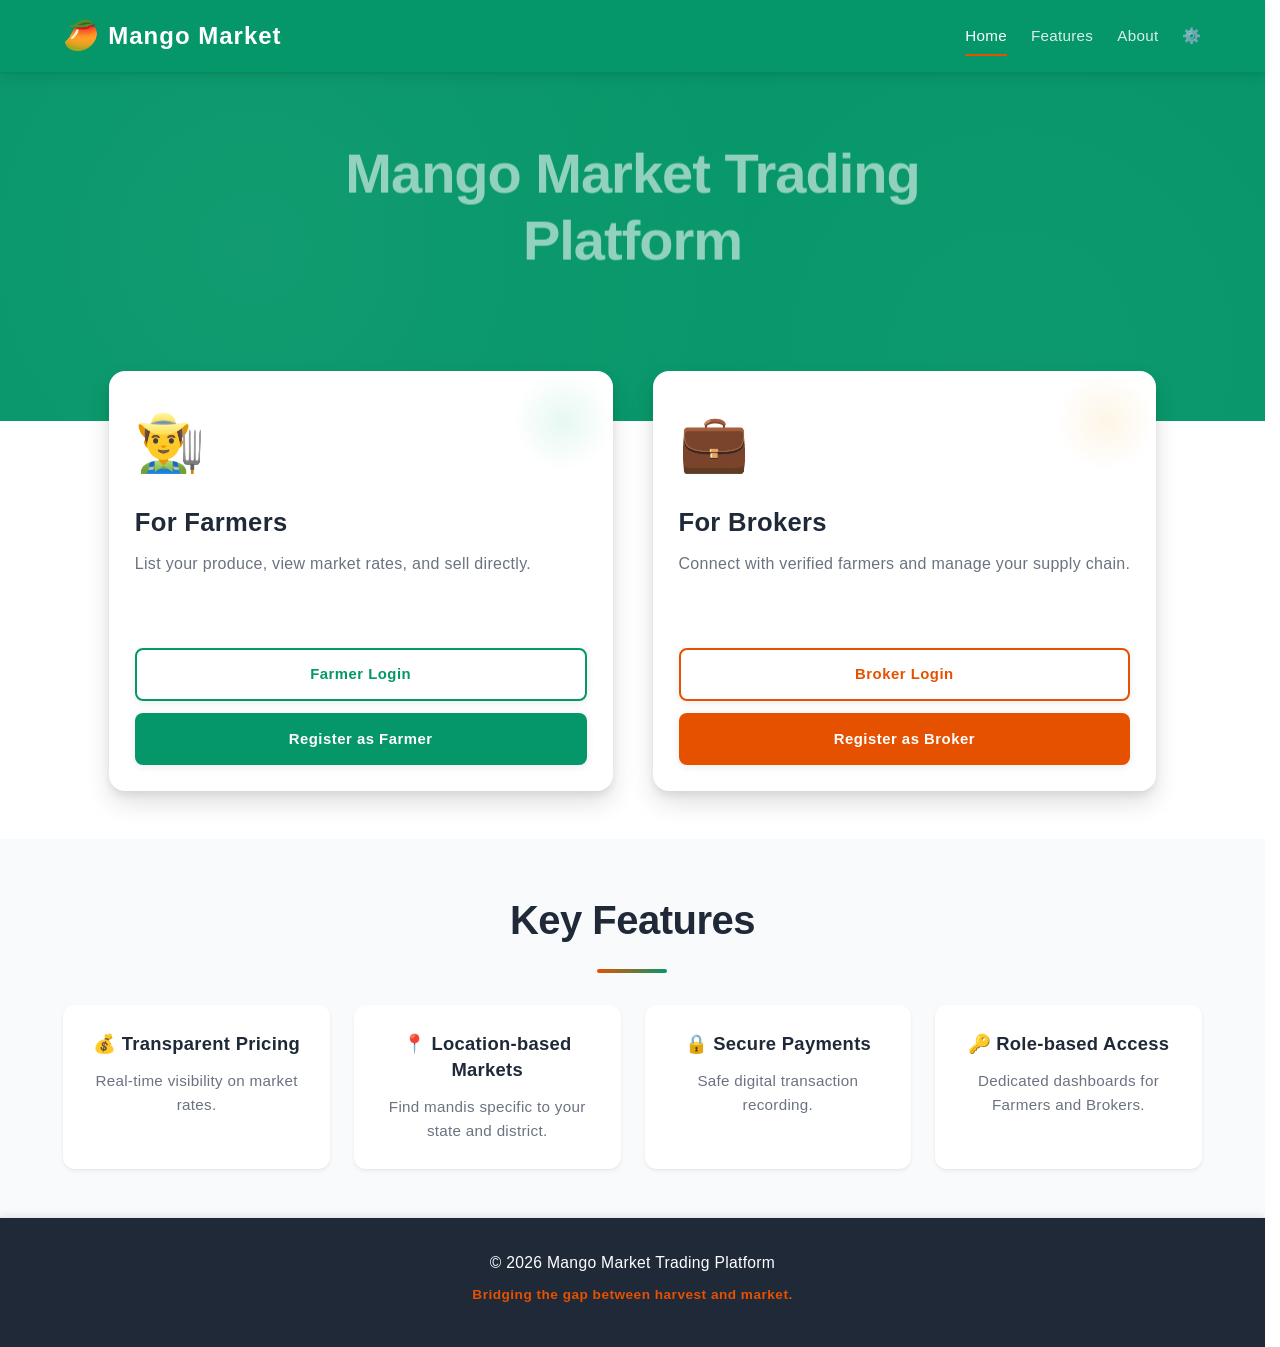
<file: frontend/index.html>
<!DOCTYPE html>
<html lang="en">
<head>
    <meta charset="UTF-8">
    <meta name="viewport" content="width=device-width, initial-scale=1.0">
    <meta http-equiv="refresh" content="0; url=html/home.html">
    <title>Redirecting...</title>
    <style>
        body {
            margin: 0;
            padding: 0;
            font-family: Arial, sans-serif;
            background-color: #f5f5f5;
        }
        .container {
            display: flex;
            justify-content: center;
            align-items: center;
            min-height: 100vh;
        }
        .message {
            text-align: center;
            background-color: #fff;
            padding: 40px;
            border-radius: 8px;
            box-shadow: 0 2px 8px rgba(0, 0, 0, 0.1);
        }
        .message h1 {
            color: #333;
            margin-top: 0;
        }
        .message p {
            color: #666;
            margin-bottom: 0;
        }
        .message a {
            color: #2e7d32;
            text-decoration: none;
            font-weight: bold;
        }
        .message a:hover {
            text-decoration: underline;
        }
    </style>
</head>
<body>
    <div class="container">
        <div class="message">
            <h1>Redirecting...</h1>
            <p>Please wait while we redirect you to the Mango Market platform.</p>
            <p>If you are not redirected automatically, <a href="html/home.html">click here</a>.</p>
        </div>
    </div>
</body>
</html>
</file>
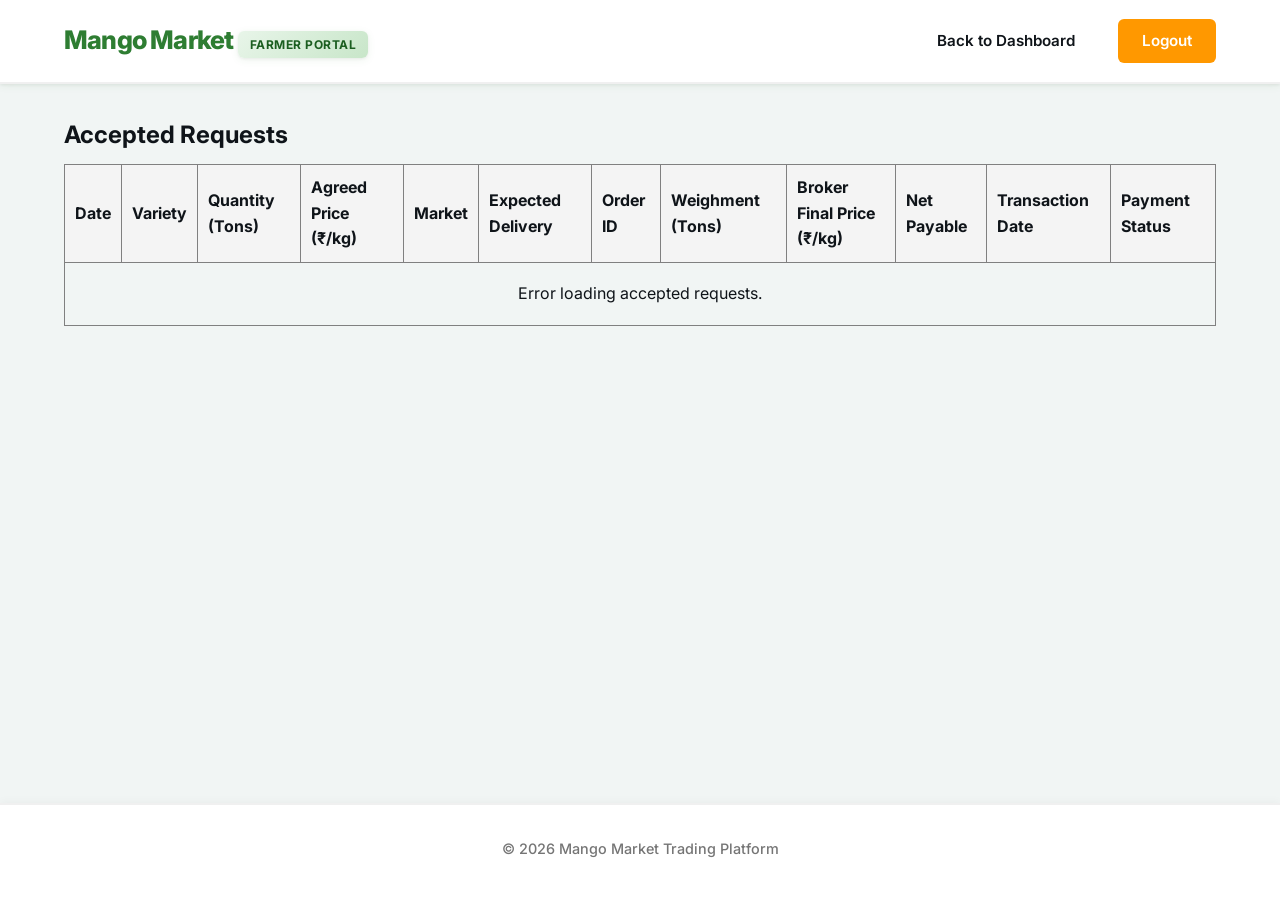
<file: frontend/html/accepted.html>
<!DOCTYPE html>
<html lang="en">
<head>
    <meta charset="UTF-8">
    <meta name="viewport" content="width=device-width, initial-scale=1.0">
    <title>Accepted Requests | Mango Market</title>
    <link rel="stylesheet" href="../css/farmer.css">
    <style>
        .back-link { margin: 12px 0; display: inline-block; }
        .accepted-table th, .accepted-table td { padding: 10px; text-align: left; }
    </style>
</head>
<body>
    <header>
        <div class="container nav-wrapper">
            <div class="brand">
                <h1>Mango Market <span>Farmer Portal</span></h1>
            </div>
            <nav class="nav-links">
                <a href="farmer_dashboard.html">Back to Dashboard</a>
                <a href="#" id="logoutBtn">Logout</a>
            </nav>
        </div>
    </header>

    <main class="container content-layout">
        <h2>Accepted Requests</h2>

        <table class="accepted-table" border="1" style="width:100%; border-collapse: collapse; margin-top: 10px;">
            <thead style="background:#f4f4f4;">
                <tr>
                    <th>Date</th>
                    <th>Variety</th>
                    <th>Quantity (Tons)</th>
                    <th>Agreed Price (₹/kg)</th>
                    <th>Market</th>
                    <th>Expected Delivery</th>
                    <th>Order ID</th>
                    <th>Weighment (Tons)</th>
                    <th>Broker Final Price (₹/kg)</th>
                    <th>Net Payable</th>
                    <th>Transaction Date</th>
                    <th>Payment Status</th>
                </tr>
            </thead>
            <tbody id="acceptedTableBody">
                <tr><td colspan="12" style="text-align:center; padding:20px;">Loading accepted requests...</td></tr>
            </tbody>
        </table>

    </main>

    <footer>
        <div class="container">
            <p>&copy; 2026 Mango Market Trading Platform</p>
        </div>
    </footer>

    <script src="../js/api.js"></script>
    <script>
        document.addEventListener('DOMContentLoaded', async () => {
            const table = document.getElementById('acceptedTableBody');
            try {
                const res = await fetch(`${API_BASE_URL}/farmer/dashboard`, { method: 'GET', credentials: 'include' });
                if (!res.ok) {
                    table.innerHTML = `<tr><td colspan="12" style="text-align:center;">Failed to load: ${res.status}</td></tr>`;
                    return;
                }
                const data = await res.json();
                const rows = (data.requests || []).filter(r => r.status === 'ACCEPTED');
                if (rows.length === 0) {
                    table.innerHTML = `<tr><td colspan="12" style="text-align:center; padding:18px;">No accepted requests found.</td></tr>`;
                    return;
                }

                table.innerHTML = rows.map(r => `
                    <tr>
                        <td>${new Date(r.created_at || r.date).toLocaleDateString()}</td>
                        <td>${r.variety || '-'}</td>
                        <td>${r.quantity_tons || '-'}</td>
                        <td>${r.agreed_price ? '₹'+Number(r.agreed_price).toFixed(2) : '-'}</td>
                        <td>${r.market_name || '-'}</td>
                        <td>${r.expected_delivery_date || '-'}</td>
                        <td>${r.order_id || '-'}</td>
                        <td>${(r.weighment_weight_tons !== null && r.weighment_weight_tons !== undefined) ? r.weighment_weight_tons : (r.latest_weighment ? r.latest_weighment.actual_weight_tons : '-') }</td>
                        <td>${(r.broker_final_price !== null && r.broker_final_price !== undefined) ? ('₹'+Number(r.broker_final_price).toFixed(2)) : (r.latest_weighment ? ('₹'+Number(r.latest_weighment.final_price_per_kg).toFixed(2)) : '-')}</td>
                        <td>${r.transaction ? ('₹'+Number(r.transaction.net_payable).toFixed(2)) : '-'}</td>
                        <td>${r.transaction ? new Date(r.transaction.transaction_date).toLocaleDateString() : '-'}</td>
                        <td>${r.transaction ? r.transaction.payment_status : 'Pending'}</td>
                    </tr>
                `).join('');

            } catch (e) {
                console.error('Accepted page load error', e);
                table.innerHTML = `<tr><td colspan="12" style="text-align:center; padding:18px;">Error loading accepted requests.</td></tr>`;
            }

            // Logout wiring (same as farmer.js)
            document.getElementById('logoutBtn').addEventListener('click', async (ev) => {
                ev.preventDefault();
                try { await fetch(`${API_BASE_URL}/auth/logout`, { method: 'POST', credentials: 'include' }); } catch (err) { }
                window.location.href = 'home.html';
            });
        });
    </script>
</body>
</html>
</file>
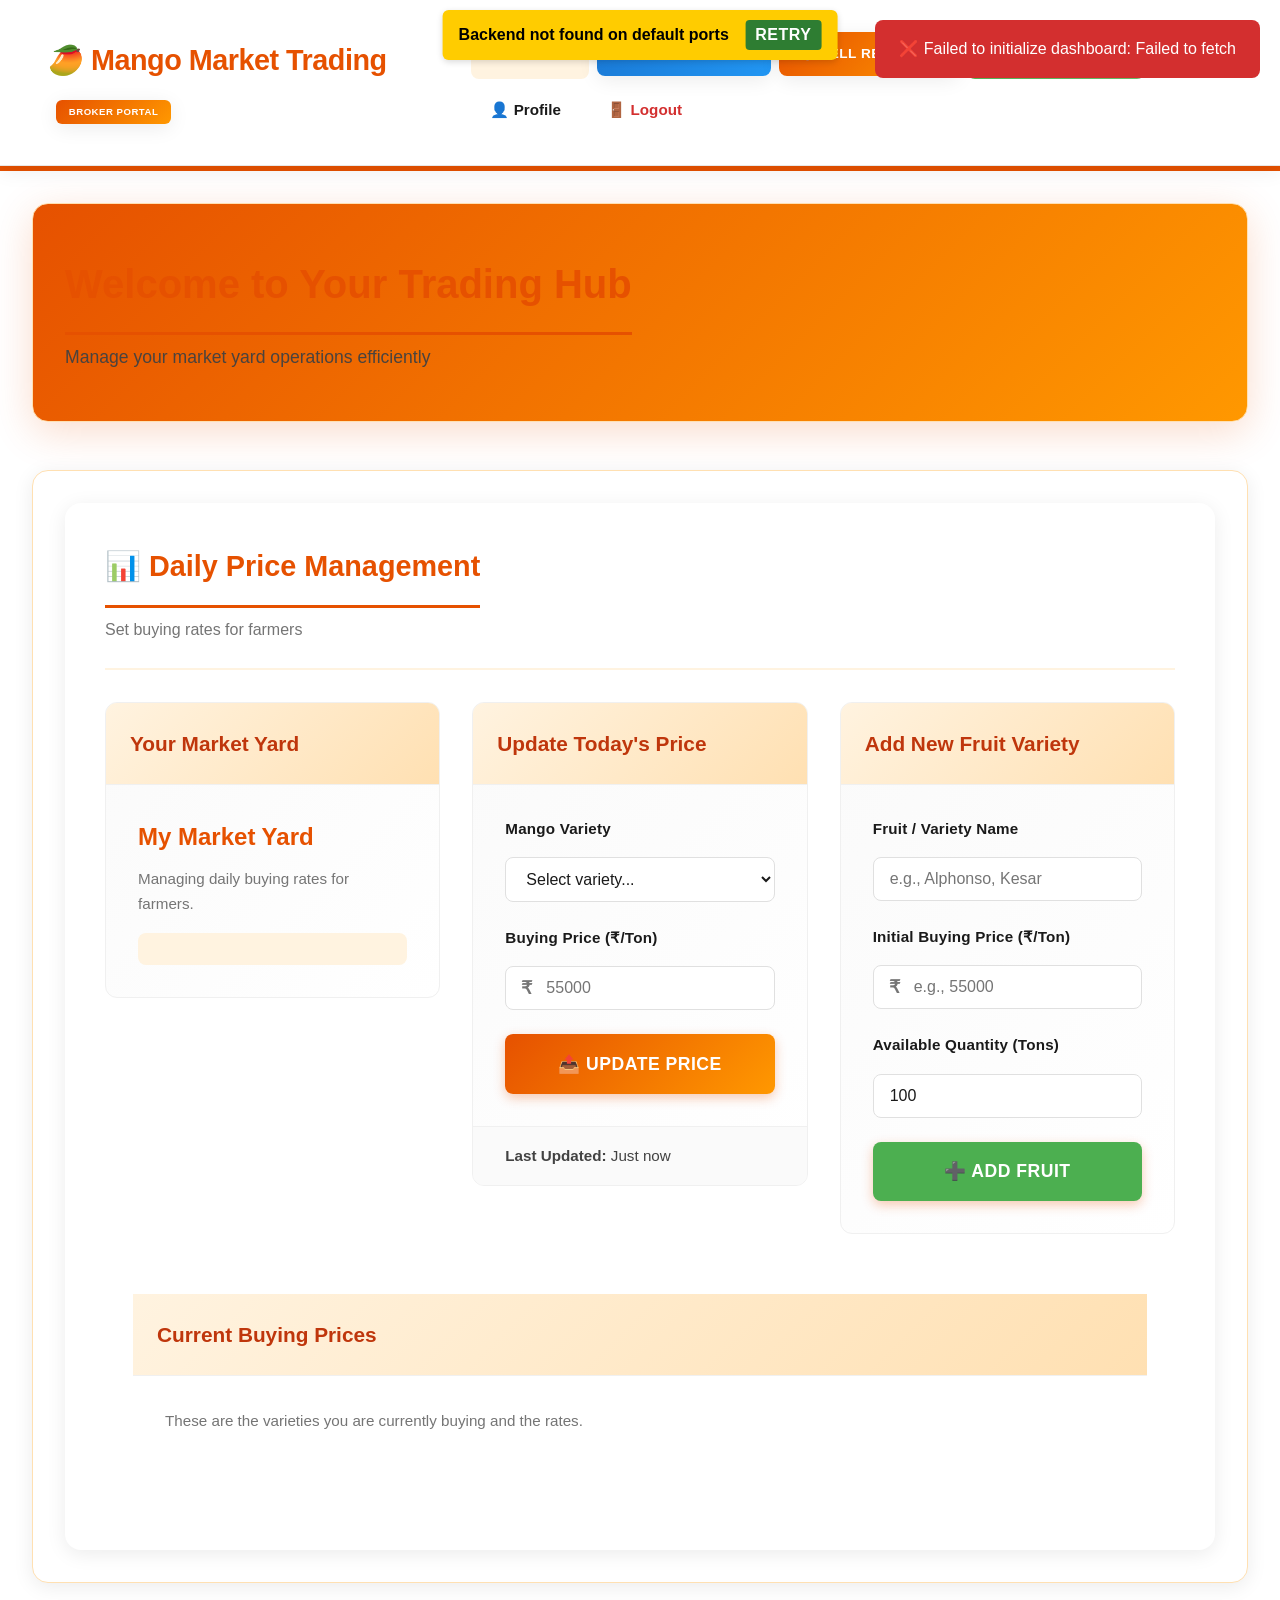
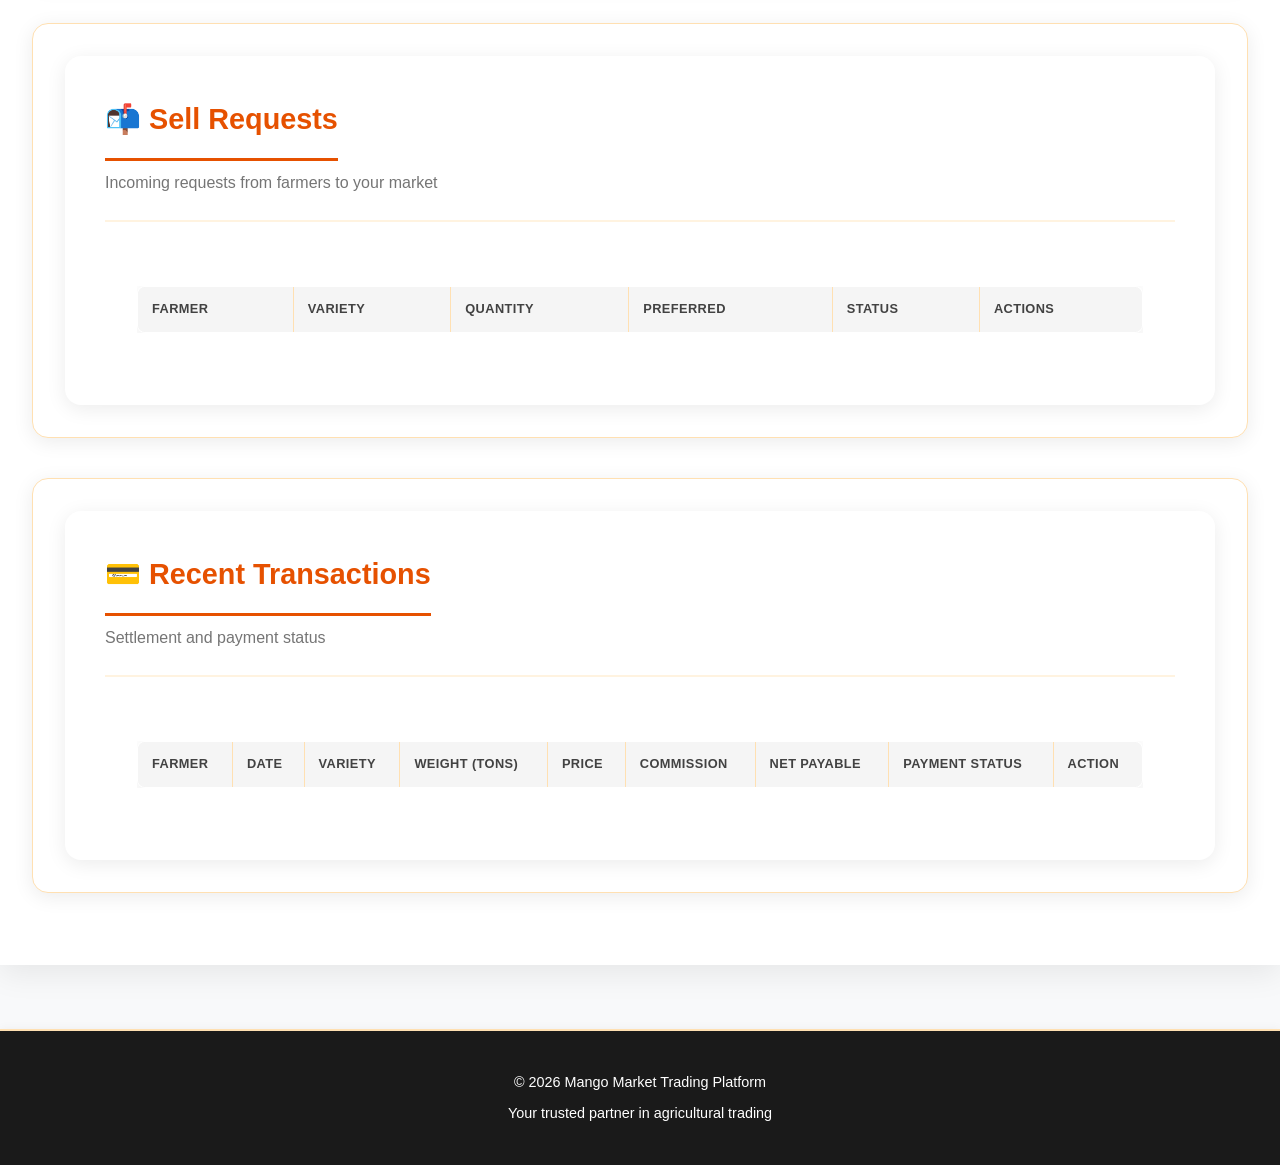
<file: frontend/html/broker_dashboard.html>
<!DOCTYPE html>
<html lang="en">
<head>
    <meta charset="UTF-8">
    <meta name="viewport" content="width=device-width, initial-scale=1.0">
    <title>Broker Dashboard | Mango Market Trading Platform</title>

    <link rel="stylesheet" href="../css/broker.css">

    <script src="../js/api.js"></script>
    <script src="../js/auth.js"></script>
    <script src="../js/broker.js"></script>
</head>
<body>

<header>
    <div class="header-container">
        <div class="header-brand">
            <h1>🥭 Mango Market Trading <span>Broker Portal</span></h1>
        </div>
        <nav class="header-nav">
            <ul>
                <li><a href="#" class="nav-link active">Dashboard</a></li>
                <li><a href="transactions.html" class="nav-link btn-transactions">💳 Transactions</a></li>
                <li><a href="sell_request.html" class="nav-link btn-sell-requests">📬 Sell Requests</a></li>
                <li><a href="weighment.html" class="nav-link btn-weighment">⚖️ New Weighment</a></li>
                <li><a href="broker_profile.html" class="nav-link">👤 Profile</a></li>
                <li><a href="#" onclick="AuthManager.logout()" class="nav-link logout-btn">🚪 Logout</a></li>
            </ul>
        </nav>
    </div>
</header>

<main>

    <section class="dashboard-hero">
        <div class="hero-content">
            <h2>Welcome to Your Trading Hub</h2>
            <p id="market-info">Manage your market yard operations efficiently</p>
        </div>
    </section>

    <section class="price-management-section">
        <div class="section-wrapper">
            <div class="section-header">
                <h2>📊 Daily Price Management</h2>
                <p>Set buying rates for farmers</p>
            </div>

            <div class="price-management-grid">
                <div class="market-card">
                    <div class="card-header">
                        <h3>Your Market Yard</h3>
                    </div>
                    <div class="card-body">
                        <p id="market-name-display" class="market-name">My Market Yard</p>
                        <p class="market-description">Managing daily buying rates for farmers.</p>
                        <div id="market-location" class="market-meta"></div>
                    </div>
                </div>

                <div class="price-card">
                    <div class="card-header">
                        <h3>Update Today's Price</h3>
                    </div>
                    <div class="card-body">
                        <form id="price-form">
                            <div class="form-group">
                                <label for="mango-variety">Mango Variety</label>
                                <select id="mango-variety" required>
                                    <option value="">Select variety...</option>
                                    <option>Banganapalli</option>
                                    <option>Totapuri</option>
                                    <option>Alphonso</option>
                                    <option>Kesar</option>
                                    <option>Dasheri</option>
                                </select>
                            </div>

                            <div class="form-group">
                                <label for="current-price">Buying Price (₹/ton)</label>
                                <div class="input-with-icon">
                                    <span class="currency">₹</span>
                                    <input type="number" id="current-price" placeholder="55000" required>
                                </div>
                            </div>

                            <button type="submit" class="btn-primary btn-large">
                                <span>📤 Update Price</span>
                            </button>
                        </form>
                    </div>
                    <div class="card-footer">
                        <p><strong>Last Updated:</strong> <span id="last-update">Just now</span></p>
                    </div>
                </div>

                <div class="price-card">
                    <div class="card-header">
                        <h3>Add New Fruit Variety</h3>
                    </div>
                    <div class="card-body">
                        <form id="add-fruit-form">
                            <div class="form-group">
                                <label for="fruit-name">Fruit / Variety Name</label>
                                <input type="text" id="fruit-name" name="fruit_name" placeholder="e.g., Alphonso, Kesar" required>
                            </div>

                            <div class="form-group">
                                <label for="fruit-initial-price">Initial Buying Price (₹/Ton)</label>
                                <div class="input-with-icon">
                                    <span class="currency">₹</span>
                                    <input type="number" id="fruit-initial-price" name="fruit_price" placeholder="e.g., 55000" required min="0" step="100">
                                </div>
                            </div>

                            <div class="form-group">
                                <label for="fruit-quantity">Available Quantity (Tons)</label>
                                <input type="number" id="fruit-quantity" name="fruit_quantity" placeholder="e.g., 100" value="100" min="1" step="1">
                            </div>

                            <button type="submit" class="btn-primary btn-large" style="background: #4caf50;">
                                <span>➕ Add Fruit</span>
                            </button>
                        </form>
                    </div>
                </div>
                
                <div class="current-prices-card">
                    <div class="card-header">
                        <h3>Current Buying Prices</h3>
                    </div>
                    <div class="card-body">
                        <p class="market-description">These are the varieties you are currently buying and the rates.</p>
                        <!-- // LAYOUT FIX: Force row-based grid for Current Buying Prices -->
                        <div id="marketPricesContainer"></div>
                    </div>
                </div>
            </div>
        </div>
    </section>

    <!-- ===== SELL REQUESTS SECTION ===== -->
    <section class="sell-requests-section spaced-section">
        <div class="section-wrapper">
            <div class="section-header">
                <h2>📬 Sell Requests</h2>
                <p>Incoming requests from farmers to your market</p>
            </div>
            <div class="card-body">
                <!-- Table view for desktop (only) -->
                <div class="table-responsive">
                    <table id="requests" class="requests-table">
                        <thead>
                            <tr>
                                <th>Farmer</th>
                                <th>Variety</th>
                                <th>Quantity</th>
                                <th>Preferred</th>
                                <th>Status</th>
                                <th>Actions</th>
                            </tr>
                        </thead>
                        <tbody></tbody>
                    </table>
                </div>
            </div>
        </div>
    </section>

    <!-- ===== TRANSACTIONS SECTION ===== -->
    <section class="transactions-section spaced-section">
        <div class="section-wrapper">
            <div class="section-header">
                <h2>💳 Recent Transactions</h2>
                <p>Settlement and payment status</p>
            </div>
            <div class="card-body">
                <div class="table-responsive">
                    <table id="transactions" class="transactions-table">
                        <thead>
                            <tr>
                                <th>Farmer</th>
                                <th>Date</th>
                                <th>Variety</th>
                                <th>Weight (Tons)</th>
                                <th>Price</th>
                                <th>Commission</th>
                                <th>Net Payable</th>
                                <th>Payment Status</th>
                                <th>Action</th>
                            </tr>
                        </thead>
                        <tbody></tbody>
                    </table>
                </div>
            </div>
        </div>
    </section>

    <!-- ===== CONFIRM ACCEPT MODAL (FRONTEND ONLY) ===== -->
    <div id="confirmAcceptModal" class="modal modal-small">
        <div class="modal-content">
            <span class="modal-close close-confirm-modal">&times;</span>
            <h3>Confirm Accept</h3>
            <div id="confirmAcceptBody">
                <p id="confirmAcceptMessage">Are you sure you want to accept this sell request? Accepting will lock the agreed price and generate an order.</p>
                <div class="modal-actions">
                    <button id="confirmAcceptBtn" class="btn-success">Yes, Accept</button>
                    <button id="confirmAcceptCancelBtn" class="btn-secondary">Cancel</button>
                </div>
            </div>
        </div>
    </div>

    <!-- ===== ACCEPT SELL REQUEST MODAL ===== -->
    <div id="acceptModal" class="modal modal-medium">
        <div class="modal-content">
            <span class="modal-close close-accept-modal">&times;</span>
            <h3>Accept Sell Request</h3>
            <div id="acceptModalBody">
                <p><strong>Farmer:</strong> <span id="acceptFarmerName">-</span></p>
                <p><strong>Variety:</strong> <span id="acceptVariety">-</span></p>
                <p><strong>Quantity (Tons):</strong> <span id="acceptQuantity">-</span></p>

                <div class="form-group">
                    <label>Agreed Price (₹/kg)</label>
                    <input type="number" id="acceptAgreedPrice" step="0.01" min="0">
                    <small id="acceptPriceHelp" class="help-text">Default uses current market price.</small>
                </div>

                <div class="form-group">
                    <label>Expected Delivery Date</label>
                    <input type="date" id="acceptExpectedDate">
                </div>

                <div class="modal-actions">
                    <button id="acceptConfirmBtn" class="btn-success">Confirm Accept</button>
                    <button id="acceptCancelBtn" class="btn-secondary">Cancel</button>
                </div>
            </div>
        </div>
    </div>

    <!-- ===== REJECT SELL REQUEST MODAL ===== -->
    <div id="rejectModal" class="modal modal-small">
        <div class="modal-content">
            <span class="modal-close close-reject-modal">&times;</span>
            <h3>Reject Sell Request</h3>
            <div id="rejectModalBody">
                <p id="rejectFarmerInfo">Enter rejection reason:</p>
                <div class="form-group">
                    <textarea id="rejectReason" rows="4" placeholder="Provide reason for rejection (required)"></textarea>
                </div>
                <div class="modal-actions">
                    <button id="rejectConfirmBtn" class="btn-danger">Reject</button>
                    <button id="rejectCancelBtn" class="btn-secondary">Cancel</button>
                </div>
            </div>
        </div>
    </div>

    <!-- ===== DELETE CONFIRMATION MODAL (replaces native confirm) ===== -->
    <div id="confirmDeleteModal" class="modal modal-small">
        <div class="modal-content">
            <span class="modal-close close-delete-modal">&times;</span>
            <h3>Confirm Deletion</h3>
            <div id="confirmDeleteBody">
                <p id="confirmDeleteMessage">Are you sure you want to delete this variety from your market? This action cannot be undone.</p>
                <div class="modal-actions">
                    <button id="confirmDeleteBtn" class="btn-danger">Delete</button>
                    <button id="confirmDeleteCancelBtn" class="btn-secondary">Cancel</button>
                </div>
            </div>
        </div>
    </div>

</main>

<footer>
    <div class="footer-content">
        <p>&copy; 2026 Mango Market Trading Platform</p>
        <p>Your trusted partner in agricultural trading</p>
    </div>
</footer>

<style>
    /* ====== MODERN E-COMMERCE STYLE ====== */
    
    :root {
        --primary-orange: #e65100;
        --primary-orange-dark: #bf360c;
        --primary-orange-light: #ff8a50;
        --secondary-orange: #ff9800;
        --light-orange: #fff3e0;
        --accent-green: #4caf50;
        --accent-red: #d32f2f;
        --accent-blue: #1976d2;
        --text-dark: #1a1a1a;
        --text-medium: #424242;
        --text-light: #757575;
        --bg-body: #f8f9fa;
        --white: #ffffff;
        --card-shadow: 0 4px 20px rgba(0, 0, 0, 0.08);
        --card-shadow-hover: 0 8px 40px rgba(0, 0, 0, 0.15);
    }

    /* ===== Modal overlay & content ===== */
    .modal {
        position: fixed;
        inset: 0;
        display: none;
        align-items: center;
        justify-content: center;
        background: rgba(0,0,0,0.45);
        z-index: 10000;
        padding: 2rem;
    }

    .modal-content {
        background: var(--white);
        border-radius: 12px;
        padding: 1rem 1.25rem;
        box-shadow: var(--card-shadow);
        width: 100%;
        max-width: 520px;
    }

    * {
        margin: 0;
        padding: 0;
        box-sizing: border-box;
    }

    html {
        scroll-behavior: smooth;
    }

    body {
        font-family: -apple-system, BlinkMacSystemFont, 'Segoe UI', 'Roboto', 'Oxygen', 'Ubuntu', 'Cantarell', sans-serif;
        background-color: var(--bg-body);
        color: var(--text-dark);
        line-height: 1.6;
        -webkit-font-smoothing: antialiased;
    }

    /* ====== HEADER ====== */
    header {
        background: var(--white);
        border-bottom: 1px solid #e8e8e8;
        position: sticky;
        top: 0;
        z-index: 100;
        box-shadow: var(--card-shadow);
    }

    .header-container {
        max-width: 1400px;
        margin: 0 auto;
        padding: 1rem 2rem;
        display: flex;
        justify-content: space-between;
        align-items: center;
        gap: 2rem;
    }

    .header-brand h1 {
        font-size: 1.8rem;
        color: var(--primary-orange);
        font-weight: 800;
        letter-spacing: -0.5px;
    }

    .header-brand h1 span {
        background: linear-gradient(135deg, var(--primary-orange), var(--secondary-orange));
        color: white;
        padding: 0.4rem 0.8rem;
        border-radius: 6px;
        font-size: 0.6rem;
        font-weight: 700;
        text-transform: uppercase;
        letter-spacing: 0.5px;
        margin-left: 0.5rem;
    }

    .header-nav ul {
        list-style: none;
        display: flex;
        gap: 0.5rem;
        flex-wrap: wrap;
    }

    .nav-link {
        color: var(--text-dark);
        text-decoration: none;
        font-weight: 600;
        font-size: 0.95rem;
        padding: 0.7rem 1.2rem;
        border-radius: 8px;
        transition: all 0.3s ease;
        display: inline-block;
    }

    .nav-link:hover {
        background-color: var(--light-orange);
        color: var(--primary-orange);
    }

    .nav-link:focus-visible { outline: 3px solid rgba(230,81,0,0.12); border-radius:8px; }

    .nav-link.active {
        background-color: var(--light-orange);
        color: var(--primary-orange);
    }

    .nav-link.btn-sell-requests {
        background: linear-gradient(135deg, var(--primary-orange), var(--secondary-orange));
        color: white;
        font-weight: 700;
    }

    .nav-link.btn-sell-requests:hover {
        color: white;
        background: linear-gradient(135deg, var(--primary-orange-dark), var(--primary-orange));
        transform: translateY(-2px);
        box-shadow: 0 4px 12px rgba(230, 81, 0, 0.3);
    }

    .nav-link.btn-transactions {
        background: linear-gradient(135deg, var(--accent-blue), #2196f3);
        color: white;
        font-weight: 700;
    }

    .nav-link.btn-transactions:hover {
        color: white;
        background: linear-gradient(135deg, #1565c0, var(--accent-blue));
        transform: translateY(-2px);
        box-shadow: 0 4px 12px rgba(25, 118, 210, 0.3);
    }

    /* New Weighment button style */
    .nav-link.btn-weighment {
        background: linear-gradient(135deg, var(--accent-green), #66bb6a);
        color: white;
        font-weight: 700;
    }

    .nav-link.btn-weighment:hover {
        color: white;
        background: linear-gradient(135deg, #43a047, var(--accent-green));
        transform: translateY(-2px);
        box-shadow: 0 4px 12px rgba(67, 160, 71, 0.25);
    }

    .logout-btn {
        color: var(--accent-red);
    }

    .logout-btn:hover {
        background-color: rgba(211, 47, 47, 0.1);
        color: var(--accent-red);
    }

    /* ====== MAIN ====== */
    main {
        max-width: 1400px;
        margin: 0 auto;
        padding: 2rem;
    }

    /* ====== HERO SECTION ====== */
    .dashboard-hero {
        background: linear-gradient(135deg, var(--primary-orange), var(--secondary-orange));
        color: white;
        padding: 3rem 2rem;
        border-radius: 16px;
        margin-bottom: 3rem;
        box-shadow: 0 10px 40px rgba(230, 81, 0, 0.2);
    }

    .hero-content h2 {
        font-size: 2.5rem;
        margin-bottom: 0.5rem;
        font-weight: 800;
    }

    .hero-content p {
        font-size: 1.1rem;
        opacity: 0.95;
    }

    /* ====== SECTIONS ====== */
    .section-wrapper {
        background: var(--white);
        border-radius: 16px;
        padding: 2.5rem;
        box-shadow: var(--card-shadow);
        transition: all 0.3s ease;
    }

    .section-wrapper:hover {
        box-shadow: var(--card-shadow-hover);
    }

    .section-header {
        margin-bottom: 2rem;
        padding-bottom: 1.5rem;
        border-bottom: 2px solid var(--light-orange);
    }

    .section-header h2 {
        font-size: 1.8rem;
        color: var(--primary-orange);
        font-weight: 800;
        margin-bottom: 0.5rem;
    }

    .section-header p {
        color: var(--text-light);
        font-size: 1rem;
    }

    /* ====== PRICE MANAGEMENT ====== */
    .price-management-grid {
        display: grid;
        grid-template-columns: repeat(3, 1fr); /* Desktop: 3 equal columns */
        gap: 2rem;
        align-items: start;
    }

    .market-card,
    .price-card {
        background: linear-gradient(135deg, #fafafa, #ffffff);
        border: 1px solid #f0f0f0;
        border-radius: 12px;
        overflow: hidden;
        transition: all 0.3s ease;
    }

    .market-card:hover,
    .price-card:hover {
        border-color: var(--primary-orange);
        box-shadow: 0 8px 24px rgba(230, 81, 0, 0.12);
    }

    .card-header {
        background: linear-gradient(135deg, var(--light-orange), #ffe0b2);
        padding: 1.5rem;
        border-bottom: 1px solid #f0f0f0;
    }

    .card-header h3 {
        font-size: 1.3rem;
        color: var(--primary-orange-dark);
        font-weight: 700;
        margin: 0;
    }

    .card-body {
        padding: 2rem;
    }

    .card-footer {
        background: #fafafa;
        padding: 1rem 2rem;
        border-top: 1px solid #f0f0f0;
        font-size: 0.9rem;
        color: var(--text-medium);
    }

    .market-name {
        font-size: 1.5rem;
        font-weight: 700;
        color: var(--primary-orange);
        margin-bottom: 0.5rem;
    }

    .market-description {
        color: var(--text-light);
        margin-bottom: 1rem;
    }

    .market-meta {
        background: var(--light-orange);
        padding: 1rem;
        border-radius: 8px;
        font-size: 0.95rem;
        color: var(--text-medium);
    }

    /* ====== MARKET PRICES LIST ====== */
    /* LAYOUT FIX: Force row-based grid for Current Buying Prices */
    #marketPricesContainer, .market-prices {
        display: grid;
        grid-template-columns: repeat(3, 1fr); /* Desktop: 3 columns */
        gap: 24px;
        align-items: start;
        justify-content: stretch;
    }

    /* Tablet: 2 columns */
    @media (max-width: 1023px) {
        #marketPricesContainer, .market-prices {
            grid-template-columns: repeat(2, 1fr);
        }
    }

    /* Mobile: 1 column */
    @media (max-width: 767px) {
        #marketPricesContainer, .market-prices {
            grid-template-columns: repeat(1, 1fr);
        }
    }

    .price-entry {
        background: #fff;
        padding: 16px 18px;
        border-radius: 10px;
        border: 1px solid #eee;
        box-shadow: 0 6px 18px rgba(0,0,0,0.04);
        width: 100%;
        max-width: none; /* allow grid to control sizing */
        box-sizing: border-box;
        margin: 0;
    }

    .price-entry .variety {
        font-weight: 700;
        color: #333;
        margin-bottom: 6px;
    }

    .price-entry .price {
        color: #2e7d32;
        font-weight: 800;
        font-size: 1.05rem;
    }

    .price-entry .qty {
        font-size: 0.95rem;
        color: #666;
        margin-top: 6px;
    }

    /* ===== Additional Elements ===== */
    .status-badge {
        display: inline-block;
        padding: 6px 10px;
        border-radius: 999px;
        font-weight: 700;
        font-size: 0.85rem;
        color: #fff;
    }
    .status-badge.pending { background: #ffb300; color: #222; }
    .status-badge.accepted { background: #4caf50; }
    .status-badge.rejected { background: #d32f2f; }
    .request-card {
        background: #fff;
        border: 1px solid #eee;
        border-radius: 10px;
        padding: 12px;
        width: 320px;
        box-shadow: 0 6px 18px rgba(0,0,0,0.04);
    }
    .card-header-request h3 { margin:0; font-size:1rem; color:var(--primary-orange); }
    .request-meta { display:flex; gap:8px; flex-wrap:wrap; margin-top:8px; }
    .meta-item { min-width:120px; }
    .meta-label { font-size:0.8rem; color:var(--text-light); }
    .meta-value { font-weight:700; color:var(--text-dark); }

    /* ===== Confirm Modal (single unified style) ===== */
    /* The main .modal/.modal-content rules are defined above. Keep them unified. */

    /* ====== SPACING & TABLE RESPONSIVE HELPERS ====== */
    .spaced-section { margin-top: 2rem; }
    .table-responsive { overflow:auto; -webkit-overflow-scrolling: touch; }

    /* Table styling for requests and transactions */
    .requests-table th, #transactions th {
        padding: 12px 14px;
        text-align: left;
        font-weight: 700;
        color: var(--text-medium);
        border-bottom: 1px solid #f0f0f0;
    }

    .requests-table td, #transactions td {
        padding: 12px 14px;
        border-bottom: 1px solid #f9f9f9;
        color: var(--text-dark);
        vertical-align: middle;
    }

    .requests-table tbody tr:hover, #transactions tbody tr:hover {
        background: rgba(230,81,0,0.03);
    }

    /* Action buttons inside table rows */
    .requests-table .action-btn, .transactions-table .action-btn { padding:6px 10px; border-radius:6px; font-weight:700; border:none; cursor:pointer; }
    .requests-table .action-btn.accept { background: linear-gradient(135deg, #43a047, #2e7d32); color:#fff; }
    .requests-table .action-btn.reject { background: linear-gradient(135deg, #e53935, #c62828); color:#fff; }
    .transactions-table .action-btn.view { background:#f6f6f6; color:#333; border:1px solid #e9e9e9; }

    /* ====== BUTTON VARIANTS ====== */
    .btn-success { background: linear-gradient(135deg, #2e7d32, #43a047); color:#fff; border:none; padding:8px 12px; border-radius:8px; font-weight:700; cursor:pointer; }
    .btn-success:hover { transform: translateY(-2px); box-shadow: 0 8px 20px rgba(67,160,71,0.18); }

    .btn-secondary { background: #f6f6f6; color: #333; border: 1px solid #e0e0e0; padding:8px 12px; border-radius:8px; cursor:pointer; }
    .btn-secondary:hover { background: #eef2f2; transform: translateY(-1px); }

    .btn-danger { background: linear-gradient(135deg, var(--accent-red), #c62828); color:#fff; border:none; padding:8px 12px; border-radius:8px; font-weight:700; cursor:pointer; }
    .btn-danger:hover { transform: translateY(-2px); box-shadow: 0 8px 20px rgba(214,47,47,0.18); }

    /* Ensure footer content doesn't stretch too much */
    footer .footer-content { max-width: 1200px; margin: 0 auto; }

    /* ====== FORM STYLES ====== */

    /* Modal size helpers */
    .modal.modal-small .modal-content { max-width: 420px; }
    .modal.modal-medium .modal-content { max-width: 480px; }

    /* Modal helper elements */
    .modal-close { float: right; font-size: 22px; cursor: pointer; line-height:1; }
    .modal-actions { margin-top:12px; display:flex; gap:8px; justify-content:flex-end; }
    .help-text { color: #666; font-size:0.95rem; }

    /* Textareas & inputs fallback styles */
    .form-group textarea { width:100%; padding:8px; border-radius:8px; border:1.5px solid #e0e0e0; font-family:inherit; }
    .form-group textarea:focus { outline:none; box-shadow:0 0 0 3px rgba(230,81,0,0.08); border-color:var(--primary-orange); }
    .form-group {
        margin-bottom: 1.5rem;
    }

    .form-group label {
        display: block;
        font-weight: 600;
        color: var(--text-dark);
        margin-bottom: 0.5rem;
        font-size: 0.95rem;
    }

    .form-group select,
    .form-group input,
    .requests-table,
    .transactions-table {
        width: 100%;
        padding: 0.75rem 1rem;
        border: 1.5px solid #e0e0e0;
        border-radius: 8px;
        font-size: 1rem;
        font-family: inherit;
        transition: all 0.3s ease;
    }

    .requests-table, .transactions-table { border-collapse: collapse; }

    .form-group select:focus,
    .form-group input:focus {
        outline: none;
        border-color: var(--primary-orange);
        box-shadow: 0 0 0 3px rgba(230, 81, 0, 0.1);
    }

    .input-with-icon {
        position: relative;
        display: flex;
        align-items: center;
    }

    .currency {
        position: absolute;
        left: 1rem;
        color: var(--text-light);
        font-weight: 600;
        font-size: 1.1rem;
    }

    .input-with-icon input {
        padding-left: 2.5rem;
    }

    /* ====== BUTTONS ====== */
    .btn-primary {
        background: linear-gradient(135deg, var(--primary-orange), var(--secondary-orange));
        color: white;
        border: none;
        padding: 1rem 2rem;
        font-size: 1rem;
        font-weight: 700;
        border-radius: 8px;
        cursor: pointer;
        transition: all 0.3s ease;
        display: flex;
        align-items: center;
        justify-content: center;
        gap: 0.5rem;
    }

    .btn-primary:hover {
        background: linear-gradient(135deg, var(--primary-orange-dark), var(--primary-orange));
        transform: translateY(-2px);
        box-shadow: 0 8px 20px rgba(230, 81, 0, 0.3);
    }

    .btn-primary:active {
        transform: translateY(0);
    }

    .btn-large {
        width: 100%;
        padding: 1.2rem;
        font-size: 1.1rem;
    }

    /* ====== FOOTER ====== */
    footer {
        background: var(--text-dark);
        color: var(--white);
        text-align: center;
        padding: 2rem;
        margin-top: 4rem;
    }

    .footer-content p {
        margin: 0.5rem 0;
    }

    /* ====== RESPONSIVE ====== */
    @media (max-width: 1024px) {
        .price-management-grid {
            grid-template-columns: 1fr;
        }

        .header-container {
            flex-direction: column;
            gap: 1rem;
        }

        .header-brand h1 {
            font-size: 1.5rem;
        }

        main {
            padding: 1.5rem;
        }
    }

    @media (max-width: 768px) {
        .header-nav ul {
            flex-direction: column;
            gap: 0.5rem;
        }

        .nav-link {
            width: 100%;
            text-align: center;
        }

        .dashboard-hero {
            padding: 2rem 1rem;
        }

        .hero-content h2 {
            font-size: 1.8rem;
        }

        .section-wrapper {
            padding: 1.5rem;
        }

        .card-body {
            padding: 1.5rem;
        }
    }
</style>

</body>
</html>
</file>
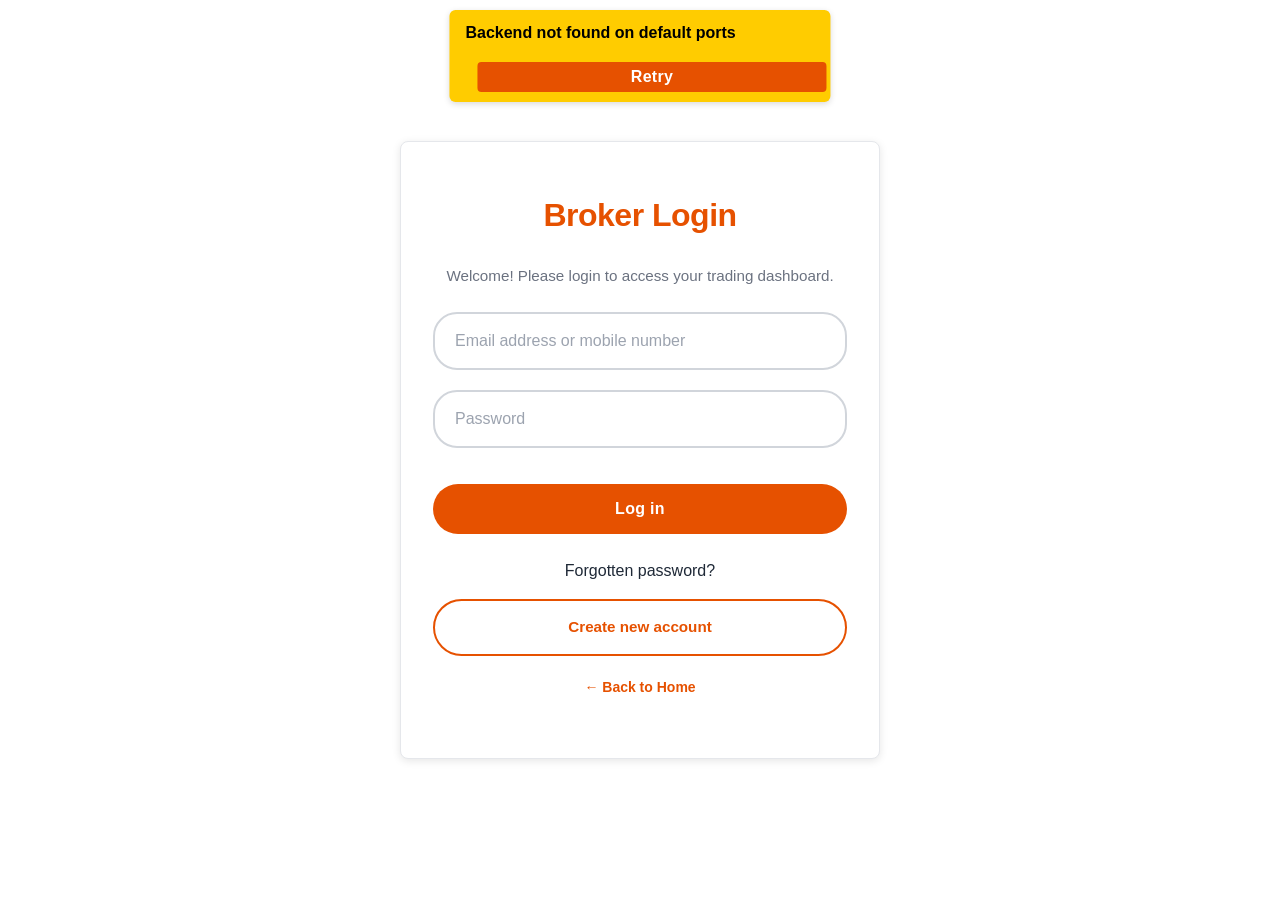
<file: frontend/html/broker_login.html>
<!DOCTYPE html>
<html lang="en">
<head>
    <meta charset="UTF-8">
    <meta name="viewport" content="width=device-width, initial-scale=1.0">
    <title>Broker Login - Mango Market</title>
    <link rel="stylesheet" href="../css/auth.css">
    <style>
        /* Broker Theme - Orange */
        h2 { color: #e65100 !important; }
        button, .btn-primary, .broker-btn { background: #e65100 !important; }
        button:hover, .btn-primary:hover, .broker-btn:hover { background: #bf360c !important; }
        
        /* Broker-specific button styles */
        .btn-outline { border-color: #e65100 !important; color: #e65100 !important; }
        .btn-outline:hover { border-color: #bf360c !important; color: #bf360c !important; background: rgba(230, 81, 0, 0.1) !important; }

        /* Modal Styles */
        .modal {
            display: none;
            position: fixed;
            z-index: 1000;
            left: 0;
            top: 0;
            width: 100%;
            height: 100%;
            background-color: rgba(0, 0, 0, 0.5);
            animation: fadeIn 0.3s ease-in;
        }

        @keyframes fadeIn {
            from { opacity: 0; }
            to { opacity: 1; }
        }

        .modal-content {
            background: #ffffff;
            margin: 5% auto;
            padding: 40px;
            border-radius: 8px;
            width: 90%;
            max-width: 480px;
            box-shadow: 0 2px 12px rgba(0, 0, 0, 0.15);
            animation: slideDown 0.3s ease-out;
            border: 1px solid #e5e7eb;
        }

        @keyframes slideDown {
            from { transform: translateY(-30px); opacity: 0; }
            to { transform: translateY(0); opacity: 1; }
        }

        .modal-close {
            color: #9ca3af;
            float: right;
            font-size: 28px;
            font-weight: bold;
            cursor: pointer;
            line-height: 20px;
            transition: color 0.25s ease;
        }

        .modal-close:hover {
            color: #e65100;
        }

        .modal h2 {
            color: #e65100;
            margin-top: 0;
            margin-bottom: 20px;
            font-size: 24px;
            clear: both;
        }

        .modal-step {
            display: none;
        }

        .modal-step.active {
            display: block;
        }

        .step-indicator {
            text-align: center;
            color: #6b7280;
            margin-bottom: 16px;
            font-size: 14px;
        }

        .modal-form-group {
            margin-bottom: 16px;
        }

        .modal-form-group label {
            display: none;
        }

        .modal-form-group input {
            width: 100%;
            padding: 12px;
            border: 2px solid #e65100;
            border-radius: 6px;
            font-size: 14px;
            box-sizing: border-box;
            transition: all 0.25s ease;
            background-color: #ffffff;
        }

        .modal-form-group input:focus {
            outline: none;
            border-color: #e65100;
            box-shadow: 0 0 0 3px rgba(230, 81, 0, 0.15);
        }

        .modal-form-group input.error {
            border-color: #dc2626 !important;
            background-color: #fef2f2 !important;
        }

        .modal-form-group .field-error {
            display: block;
            margin-top: 6px;
            color: #dc2626;
            font-size: 13px;
        }

        .modal-buttons {
            display: flex;
            gap: 10px;
            margin-top: 20px;
        }

        .modal-buttons button {
            flex: 1;
            padding: 10px;
            border: none;
            border-radius: 6px;
            font-size: 14px;
            font-weight: 600;
            cursor: pointer;
            transition: all 0.25s ease;
        }

        .btn-primary {
            background: #e65100;
            color: white;
        }

        .btn-primary:hover {
            background: #bf360c;
        }

        .btn-secondary {
            background-color: #e5e7eb;
            color: #1f2937;
            border: none;
        }

        .btn-secondary:hover {
            background-color: #d1d5db;
        }

        .success-message {
            background: #fff3e0;
            color: #b45309;
            padding: 12px;
            border-radius: 6px;
            margin-bottom: 16px;
            border-left: 4px solid #e65100;
        }

        .loading {
            display: inline-block;
            width: 12px;
            height: 12px;
            border: 2px solid #f3f3f3;
            border-top: 2px solid #e65100;
            border-radius: 50%;
            animation: spin 1s linear infinite;
            margin-left: 8px;
        }

        @keyframes spin {
            0% { transform: rotate(0deg); }
            100% { transform: rotate(360deg); }
        }
    </style>
</head>
<body>

    <div class="container">
        <h2>Broker Login</h2>
        <p>Welcome! Please login to access your trading dashboard.</p>

        <form id="brokerLoginForm">
            <div class="form-group">
                <label for="identifier">Phone Number or Email</label>
                <input type="text" id="identifier" name="identifier" placeholder="Email address or mobile number" required>
            </div>

            <div class="form-group">
                <label for="password">Password</label>
                <input type="password" id="password" name="password" placeholder="Password" required>
            </div>

            <button type="submit" class="broker-btn">Log in</button>
        </form>

        <div class="links">
            <a href="#" id="forgotPasswordLink" class="forgot-password-btn">Forgotten password?</a>
            <a href="new_broker_register.html" class="btn-outline" style="display: block; text-decoration: none; text-align: center;\">Create new account</a>
            <p style="text-align: center; margin-top: 20px;\"><a href="home.html" style="text-decoration: none; color: #e65100; font-size: 14px;\">← Back to Home</a></p>
        </div>
    </div>

    <!-- Forgot Password Modal -->
    <div id="forgotPasswordModal" class="modal">
        <div class="modal-content">
            <span class="modal-close" id="modalClose">&times;</span>

            <!-- Step 1: Email Entry -->
            <div id="step1" class="modal-step active">
                <h2>Forgot Password?</h2>
                <p style="color: #6b7280; margin-bottom: 16px; font-size: 14px;">
                    Enter your registered email to receive an OTP.
                </p>

                <div class="modal-form-group">
                    <label for="forgotEmail">Registered Email</label>
                    <input type="email" id="forgotEmail" name="email" placeholder="Enter your registered email" required>
                    <div class="field-error"></div>
                </div>

                <div class="modal-buttons">
                    <button type="button" class="btn-secondary" id="cancelBtn1">Cancel</button>
                    <button type="button" class="btn-primary" id="sendOtpBtn">Send OTP</button>
                </div>
            </div>

            <!-- Step 2: OTP Verification -->
            <div id="step2" class="modal-step">
                <h2>Verify OTP</h2>
                <p style="color: #6b7280; margin-bottom: 16px; font-size: 14px;">
                    Enter the 6-digit OTP sent to your email.
                </p>

                <div class="step-indicator">
                    OTP valid for 5 minutes
                </div>

                <div class="modal-form-group">
                    <label for="otpInput">Enter OTP</label>
                    <input type="text" id="otpInput" name="otp" placeholder="000000" maxlength="6" pattern="\d{6}" required>
                    <div class="field-error"></div>
                </div>

                <div class="modal-buttons">
                    <button type="button" class="btn-secondary" id="cancelBtn2">Back</button>
                    <button type="button" class="btn-primary" id="verifyOtpBtn">Verify OTP</button>
                </div>
            </div>

            <!-- Step 3: Password Reset -->
            <div id="step3" class="modal-step">
                <h2>Create New Password</h2>
                <p style="color: #6b7280; margin-bottom: 16px; font-size: 14px;">
                    Enter your new password (min 6 characters with letters, numbers, symbols).
                </p>

                <div class="modal-form-group">
                    <label for="newPassword">New Password</label>
                    <input type="password" id="newPassword" name="new_password" placeholder="Min 6 chars: mix letters, numbers, symbols" required>
                    <div class="field-error"></div>
                </div>

                <div class="modal-form-group">
                    <label for="confirmPassword">Confirm Password</label>
                    <input type="password" id="confirmPassword" name="confirm_password" placeholder="Re-enter password" required>
                    <div class="field-error"></div>
                </div>

                <div class="modal-buttons">
                    <button type="button" class="btn-secondary" id="cancelBtn3">Cancel</button>
                    <button type="button" class="btn-primary" id="resetPasswordBtn">Reset Password</button>
                </div>
            </div>

            <!-- Step 4: Success -->
            <div id="step4" class="modal-step">
                <h2 style="color: #b45309;">✓ Success!</h2>
                <div class="success-message">
                    Your password has been reset successfully.
                </div>
                <p style="color: #6b7280; margin-bottom: 16px; font-size: 14px;">
                    You can now login with your new password.
                </p>

                <div class="modal-buttons">
                    <button type="button" class="btn-primary" id="loginBtn" style="width: 100%;">Back to Login</button>
                </div>
            </div>
        </div>
    </div>

    <script src="../js/api.js"></script>
    <script src="../js/auth.js"></script>
</body>
</html>
</file>
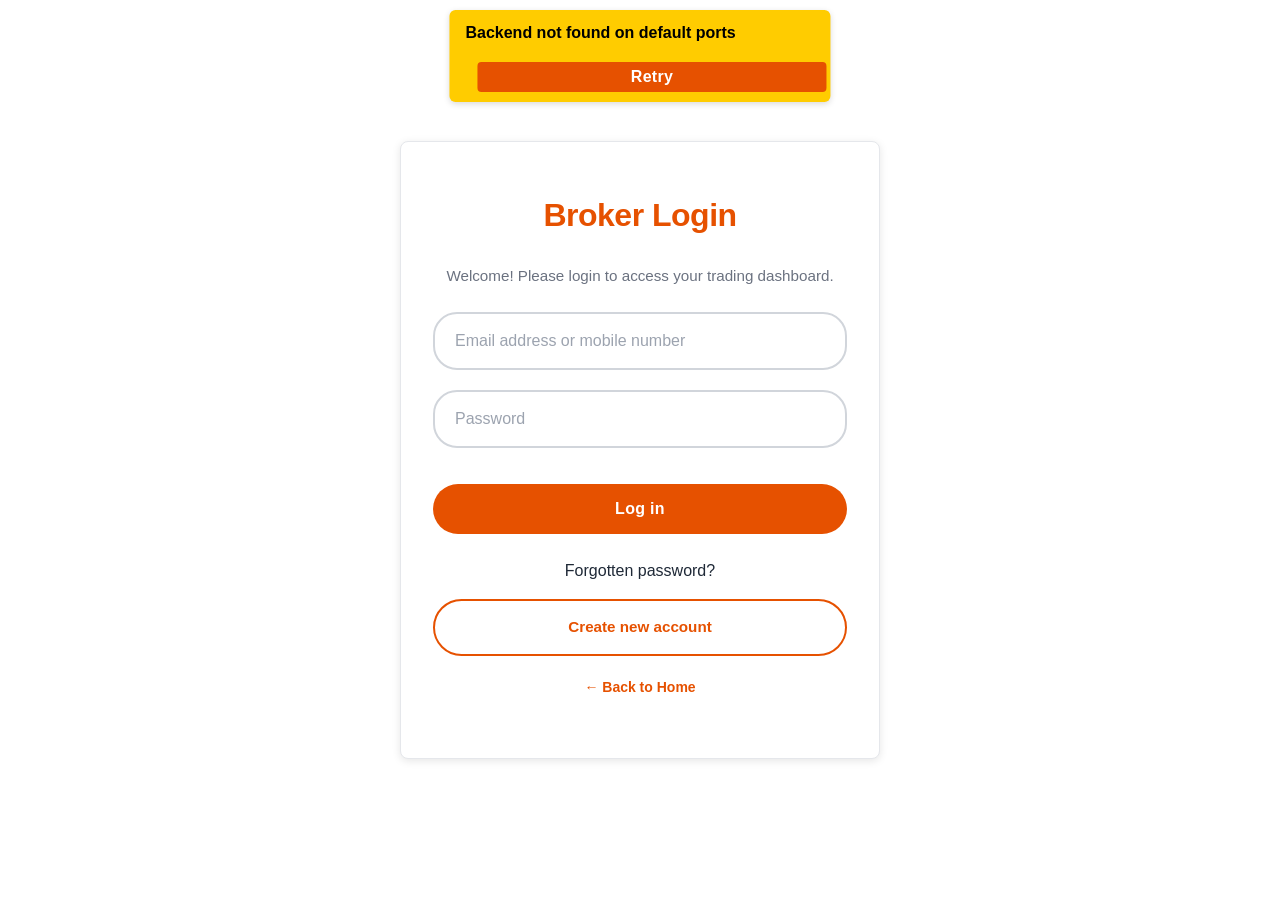
<file: frontend/html/broker_profile.html>
<!DOCTYPE html>
<html lang="en">
<head>
    <meta charset="UTF-8">
    <meta name="viewport" content="width=device-width, initial-scale=1.0">
    <title>My Profile | Mango Market Broker</title>
    <link href="https://fonts.googleapis.com/css2?family=Inter:wght@400;500;600;700&display=swap" rel="stylesheet">
    <link rel="stylesheet" href="https://cdnjs.cloudflare.com/ajax/libs/font-awesome/6.4.0/css/all.min.css">
    
    <style>
        :root {
            --primary: #d97706;
            --primary-dark: #b45309;
            --secondary: #f8f9fa;
            --text-dark: #1f2937;
            --text-light: #6b7280;
            --border: #e5e7eb;
            --white: #ffffff;
            --shadow: 0 4px 6px -1px rgba(0, 0, 0, 0.1);
            --radius: 12px;
        }

        * { margin: 0; padding: 0; box-sizing: border-box; font-family: 'Inter', sans-serif; }
        
        body { background-color: #f3f4f6; color: var(--text-dark); padding-bottom: 40px; }

        /* Navigation */
        header { background: var(--white); box-shadow: var(--shadow); position: sticky; top: 0; z-index: 50; }
        .nav-container { max-width: 1200px; margin: 0 auto; padding: 1rem; display: flex; justify-content: space-between; align-items: center; }
        .brand { font-size: 1.25rem; font-weight: 700; color: var(--primary); display: flex; align-items: center; gap: 8px; }
        .nav-links span { font-weight: 600; color: var(--primary); margin-right: 15px; }
        .nav-links a { text-decoration: none; color: var(--text-dark); margin-left: 15px; font-weight: 500; transition: color 0.2s; }
        .nav-links a:hover { color: var(--primary); }

        /* Main Container */
        .container { max-width: 900px; margin: 40px auto; padding: 0 20px; }

        /* Profile Card */
        .card { background: var(--white); border-radius: var(--radius); box-shadow: var(--shadow); overflow: hidden; }
        
        /* Header Visuals */
        .profile-header {
            background: linear-gradient(135deg, var(--primary), var(--primary-dark));
            padding: 40px 30px;
            color: white;
            display: flex;
            align-items: center;
            gap: 24px;
        }
        .avatar-circle {
            width: 80px; height: 80px; background: rgba(255,255,255,0.2); border-radius: 50%;
            display: flex; align-items: center; justify-content: center; font-size: 2rem; color: white;
            border: 3px solid rgba(255,255,255,0.5);
        }
        .header-info h2 { font-size: 1.75rem; margin-bottom: 4px; }
        .header-info p { opacity: 0.9; font-size: 0.95rem; }

        /* Form Body */
        .card-body { padding: 30px; }
        .section-title { font-size: 1.1rem; font-weight: 600; color: var(--text-dark); margin-bottom: 20px; display: flex; align-items: center; gap: 10px; }
        .section-title i { color: var(--primary); }
        .divider { height: 1px; background: var(--border); margin: 30px 0; }

        /* Grid System */
        .form-grid { display: grid; grid-template-columns: repeat(auto-fit, minmax(250px, 1fr)); gap: 20px; }
        
        .input-group { display: flex; flex-direction: column; gap: 6px; }
        .input-group label { font-size: 0.85rem; font-weight: 600; color: var(--text-light); }
        
        /* Inputs */
        input[type="text"], input[type="email"], input[type="password"] {
            padding: 10px 14px; border: 1px solid var(--border); border-radius: 8px;
            font-size: 0.95rem; transition: all 0.2s; background: var(--white); width: 100%;
        }
        
        /* Readonly / Disabled styling */
        input[readonly], input[disabled] { background-color: #f9fafb; color: #6b7280; border-color: #f3f4f6; cursor: not-allowed; }
        
        /* Info Badge */
        .info-badge {
            display: inline-block; background: #dbeafe; color: #1e40af; padding: 6px 12px;
            border-radius: 6px; font-size: 0.85rem; font-weight: 600; margin-top: 8px;
        }
        
        .info-badge.paid {
            background: #dcfce7; color: #166534;
        }

        .info-badge.pending {
            background: #fef3c7; color: #92400e;
        }

        /* Action Bar */
        .action-bar { margin-top: 30px; display: flex; justify-content: flex-end; gap: 12px; }
        .btn { padding: 10px 24px; border-radius: 8px; font-weight: 500; cursor: pointer; border: none; transition: all 0.2s; display: flex; align-items: center; gap: 8px; font-size: 0.95rem; }
        .btn-secondary { background: white; border: 1px solid var(--border); color: var(--text-dark); }
        .btn-secondary:hover { background: #f9fafb; border-color: #d1d5db; }
        .btn-primary { background: var(--primary); color: white; }
        .btn-primary:hover { background: var(--primary-dark); box-shadow: 0 4px 12px rgba(217, 119, 6, 0.2); }

        @media (max-width: 640px) {
            .profile-header { flex-direction: column; text-align: center; }
            .form-grid { grid-template-columns: 1fr; }
        }
    </style>
</head>
<body>

    <header>
        <div class="nav-container">
            <div class="brand">
                <i class="fa-solid fa-leaf"></i> Mango Market
            </div>
            <nav class="nav-links">
                <span id="welcomeUser">Profile</span>
                <a href="broker_dashboard.html">Dashboard</a>
                <a href="#" id="logoutBtn" style="color: #dc2626;"><i class="fa-solid fa-sign-out-alt"></i> Logout</a>
            </nav>
        </div>
    </header>

    <main class="container">
        <div class="card profile-card">
            <div class="profile-header">
                <div class="avatar-circle">
                    <i class="fa-solid fa-briefcase"></i>
                </div>
                <div class="header-info">
                    <h2>My Profile</h2>
                    <p>View your broker account information</p>
                </div>
            </div>

            <div class="card-body">
                <div class="section-title">
                    <i class="fa-regular fa-id-card"></i> Personal Information
                </div>
                
                <div class="form-grid">
                    <div class="input-group">
                        <label>Full Name</label>
                        <input type="text" id="fullName" readonly>
                    </div>
                    <div class="input-group">
                        <label>Email Address</label>
                        <input type="email" id="email" readonly>
                    </div>
                    <div class="input-group">
                        <label>Phone Number</label>
                        <input type="text" id="phone" readonly>
                    </div>
                </div>

                <div class="divider"></div>

                <div class="section-title">
                    <i class="fa-solid fa-store"></i> Market Yard Details
                </div>

                <div class="form-grid">
                    <div class="input-group" style="grid-column: 1 / -1;">
                        <label>Market Yard Name</label>
                        <input type="text" id="marketName" readonly>
                    </div>
                    <div class="input-group">
                        <label>State</label>
                        <input type="text" id="state" readonly>
                    </div>
                    <div class="input-group">
                        <label>District</label>
                        <input type="text" id="district" readonly>
                    </div>
                    <div class="input-group">
                        <label>Market Area</label>
                        <input type="text" id="marketArea" readonly>
                    </div>
                </div>

                <div class="divider"></div>

                <div class="section-title">
                    <i class="fa-solid fa-file-contract"></i> Account Status
                </div>

                <div class="form-grid">
                    <div class="input-group">
                        <label>Platform Fee Status</label>
                        <div style="margin-top: 8px;">
                            <span id="feeStatus" class="info-badge pending">Checking...</span>
                        </div>
                    </div>
                    <div class="input-group">
                        <label>Registration Date</label>
                        <input type="text" id="registrationDate" readonly>
                    </div>
                </div>

                <div class="action-bar actions">
                    <a href="broker_dashboard.html" class="btn btn-secondary">
                        <i class="fa-solid fa-arrow-left"></i> Back to Dashboard
                    </a>
                </div>
            </div>
        </div>
    </main>

    <script src="../js/api.js"></script>
    <script src="../js/broker_profile.js"></script>

    <script>
        // Update header with loaded data
        window.addEventListener('load', () => {
            const checkData = setInterval(() => {
                const nameVal = document.getElementById('fullName').value;
                if(nameVal) {
                    document.querySelector('.header-info h2').innerText = nameVal;
                    document.querySelector('.header-info p').innerText = document.getElementById('email').value;
                    clearInterval(checkData);
                }
            }, 500);
        });
    </script>
</body>
</html>
</file>
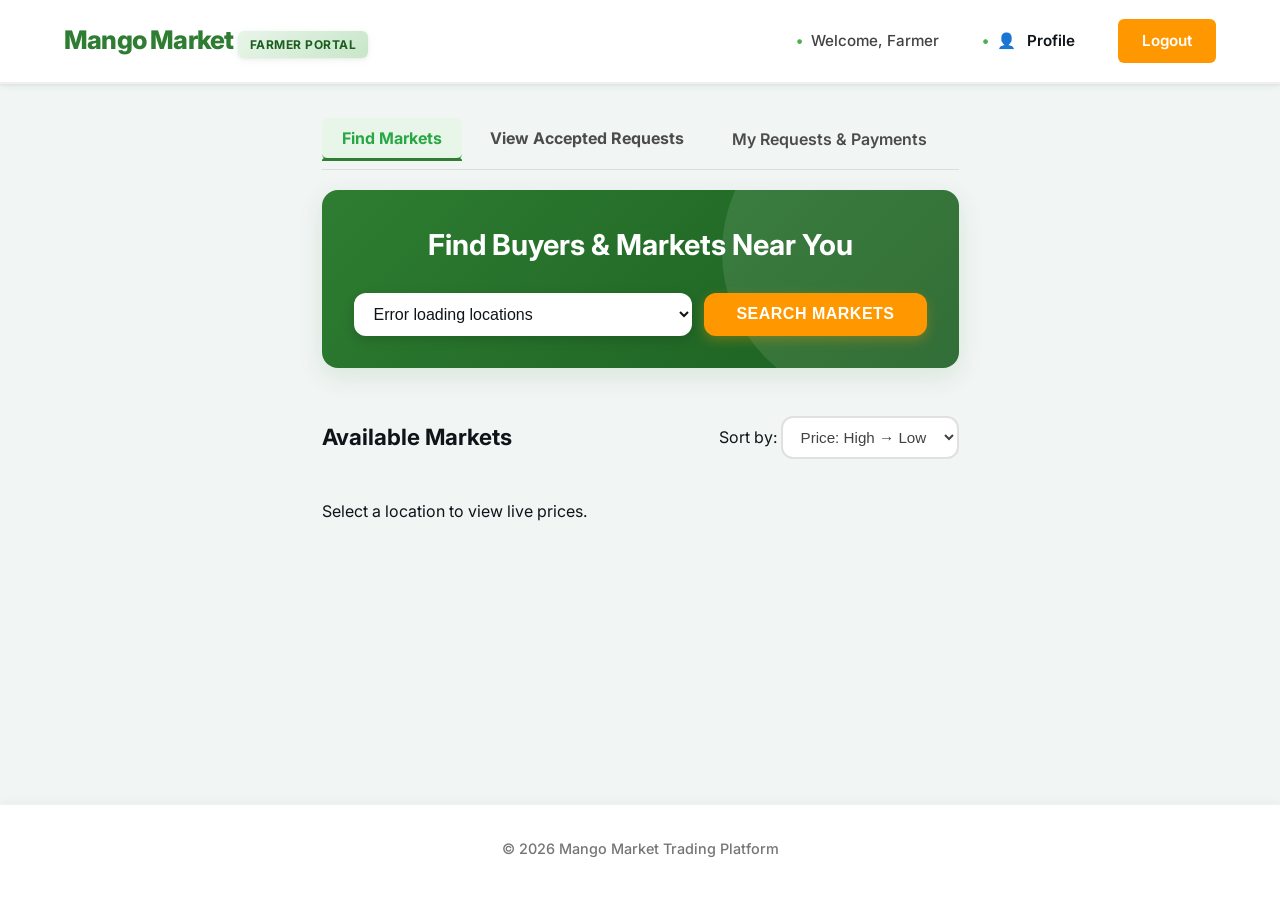
<file: frontend/html/farmer_dashboard.html>
<!DOCTYPE html>
<html lang="en">
<head>
    <meta charset="UTF-8">
    <meta name="viewport" content="width=device-width, initial-scale=1.0">
    <title>Farmer Dashboard | Mango Market Platform</title>
    <link rel="stylesheet" href="../css/farmer.css">
    <style>
        .modal { display: none; position: fixed; z-index: 1000; left: 0; top: 0; width: 100%; height: 100%; background-color: rgba(0,0,0,0.5); align-items: center; justify-content: center; }
        .modal.show { display: flex; }
        .modal-content { background-color: #fff; padding: 30px; border-radius: 12px; width: 400px; max-width: 90%; box-shadow: 0 10px 40px rgba(0,0,0,0.2); animation: slideIn 0.3s ease; }
        @keyframes slideIn { from { opacity: 0; transform: translateY(-30px); } to { opacity: 1; transform: translateY(0); } }
        .close-modal { float: right; font-size: 28px; font-weight: bold; cursor: pointer; color: #999; transition: color 0.2s; }
        .close-modal:hover { color: #333; }
        .tab-nav { margin-bottom: 20px; border-bottom: 1px solid #ddd; display:flex; align-items:center; gap:12px; position:relative; padding-right:12px; }
        .tab-btn { padding: 10px 20px; cursor: pointer; background: none; border: none; font-size: 16px; color: #4b4b4b; border-radius:6px; }
        .tab-btn:hover { background: rgba(0,0,0,0.02); }
        .tab-btn.active { border-bottom: 2px solid #28a745; color: #28a745; font-weight: bold; }
        .tab-actions { display:inline-block; }
        .top-action { padding:8px 14px; display:inline-block; text-decoration:none; background:none; color:#4b4b4b; font-weight:700; border-radius:6px; border:2px solid transparent; transition: background-color .15s, color .15s; }
        .top-action:hover { background: rgba(0,0,0,0.03); color:#1f7a34; }
        .tab-content { display: none; }
        .tab-content.active { display: block; }
        @media (max-width:700px) {
            .tab-nav { flex-wrap:wrap; gap:8px; }
            .tab-actions { width:100%; margin-top:8px; order:2; display:flex; justify-content:flex-start; }
            .top-action { width:180px; text-align:center; }
            .tab-btn { padding:8px 12px; }
            .modal-content { width: 90%; padding: 25px; }
        }
    </style>
</head>
<body>

    <header>
        <div class="container nav-wrapper">
            <div class="brand">
                <h1>Mango Market <span>Farmer Portal</span></h1>
            </div>
            <nav class="nav-links">
                <span id="welcomeUser">Welcome, Farmer</span>
                <a href="farmer_profile.html" id="profileBtn"><span class="profile-icon">👤</span> Profile</a>
                <a href="#" id="logoutBtn">Logout</a>
            </nav>
        </div>
    </header>

    <main class="container content-layout">
        
        <div class="tab-nav">
            <button class="tab-btn active" onclick="switchTab(event,'marketTab')">Find Markets</button>
            <div class="tab-actions">
                <a href="accepted.html" class="tab-btn top-action">View Accepted Requests</a>
            </div>
            <button class="tab-btn" onclick="switchTab(event,'historyTab')">My Requests & Payments</button>
            <!-- Profile moved to top-right. Bank Settings removed. -->
        </div>

        <section id="marketTab" class="tab-content active">
            <div class="search-container">
                <h2>Find Buyers & Markets Near You</h2>
                <form id="searchForm" class="search-form">
                    <select id="locationSelect" class="search-select" required>
                        <option value="" disabled selected>Loading locations...</option>
                    </select>
                    <button type="submit" class="btn-primary">Search Markets</button>
                </form>
            </div>

            <div id="allVarietiesContainer" style="margin-top:16px;"> 
                <!-- Populated with aggregate varieties available in selected district -->
            </div>

            <div class="market-list-header">
                <h3>Available Markets</h3>
                <div class="sort-controls">
                    <label>Sort by:</label>
                    <select id="priceSort" class="sort-select">
                        <option value="price_desc">Price: High → Low</option> <option value="price_asc">Price: Low → High</option>
                    </select>
                </div>
            </div>

            <div id="marketListContainer" class="market-listings">
                <div class="empty-state"><p>Select a location to view live prices.</p></div>
            </div>
        </section>

        <section id="historyTab" class="tab-content">
            <h3>My Sell Requests & Transaction Status</h3>
            <table class="dashboard-table" border="1" style="width:100%; border-collapse: collapse; margin-top: 15px;">
                <thead>
                    <tr style="background:#f4f4f4; text-align:left;">
                        <th style="padding:10px;">Date</th>
                        <th style="padding:10px;">Variety</th>
                        <th style="padding:10px;">Quantity (Tons)</th>
                        <th style="padding:10px;">Req Status</th>
                        <th style="padding:10px;">Market Details</th>
                        <th style="padding:10px;">Order ID</th>
                        <th style="padding:10px;">Rejection Reason</th>
                        <th style="padding:10px;">Expected Delivery</th>
                    </tr>
                </thead>
                <tbody id="requestsTableBody">
                    </tbody>
            </table>
        </section>

        <!-- Banking/Profile tab removed; use Profile link in header -->

    </main>

    <div id="sellModal" class="modal">
        <div class="modal-content">
            <span class="close-modal">&times;</span>
            <h3>Send Sell Request</h3>
            <p>Market: <strong id="modalMarketName"></strong></p>
            <form id="sellRequestForm">
                <input type="hidden" id="modalMarketId">
                
                <div class="form-group">
                    <label>Mango Variety</label>
                    <select id="mangoVariety" required style="width:100%; padding:8px; margin-bottom:6px;">
                        <option value="">Select variety...</option>
                    </select>
                    <div id="selectedPricePreview" style="font-size:0.95rem; color:#2e7d32; margin-top:6px;"></div>
                </div>

                <div class="form-group">
                    <label>Quantity (Tons)</label> <input type="number" id="quantity" step="0.1" required style="width:100%; padding:8px; margin-bottom:10px;">
                </div>

                <div class="form-group">
                    <label>Preferred Delivery Date</label> <input type="date" id="sellDate" required style="width:100%; padding:8px; margin-bottom:10px;" min="">
                </div>

                <button type="submit" class="btn-primary" style="width:100%;">Submit Request</button>
            </form>
        </div>
    </div>

    <!-- Success Modal -->
    <div id="successModal" class="modal">
        <div class="modal-content" style="text-align: center; max-width: 450px;">
            <span class="close-modal" onclick="document.getElementById('successModal').classList.remove('show')">&times;</span>
            <h3 style="color: #4caf50; margin-bottom: 1rem;">✅ Success</h3>
            <p id="successMessage" style="font-size: 1.1rem; color: #333; margin-bottom: 2rem;">Sell request submitted successfully</p>
            <button onclick="document.getElementById('successModal').classList.remove('show'); loadDashboard();" style="background: #4caf50; color: white; border: none; padding: 12px 24px; border-radius: 6px; font-size: 1rem; cursor: pointer; font-weight: 600;">OK</button>
        </div>
    </div>

    <!-- Error Modal -->
    <div id="errorModal" class="modal">
        <div class="modal-content" style="text-align: center; max-width: 450px;">
            <span class="close-modal" onclick="document.getElementById('errorModal').classList.remove('show')">&times;</span>
            <h3 style="color: #d32f2f; margin-bottom: 1rem;">❌ Error</h3>
            <p id="errorMessage" style="font-size: 1rem; color: #333; margin-bottom: 2rem; word-wrap: break-word;"></p>
            <button onclick="document.getElementById('errorModal').classList.remove('show');" style="background: #d32f2f; color: white; border: none; padding: 12px 24px; border-radius: 6px; font-size: 1rem; cursor: pointer; font-weight: 600;">Close</button>
        </div>
    </div>

    <footer>
        <div class="container">
            <p>&copy; 2026 Mango Market Trading Platform</p>
        </div>
    </footer>

    <script src="../js/api.js"></script>
    <script src="../js/farmer.js"></script>
    <script>
        // Simple Tab Switcher Script
        function switchTab(e, tabId) {
            document.querySelectorAll('.tab-content').forEach(t => t.classList.remove('active'));
            document.querySelectorAll('.tab-btn').forEach(b => b.classList.remove('active'));
            document.getElementById(tabId).classList.add('active');
            if (e && e.target) e.target.classList.add('active');
        }

        // Mark 'View Accepted Requests' as active when on accepted.html
        document.addEventListener('DOMContentLoaded', () => {
            try {
                const path = window.location.pathname.split('/').pop();
                const acceptedLink = document.querySelector('.tab-actions a[href="accepted.html"]');
                if (path === 'accepted.html' && acceptedLink) {
                    acceptedLink.classList.add('active');
                }
            } catch (e) { /* silent */ }
        });
    </script>
</body>
</html>
</file>
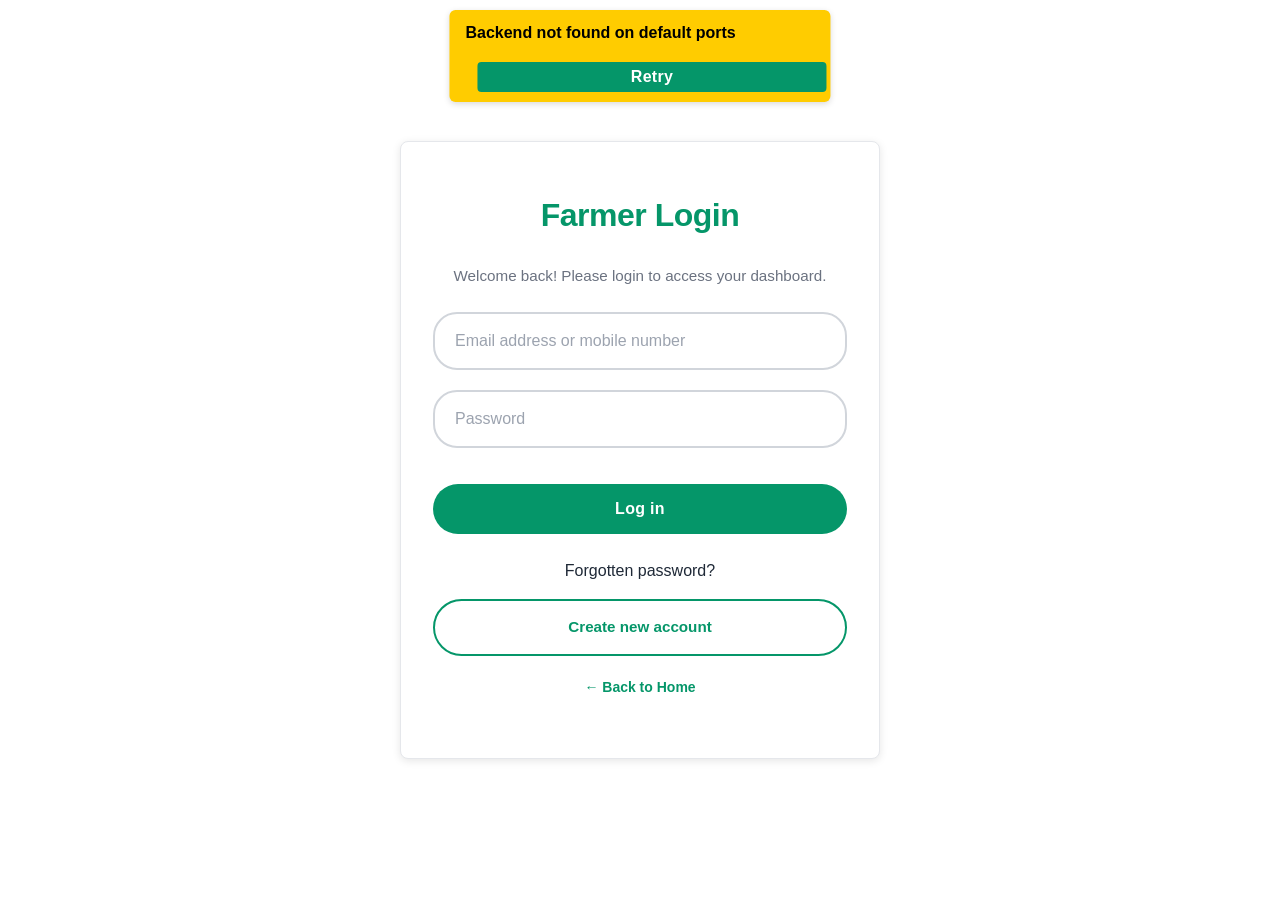
<file: frontend/html/farmer_login.html>
<!DOCTYPE html>
<html lang="en">
<head>
    <meta charset="UTF-8">
    <meta name="viewport" content="width=device-width, initial-scale=1.0">
    <title>Farmer Login - Mango Market</title>
    <link rel="stylesheet" href="../css/auth.css">
    <style>
        /* Farmer Theme - Green */
        h2 { color: #059669 !important; }
        button, .btn-primary, .broker-btn { background: #059669 !important; }
        button:hover, .btn-primary:hover, .broker-btn:hover { background: #047857 !important; }
        
        /* Farmer-specific button styles */
        .btn-outline { border-color: #059669 !important; color: #059669 !important; }
        .btn-outline:hover { border-color: #047857 !important; color: #047857 !important; background: rgba(5, 150, 105, 0.1) !important; }
        
        /* Modal Styles */
        .modal {
            display: none;
            position: fixed;
            z-index: 1000;
            left: 0;
            top: 0;
            width: 100%;
            height: 100%;
            background-color: rgba(0, 0, 0, 0.5);
            animation: fadeIn 0.3s ease-in;
        }

        @keyframes fadeIn {
            from { opacity: 0; }
            to { opacity: 1; }
        }

        .modal-content {
            background: #ffffff;
            margin: 5% auto;
            padding: 40px;
            border-radius: 8px;
            width: 90%;
            max-width: 480px;
            box-shadow: 0 2px 12px rgba(0, 0, 0, 0.15);
            animation: slideDown 0.3s ease-out;
            border: 1px solid #e5e7eb;
        }

        @keyframes slideDown {
            from { transform: translateY(-30px); opacity: 0; }
            to { transform: translateY(0); opacity: 1; }
        }

        .modal-close {
            color: #9ca3af;
            float: right;
            font-size: 28px;
            font-weight: bold;
            cursor: pointer;
            line-height: 20px;
            transition: color 0.25s ease;
        }

        .modal-close:hover {
            color: #059669;
        }

        .modal h2 {
            color: #059669;
            margin-top: 0;
            margin-bottom: 20px;
            font-size: 24px;
            clear: both;
        }

        .modal-step {
            display: none;
        }

        .modal-step.active {
            display: block;
        }

        .step-indicator {
            text-align: center;
            color: #6b7280;
            margin-bottom: 16px;
            font-size: 14px;
        }

        .modal-form-group {
            margin-bottom: 16px;
        }

        .modal-form-group label {
            display: none;
        }

        .modal-form-group input {
            width: 100%;
            padding: 12px;
            border: 2px solid #059669;
            border-radius: 6px;
            font-size: 14px;
            box-sizing: border-box;
            transition: all 0.25s ease;
            background-color: #ffffff;
        }

        .modal-form-group input:focus {
            outline: none;
            border-color: #059669;
            box-shadow: 0 0 0 3px rgba(5, 150, 105, 0.15);
        }

        .modal-form-group input.error {
            border-color: #dc2626 !important;
            background-color: #fef2f2 !important;
        }

        .modal-form-group .field-error {
            display: block;
            margin-top: 6px;
            color: #dc2626;
            font-size: 13px;
        }

        .modal-buttons {
            display: flex;
            gap: 10px;
            margin-top: 20px;
        }

        .modal-buttons button {
            flex: 1;
            padding: 10px;
            border: none;
            border-radius: 6px;
            font-size: 14px;
            font-weight: 600;
            cursor: pointer;
            transition: all 0.25s ease;
        }

        .btn-primary {
            background: #059669;
            color: white;
        }

        .btn-primary:hover {
            background: #047857;
        }

        .btn-secondary {
            background-color: #e5e7eb;
            color: #1f2937;
            border: none;
        }

        .btn-secondary:hover {
            background-color: #d1d5db;
        }

        .success-message {
            background: #e8f5e9;
            color: #0a7c3d;
            padding: 12px;
            border-radius: 6px;
            margin-bottom: 16px;
            border-left: 4px solid #0a7c3d;
        }

        .loading {
            display: inline-block;
            width: 12px;
            height: 12px;
            border: 2px solid #f3f3f3;
            border-top: 2px solid #059669;
            border-radius: 50%;
            animation: spin 1s linear infinite;
            margin-left: 8px;
        }

        @keyframes spin {
            0% { transform: rotate(0deg); }
            100% { transform: rotate(360deg); }
        }
    </style>
</head>
<body>

    <div class="container">
        <h2>Farmer Login</h2>
        <p>Welcome back! Please login to access your dashboard.</p>

        <form id="farmerLoginForm">
            <div class="form-group">
                <label for="identifier">Phone Number or Email</label>
                <input type="text" id="identifier" name="identifier" placeholder="Email address or mobile number" required>
            </div>

            <div class="form-group">
                <label for="password">Password</label>
                <input type="password" id="password" name="password" placeholder="Password" required>
            </div>

            <button type="submit">Log in</button>
        </form>

        <div class="links">
            <a href="#" id="forgotPasswordLink" class="forgot-password-btn">Forgotten password?</a>
            <a href="new_farmer_register.html" class="btn-outline" style="display: block; text-decoration: none; text-align: center;">Create new account</a>
            <p style="text-align: center; margin-top: 20px;"><a href="home.html" style="text-decoration: none; color: #059669; font-size: 14px;">← Back to Home</a></p>
        </div>
    </div>

    <!-- Forgot Password Modal -->
    <div id="forgotPasswordModal" class="modal">
        <div class="modal-content">
            <span class="modal-close" id="modalClose">&times;</span>

            <!-- Step 1: Email Entry -->
            <div id="step1" class="modal-step active">
                <h2>Forgot Password?</h2>
                <p style="color: #6b7280; margin-bottom: 16px; font-size: 14px;">
                    Enter your registered email to receive an OTP.
                </p>

                <div class="modal-form-group">
                    <label for="forgotEmail">Registered Email</label>
                    <input type="email" id="forgotEmail" name="email" placeholder="Enter your registered email" required>
                    <div class="field-error"></div>
                </div>

                <div class="modal-buttons">
                    <button type="button" class="btn-secondary" id="cancelBtn1">Cancel</button>
                    <button type="button" class="btn-primary" id="sendOtpBtn">Send OTP</button>
                </div>
            </div>

            <!-- Step 2: OTP Verification -->
            <div id="step2" class="modal-step">
                <h2>Verify OTP</h2>
                <p style="color: #6b7280; margin-bottom: 16px; font-size: 14px;">
                    Enter the 6-digit OTP sent to your email.
                </p>

                <div class="step-indicator">
                    OTP valid for 5 minutes
                </div>

                <div class="modal-form-group">
                    <label for="otpInput">Enter OTP</label>
                    <input type="text" id="otpInput" name="otp" placeholder="000000" maxlength="6" pattern="\d{6}" required>
                    <div class="field-error"></div>
                </div>

                <div class="modal-buttons">
                    <button type="button" class="btn-secondary" id="cancelBtn2">Back</button>
                    <button type="button" class="btn-primary" id="verifyOtpBtn">Verify OTP</button>
                </div>
            </div>

            <!-- Step 3: Password Reset -->
            <div id="step3" class="modal-step">
                <h2>Create New Password</h2>
                <p style="color: #6b7280; margin-bottom: 16px; font-size: 14px;">
                    Enter your new password (min 6 characters with letters, numbers, symbols).
                </p>

                <div class="modal-form-group">
                    <label for="newPassword">New Password</label>
                    <input type="password" id="newPassword" name="new_password" placeholder="Min 6 chars: mix letters, numbers, symbols" required>
                    <div class="field-error"></div>
                </div>

                <div class="modal-form-group">
                    <label for="confirmPassword">Confirm Password</label>
                    <input type="password" id="confirmPassword" name="confirm_password" placeholder="Re-enter password" required>
                    <div class="field-error"></div>
                </div>

                <div class="modal-buttons">
                    <button type="button" class="btn-secondary" id="cancelBtn3">Cancel</button>
                    <button type="button" class="btn-primary" id="resetPasswordBtn">Reset Password</button>
                </div>
            </div>

            <!-- Step 4: Success -->
            <div id="step4" class="modal-step">
                <h2 style="color: #0a7c3d;">✓ Success!</h2>
                <div class="success-message">
                    Your password has been reset successfully.
                </div>
                <p style="color: #6b7280; margin-bottom: 16px; font-size: 14px;">
                    You can now login with your new password.
                </p>

                <div class="modal-buttons">
                    <button type="button" class="btn-primary" id="loginBtn" style="width: 100%;">Back to Login</button>
                </div>
            </div>
        </div>
    </div>

    <script src="../js/api.js"></script>
    <script src="../js/auth.js"></script>
</body>
</html>
</file>
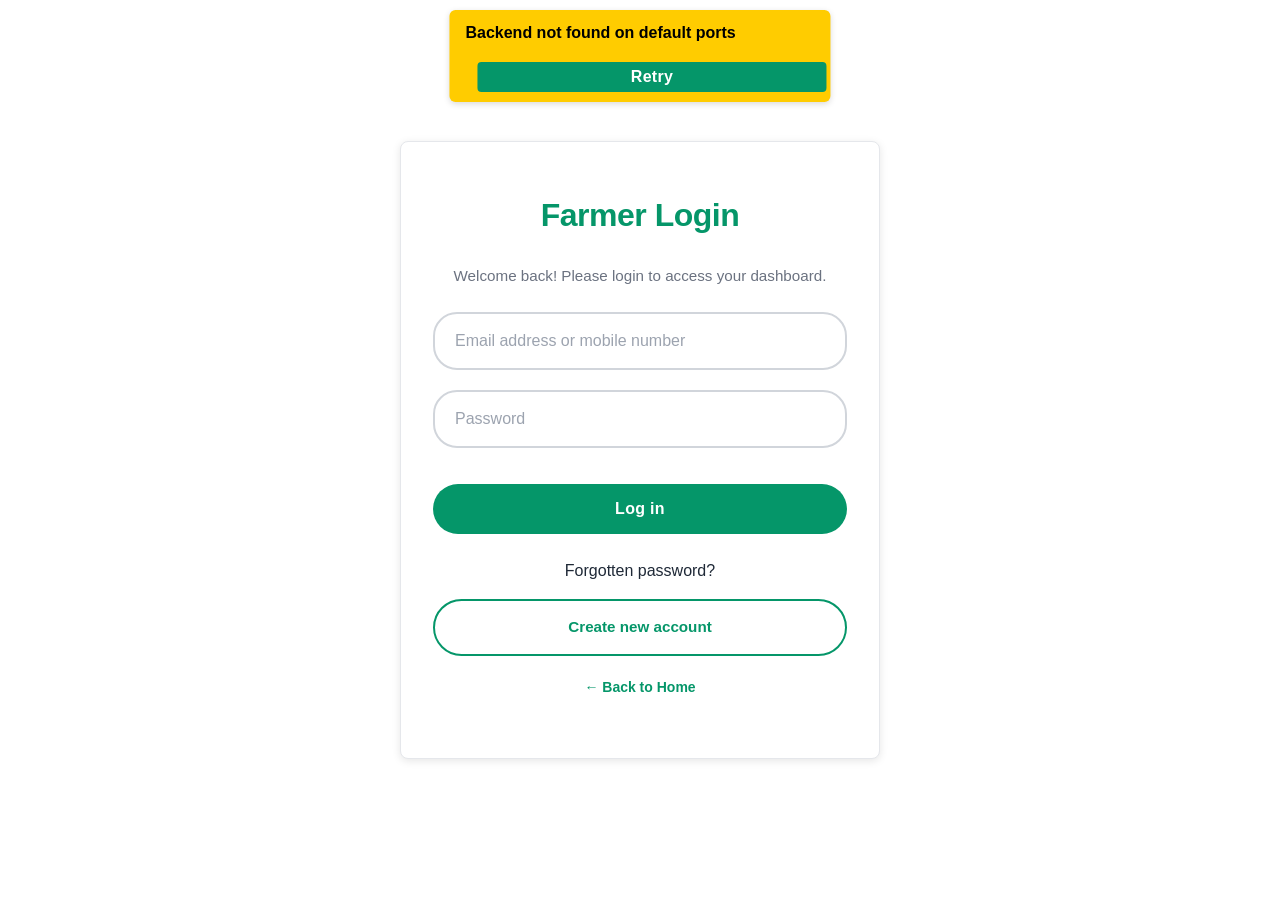
<file: frontend/html/farmer_profile.html>
<!DOCTYPE html>
<html lang="en">
<head>
    <meta charset="UTF-8">
    <meta name="viewport" content="width=device-width, initial-scale=1.0">
    <title>My Profile | Mango Market</title>
    <link href="https://fonts.googleapis.com/css2?family=Inter:wght@400;500;600;700&display=swap" rel="stylesheet">
    <link rel="stylesheet" href="https://cdnjs.cloudflare.com/ajax/libs/font-awesome/6.4.0/css/all.min.css">
    
    <style>
        :root {
            --primary: #2e7d32;
            --primary-dark: #1b5e20;
            --secondary: #f8f9fa;
            --text-dark: #1f2937;
            --text-light: #6b7280;
            --border: #e5e7eb;
            --white: #ffffff;
            --shadow: 0 4px 6px -1px rgba(0, 0, 0, 0.1);
            --radius: 12px;
        }

        * { margin: 0; padding: 0; box-sizing: border-box; font-family: 'Inter', sans-serif; }
        
        body { background-color: #f3f4f6; color: var(--text-dark); padding-bottom: 40px; }

        /* Navigation */
        header { background: var(--white); box-shadow: var(--shadow); position: sticky; top: 0; z-index: 50; }
        .nav-container { max-width: 1200px; margin: 0 auto; padding: 1rem; display: flex; justify-content: space-between; align-items: center; }
        .brand { font-size: 1.25rem; font-weight: 700; color: var(--primary); display: flex; align-items: center; gap: 8px; }
        .nav-links span { font-weight: 600; color: var(--primary); margin-right: 15px; }
        .nav-links a { text-decoration: none; color: var(--text-dark); margin-left: 15px; font-weight: 500; transition: color 0.2s; }
        .nav-links a:hover { color: var(--primary); }

        /* Main Container */
        .container { max-width: 900px; margin: 40px auto; padding: 0 20px; }

        /* Profile Card */
        .card { background: var(--white); border-radius: var(--radius); box-shadow: var(--shadow); overflow: hidden; }
        
        /* Header Visuals */
        .profile-header {
            background: linear-gradient(135deg, var(--primary), var(--primary-dark));
            padding: 40px 30px;
            color: white;
            display: flex;
            align-items: center;
            gap: 24px;
        }
        .avatar-circle {
            width: 80px; height: 80px; background: rgba(255,255,255,0.2); border-radius: 50%;
            display: flex; align-items: center; justify-content: center; font-size: 2rem; color: white;
            border: 3px solid rgba(255,255,255,0.5);
        }
        .header-info h2 { font-size: 1.75rem; margin-bottom: 4px; }
        .header-info p { opacity: 0.9; font-size: 0.95rem; }

        /* Form Body */
        .card-body { padding: 30px; }
        .section-title { font-size: 1.1rem; font-weight: 600; color: var(--text-dark); margin-bottom: 20px; display: flex; align-items: center; gap: 10px; }
        .section-title i { color: var(--primary); }
        .divider { height: 1px; background: var(--border); margin: 30px 0; }

        /* Grid System */
        .form-grid { display: grid; grid-template-columns: repeat(auto-fit, minmax(250px, 1fr)); gap: 20px; }
        
        .input-group { display: flex; flex-direction: column; gap: 6px; }
        .input-group label { font-size: 0.85rem; font-weight: 600; color: var(--text-light); }
        
        /* Inputs */
        input[type="text"], input[type="email"], input[type="password"] {
            padding: 10px 14px; border: 1px solid var(--border); border-radius: 8px;
            font-size: 0.95rem; transition: all 0.2s; background: var(--white); width: 100%;
        }
        
        /* Readonly / Disabled styling */
        input[readonly], input[disabled] { background-color: #f9fafb; color: #6b7280; border-color: #f3f4f6; cursor: not-allowed; }
        
        /* Focus state */
        input:not([readonly]):focus { border-color: var(--primary); outline: none; box-shadow: 0 0 0 3px rgba(46, 125, 50, 0.1); }

        /* Action Buttons */
        .action-bar { margin-top: 30px; display: flex; justify-content: flex-end; gap: 12px; }
        .btn { padding: 10px 24px; border-radius: 8px; font-weight: 500; cursor: pointer; border: none; transition: all 0.2s; display: flex; align-items: center; gap: 8px; font-size: 0.95rem; }
        .btn-secondary { background: white; border: 1px solid var(--border); color: var(--text-dark); }
        .btn-secondary:hover { background: #f9fafb; border-color: #d1d5db; }
        .btn-primary { background: var(--primary); color: white; }
        .btn-primary:hover { background: var(--primary-dark); box-shadow: 0 4px 12px rgba(46, 125, 50, 0.2); }
        .btn:disabled { opacity: 0.6; cursor: not-allowed; background: #ccc; }

        /* Modal (Structure kept compatible with your JS) */
        .modal {
            display: none; /* JS toggles this */
            position: fixed; z-index: 1000; left: 0; top: 0; width: 100%; height: 100%;
            background: rgba(0, 0, 0, 0.5); backdrop-filter: blur(4px);
        }
        .modal-content {
            background: #fff; padding: 30px; margin: 10% auto; width: 420px; max-width: 90vw;
            border-radius: 16px; box-shadow: 0 20px 25px -5px rgba(0, 0, 0, 0.1);
            text-align: center;
        }
        .modal-content h3 {
            font-size: 1.3rem; color: var(--text-dark); margin: 12px 0 8px;
            font-weight: 600;
        }
        .modal-content p {
            color: var(--text-light); font-size: 0.9rem; line-height: 1.5;
        }
        
        #otpInput {
            margin-top: 12px; text-align: center; letter-spacing: 6px; font-size: 1.3rem;
            font-weight: 700; border: 2px solid var(--border); padding: 14px !important;
            border-radius: 8px; width: 100%;
        }
        
        #otpInput:focus {
            border-color: var(--primary) !important;
            box-shadow: 0 0 0 3px rgba(46, 125, 50, 0.1) !important;
        }
        
        #otpInputSection {
            background: #fafbfc; padding: 16px; border-radius: 10px; margin-top: 16px;
            border: 1px solid var(--border);
        }
        
        #sendOtpBtn {
            width: 100%; padding: 12px 24px !important;
        }
        
        #verifyOtpBtn, #resendOtpBtn {
            flex: 1;
            padding: 10px 14px !important;
            font-size: 0.9rem !important;
        }
        
        .timer-text {
            font-size: 0.8rem; color: var(--text-light); margin: 10px 0; font-weight: 500;
        }
        
        #otpCountdown {
            color: var(--primary); font-weight: 600;
        }
        
        #otpErrorMsg {
            background-color: #ffebee; color: #c62828; padding: 10px 12px;
            border-radius: 6px; font-size: 0.9rem; border-left: 4px solid #c62828;
            font-weight: 500;
        }
        
        #otpSuccessMsg {
            background-color: #e8f5e9; color: var(--primary); padding: 10px 12px;
            border-radius: 6px; font-size: 0.9rem; border-left: 4px solid var(--primary);
            font-weight: 500;
        }
        
        .modal-close-btn {
            position: absolute; top: 12px; right: 12px; width: 32px; height: 32px;
            background: transparent; border: none; cursor: pointer; font-size: 1.5rem;
            color: var(--text-light); transition: color 0.2s, transform 0.2s;
            display: flex; align-items: center; justify-content: center; padding: 0;
        }
        
        .modal-close-btn:hover {
            color: var(--text-dark); transform: scale(1.1);
        }
        
        .modal-content {
            position: relative;
        }

        @media (max-width: 640px) {
            .profile-header { flex-direction: column; text-align: center; }
            .form-grid { grid-template-columns: 1fr; }
            .modal-content { width: 90%; margin: 30% auto; }
        }
    </style>
</head>
<body>

    <header>
        <div class="nav-container">
            <div class="brand">
                <i class="fa-solid fa-leaf"></i> Mango Market
            </div>
            <nav class="nav-links">
                <span id="welcomeUser">Profile</span>
                <a href="farmer_dashboard.html">Dashboard</a>
                <a href="#" id="logoutBtn" style="color: #dc2626;"><i class="fa-solid fa-sign-out-alt"></i> Logout</a>
            </nav>
        </div>
    </header>

    <main class="container">
        <div class="card profile-card">
            <div class="profile-header">
                <div class="avatar-circle">
                    <i class="fa-solid fa-user"></i>
                </div>
                <div class="header-info">
                    <h2>My Profile</h2>
                    <p>Manage your account settings and bank details</p>
                </div>
            </div>

            <div class="card-body">
                <div class="section-title">
                    <i class="fa-regular fa-id-card"></i> Personal Information
                </div>
                
                <div class="form-grid">
                    <div class="input-group">
                        <label>Full Name</label>
                        <input type="text" id="fullName" readonly>
                    </div>
                    <div class="input-group">
                        <label>Email Address</label>
                        <input type="email" id="email" readonly>
                    </div>
                    <div class="input-group">
                        <label>Phone Number</label>
                        <input type="text" id="phone" readonly>
                    </div>
                </div>

                <div class="divider"></div>

                <div class="section-title">
                    <i class="fa-solid fa-map-location-dot"></i> Location Details
                </div>

                <div class="form-grid">
                    <div class="input-group" style="grid-column: 1 / -1;">
                        <label>Address / Village</label>
                        <input type="text" id="address" placeholder="House No, Street, Village">
                    </div>
                    <div class="input-group">
                        <label>City / Taluka</label>
                        <input type="text" id="city" placeholder="City">
                    </div>
                    <div class="input-group">
                        <label>District</label>
                        <input type="text" id="district" placeholder="District">
                    </div>
                    <div class="input-group">
                        <label>State</label>
                        <input type="text" id="state" placeholder="State">
                    </div>
                </div>

                <div class="divider"></div>

                <div class="section-title">
                    <i class="fa-solid fa-building-columns"></i> Bank & Payment Details
                </div>

                <div class="form-grid">
                    <div class="input-group">
                        <label>Account Holder</label>
                        <input type="text" id="accountHolder" placeholder="Name as on account" readonly>
                    </div>
                    <div class="input-group">
                        <label>Bank Name</label>
                        <input type="text" id="bankName" placeholder="e.g. State Bank of India" readonly>
                    </div>
                    <div class="input-group">
                        <label>Branch Name</label>
                        <input type="text" id="branchName" placeholder="Branch / locality" readonly>
                    </div>
                    <div class="input-group">
                        <label>Bank Account Number</label>
                        <input type="text" id="bankAccount" placeholder="XXXXXXXXXXXX" readonly>
                    </div>
                    <div class="input-group">
                        <label>IFSC Code</label>
                        <input type="text" id="ifsc" placeholder="SBIN000XXXX" style="text-transform: uppercase;" readonly>
                    </div>
                    <div class="input-group">
                        <label>UPI ID</label>
                        <input type="text" id="upi" placeholder="user@upi" readonly>
                    </div>
                </div>

                <div class="action-bar actions">
                    <button id="editBtn" class="btn btn-secondary">
                        <i class="fa-solid fa-pen"></i> Edit Profile
                    </button>
                    <button id="saveBtn" class="btn btn-primary" disabled>
                        <i class="fa-solid fa-save"></i> Save Changes
                    </button>
                </div>
            </div>
        </div>
    </main>

    <div id="otpModal" class="modal">
        <div class="modal-content">
            <button id="modalCloseBtn" class="modal-close-btn" title="Close">
                <i class="fa-solid fa-times"></i>
            </button>
            <div style="width: 50px; height: 50px; background: #e8f5e9; color: var(--primary); border-radius: 50%; display: flex; align-items: center; justify-content: center; margin: 0 auto 15px;">
                <i class="fa-solid fa-shield-halved" style="font-size: 1.5rem;"></i>
            </div>
            <h3>Email Verification Required</h3>
            <p style="color: var(--text-light); font-size: 0.9rem; margin-top: 8px;">
                To protect your account, we've sent a one-time password (OTP) to your registered email. Please enter it below to verify and proceed with editing your details.
            </p>
            
            <div style="margin-top: 20px; text-align: center;">
                <button id="sendOtpBtn" class="btn btn-primary" style="width: 100%; margin-bottom: 10px;">
                    <i class="fa-solid fa-envelope"></i> Send OTP to Email
                </button>
            </div>

            <div id="otpInputSection" style="display: none; margin-top: 15px;">
                <input type="text" id="otpInput" placeholder="Enter 6-digit OTP" maxlength="6" style="width: 100%; text-align: center; letter-spacing: 4px; font-size: 1.1rem;">
                
                <div style="font-size: 0.85rem; color: var(--text-light); margin-top: 8px; text-align: center;">
                    <span id="otpCountdown" style="display: none;">Resend in <span id="countdownTimer">30</span>s</span>
                    <button type="button" id="resendOtpBtn" class="btn btn-secondary" style="width: 100%; margin-top: 10px; display: none;">Resend OTP</button>
                </div>

                <div style="display: flex; gap: 10px; margin-top: 15px; justify-content: center;">
                    <button id="cancelOtp" class="btn btn-secondary">Cancel</button>
                    <button id="verifyOtpBtn" class="btn btn-primary">Verify OTP</button>
                </div>
            </div>

            <div id="otpErrorMsg" style="color: #d32f2f; font-size: 0.9rem; margin-top: 10px; text-align: center; display: none;"></div>
            <div id="otpSuccessMsg" style="color: var(--primary); font-size: 0.9rem; margin-top: 10px; text-align: center; display: none;">✅ OTP Verified Successfully!</div>
        </div>
    </div>

    <script src="../js/api.js"></script>
    <script src="../js/farmer_profile.js"></script>

    <script>
        // This small script listens for changes in the inputs (populated by your JS)
        // and updates the pretty header text accordingly.
        window.addEventListener('load', () => {
            const checkData = setInterval(() => {
                const nameVal = document.getElementById('fullName').value;
                if(nameVal) {
                    // Update visual header once data is loaded
                    document.querySelector('.header-info h2').innerText = nameVal;
                    document.querySelector('.header-info p').innerText = document.getElementById('email').value;
                    clearInterval(checkData);
                }
            }, 500);
        });
    </script>
</body>
</html>
</file>
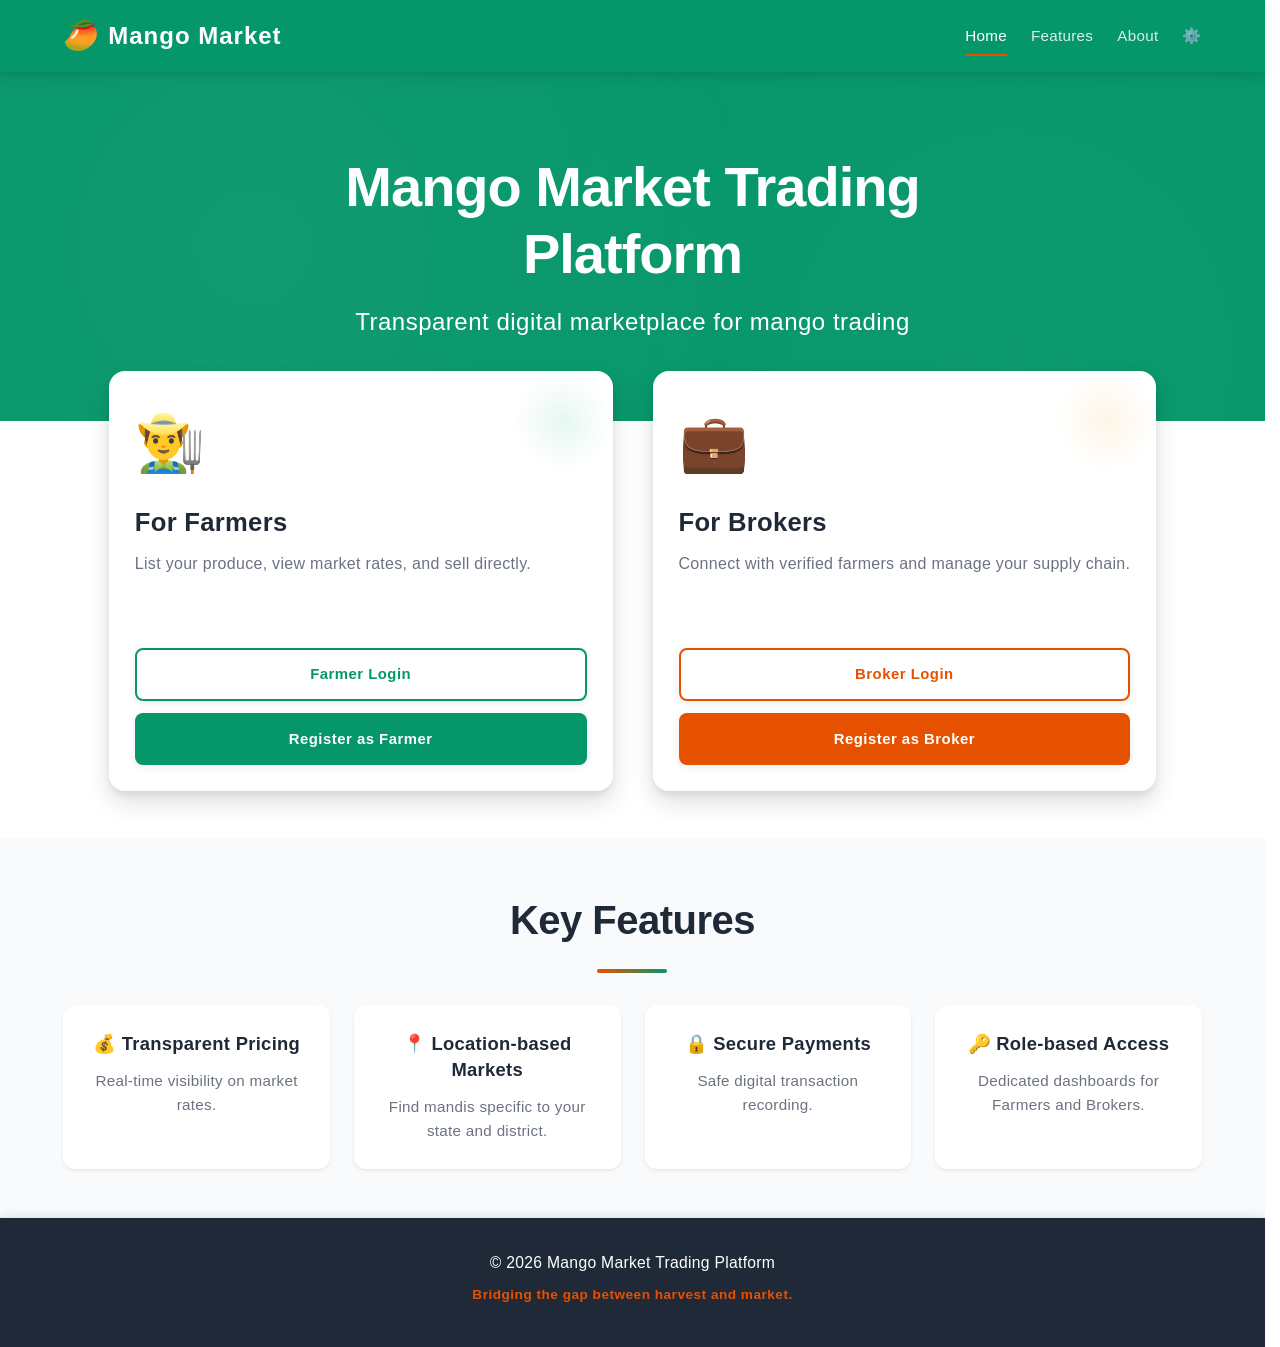
<file: frontend/html/home.html>
<!DOCTYPE html>
<html lang="en">
<head>
    <meta charset="UTF-8">
    <meta name="viewport" content="width=device-width, initial-scale=1.0">
    <meta name="description" content="Transparent digital marketplace for mango trading - Connect farmers and brokers directly">
    <meta name="theme-color" content="#2e7d32">
    <title>Mango Market Trading Platform - Buy & Sell Mangoes Online</title>
    <link rel="stylesheet" href="../css/home.css">
</head>
<body>
    <!-- Navigation Bar -->
    <nav class="navbar" role="navigation" aria-label="Main navigation">
        <div class="logo" aria-label="Mango Market home">Mango Market</div>
        <div class="nav-links">
            <a href="home.html" class="active" aria-current="page">Home</a>
            <a href="#features">Features</a>
            <a href="#about">About</a>
            <a href="host_access.html" class="host-link" title="Administrator Access" aria-label="Administrator access portal">⚙️</a>
        </div>
    </nav>

    <!-- Hero Section -->
    <header class="hero" id="home">
        <div class="hero-content">
            <h1>Mango Market Trading Platform</h1>
            <p>Transparent digital marketplace for mango trading</p>
        </div>
    </header>

    <!-- Action Section - Role Selection Cards -->
    <section class="action-container" aria-label="User role selection">
        <div class="card farmer-card">
            <div class="card-icon" aria-hidden="true">👨‍🌾</div>
            <h2>For Farmers</h2>
            <p>List your produce, view market rates, and sell directly.</p>
            <div class="button-group">
                <a href="farmer_login.html" class="btn btn-outline" role="button">Farmer Login</a>
                <a href="new_farmer_register.html" class="btn btn-primary" role="button">Register as Farmer</a>
            </div>
        </div>

        <div class="card broker-card">
            <div class="card-icon" aria-hidden="true">💼</div>
            <h2>For Brokers</h2>
            <p>Connect with verified farmers and manage your supply chain.</p>
            <div class="button-group">
                <a href="broker_login.html" class="btn btn-outline" role="button">Broker Login</a>
                <a href="new_broker_register.html" class="btn btn-broker" role="button">Register as Broker</a>
            </div>
        </div>
    </section>

    <!-- Features Section -->
    <section id="features" class="features-section" aria-label="Platform features">
        <h2>Key Features</h2>
        <div class="features-grid">
            <div class="feature-item">
                <h3>💰 Transparent Pricing</h3>
                <p>Real-time visibility on market rates.</p>
            </div>
            <div class="feature-item">
                <h3>📍 Location-based Markets</h3>
                <p>Find mandis specific to your state and district.</p>
            </div>
            <div class="feature-item">
                <h3>🔒 Secure Payments</h3>
                <p>Safe digital transaction recording.</p>
            </div>
            <div class="feature-item">
                <h3>🔑 Role-based Access</h3>
                <p>Dedicated dashboards for Farmers and Brokers.</p>
            </div>
        </div>
    </section>

    <!-- Footer -->
    <footer id="about" role="contentinfo">
        <p>&copy; 2026 Mango Market Trading Platform</p>
        <p class="tagline">Bridging the gap between harvest and market.</p>
    </footer>

    <script src="../js/api.js"></script>
</body>
</html>
</file>
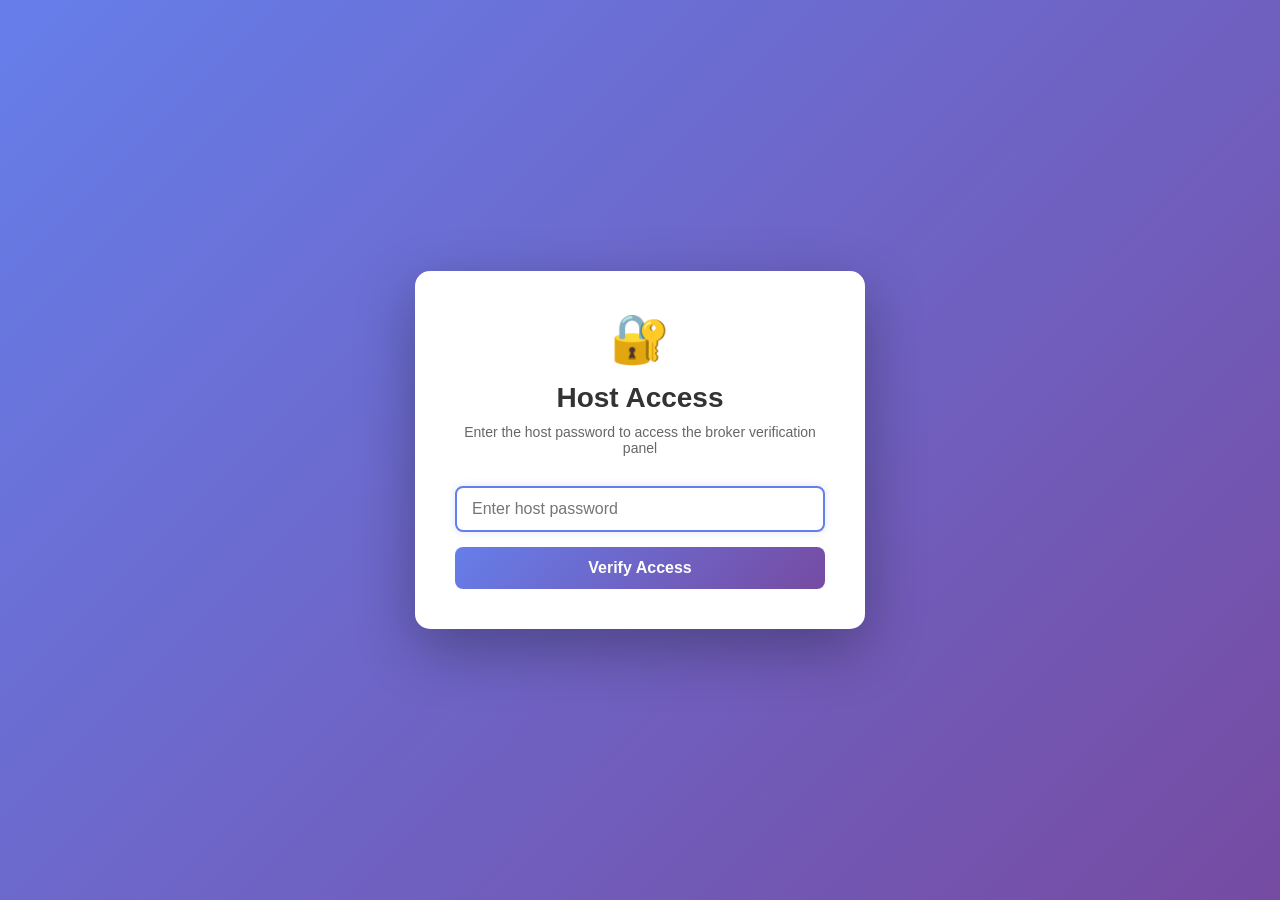
<file: frontend/html/host_access.html>
<!DOCTYPE html>
<html lang="en">
<head>
    <meta charset="UTF-8">
    <meta name="viewport" content="width=device-width, initial-scale=1.0">
    <title>Host Access - Mango Market Platform</title>
    <style>
        * {
            margin: 0;
            padding: 0;
            box-sizing: border-box;
        }

        body {
            background: linear-gradient(135deg, #667eea 0%, #764ba2 100%);
            min-height: 100vh;
            font-family: 'Segoe UI', Tahoma, Geneva, Verdana, sans-serif;
            display: flex;
            justify-content: center;
            align-items: center;
        }

        .password-container {
            background: white;
            padding: 40px;
            border-radius: 15px;
            box-shadow: 0 20px 60px rgba(0, 0, 0, 0.3);
            width: 100%;
            max-width: 450px;
            text-align: center;
        }

        .password-container h1 {
            color: #333;
            margin-bottom: 10px;
            font-size: 28px;
            font-weight: 600;
        }

        .password-container p {
            color: #666;
            margin-bottom: 30px;
            font-size: 14px;
        }

        .password-form {
            display: flex;
            flex-direction: column;
            gap: 15px;
        }

        .password-form input {
            padding: 12px 15px;
            border: 2px solid #ddd;
            border-radius: 8px;
            font-size: 16px;
            transition: all 0.3s ease;
        }

        .password-form input:focus {
            outline: none;
            border-color: #667eea;
            box-shadow: 0 0 8px rgba(102, 126, 234, 0.2);
        }

        .password-form button {
            padding: 12px;
            background: linear-gradient(135deg, #667eea 0%, #764ba2 100%);
            color: white;
            border: none;
            border-radius: 8px;
            font-size: 16px;
            font-weight: 600;
            cursor: pointer;
            transition: all 0.3s ease;
        }

        .password-form button:hover {
            transform: translateY(-2px);
            box-shadow: 0 10px 25px rgba(102, 126, 234, 0.4);
        }

        .password-form button:active {
            transform: translateY(0);
        }

        #errorMessage {
            display: none;
            color: #e74c3c;
            text-align: center;
            font-size: 14px;
            margin-top: 15px;
            padding: 10px;
            background: #fadbd8;
            border-radius: 5px;
            border-left: 4px solid #e74c3c;
        }

        .logo {
            font-size: 48px;
            margin-bottom: 15px;
        }
    </style>
</head>
<body>
    <div class="password-container">
        <div class="logo">🔐</div>
        <h1>Host Access</h1>
        <p>Enter the host password to access the broker verification panel</p>
        <div class="password-form">
            <input 
                type="password" 
                id="hostPassword" 
                placeholder="Enter host password"
                autocomplete="off"
            >
            <button 
                type="button" 
                id="verifyAccessBtn"
                onclick="verifyHostAccess()"
            >
                Verify Access
            </button>
            <div id="errorMessage"></div>
        </div>
    </div>

    <script>
        /**
         * Host Access Authentication
         * Handles password verification for broker verification panel access
         * Password: Charan.56 (hashed in backend)
         */

        // API endpoint configuration
        const API_BASE = `${location.protocol}//${location.hostname}:5000`;

        // ============================================
        // PAGE INITIALIZATION
        // ============================================
        document.addEventListener('DOMContentLoaded', function() {
            console.log('[Host Access] Page loaded');
            console.log('[Host Access] API Base:', API_BASE);
            
            // Check if already authenticated
            const verified = localStorage.getItem('host_password_verified');
            if (verified === 'true') {
                console.log('[Host Access] Already authenticated - redirecting to dashboard');
                window.location.href = 'host_dashboard.html';
                return;
            }
            
            // Setup event listeners
            const passwordInput = document.getElementById('hostPassword');
            if (passwordInput) {
                // Allow Enter key to submit
                passwordInput.addEventListener('keypress', function(e) {
                    if (e.key === 'Enter') {
                        e.preventDefault();
                        verifyHostAccess();
                    }
                });
                
                // Set focus on password input
                setTimeout(() => passwordInput.focus(), 200);
            }
            
            // Setup verify button
            const verifyBtn = document.getElementById('verifyAccessBtn');
            if (verifyBtn) {
                verifyBtn.addEventListener('click', function(e) {
                    e.preventDefault();
                    verifyHostAccess();
                });
            }
        });

        // ============================================
        // PASSWORD VERIFICATION
        // ============================================
        async function verifyHostAccess() {
            const password = (document.getElementById('hostPassword') || {}).value || '';
            const errorMsg = document.getElementById('errorMessage');
            
            if (!password) {
                if (errorMsg) {
                    errorMsg.textContent = 'Please enter the host password';
                    errorMsg.style.display = 'block';
                }
                return;
            }
            
            try {
                console.log('[Host Access] Verifying password...');
                
                const response = await fetch(`${API_BASE}/api/host/verify-password`, {
                    method: 'POST',
                    headers: {
                        'Content-Type': 'application/json',
                    },
                    body: JSON.stringify({ password: password }),
                    credentials: 'include'
                });

                console.log('[Host Access] API Response Status:', response.status);

                const data = await response.json();
                console.log('[Host Access] API Response Data:', data);
                
                if (data.success === true && data.access_granted === true) {
                    console.log('✅ [Host Access] Password verified successfully - redirecting to dashboard');
                    
                    // Clear any error messages
                    if (errorMsg) {
                        errorMsg.style.display = 'none';
                        errorMsg.textContent = '';
                    }
                    
                    // Store verification token in localStorage
                    localStorage.setItem('host_password_verified', 'true');
                    localStorage.setItem('host_access_time', new Date().getTime().toString());
                    console.log('[Host Access] Session stored in localStorage');
                    
                    // Redirect to host_dashboard.html
                    setTimeout(() => {
                        window.location.href = 'host_dashboard.html';
                    }, 500);
                } else {
                    console.error('[Host Access] Password verification failed:', data.message);
                    
                    if (errorMsg) {
                        errorMsg.textContent = data.message || '❌ Invalid host password. Try again.';
                        errorMsg.style.display = 'block';
                    }
                    
                    // Clear the password input and refocus
                    const passInput = document.getElementById('hostPassword');
                    passInput.value = '';
                    passInput.focus();
                    passInput.select();
                }
            } catch (error) {
                console.error('[Host Access] Error during authentication:', error);
                if (errorMsg) {
                    errorMsg.textContent = `⚠️ Error: ${error.message}\\nPlease ensure backend is running at ${API_BASE}`;
                    errorMsg.style.display = 'block';
                }
            }
        }
    </script>
</body>
</html>
</file>
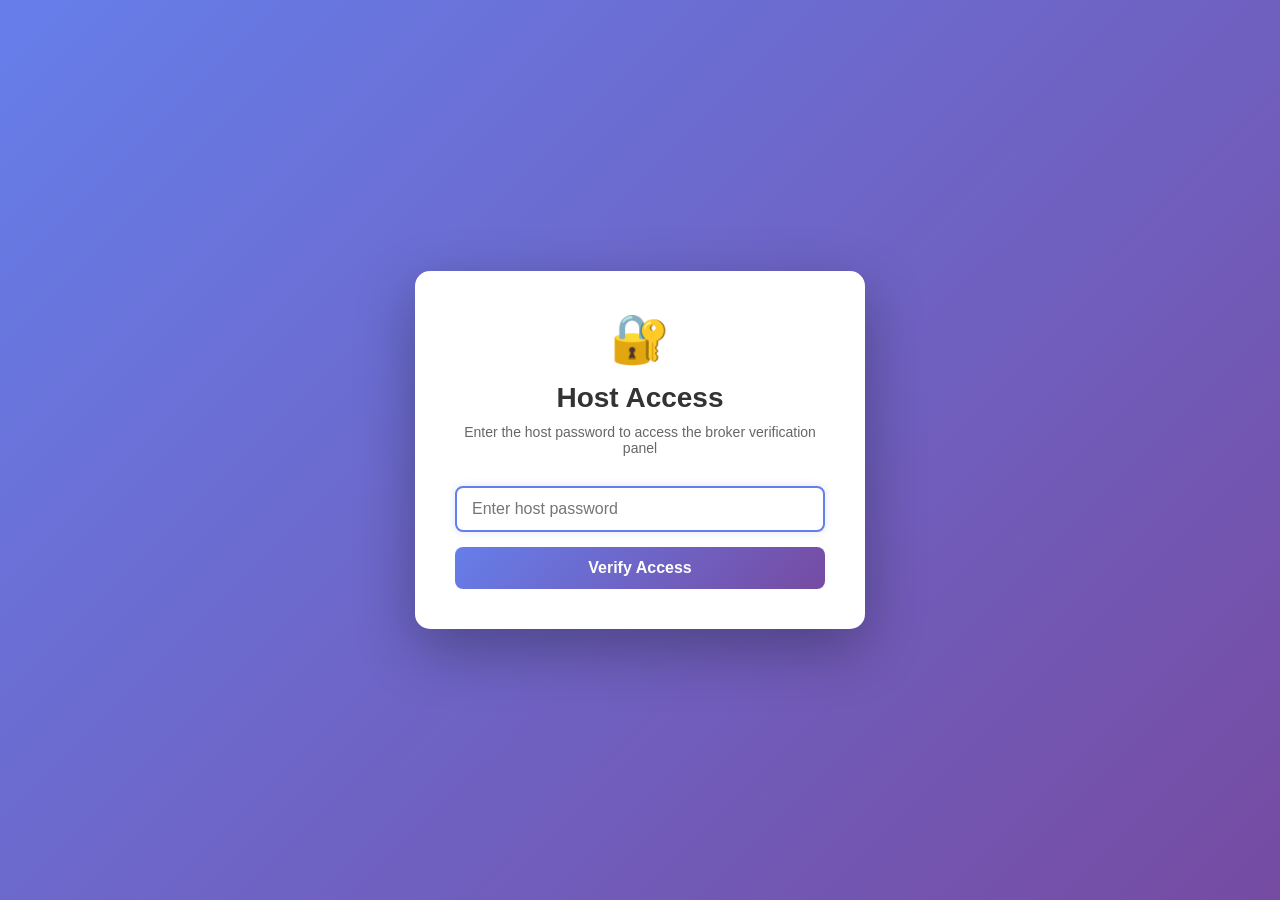
<file: frontend/html/host_dashboard.html>
<!DOCTYPE html>
<html lang="en">
<head>
    <meta charset="UTF-8">
    <meta name="viewport" content="width=device-width, initial-scale=1.0">
    <title>Broker Document Verification Panel - Mango Market Platform</title>
    <link rel="stylesheet" href="https://stackpath.bootstrapcdn.com/bootstrap/4.5.2/css/bootstrap.min.css">
    <style>
        * {
            margin: 0;
            padding: 0;
            box-sizing: border-box;
        }

        body {
            background: linear-gradient(135deg, #667eea 0%, #764ba2 100%);
            min-height: 100vh;
            font-family: 'Segoe UI', Tahoma, Geneva, Verdana, sans-serif;
        }

        /* Main Dashboard */
        #verificationDashboard {
            padding: 40px 20px;
            min-height: 100vh;
        }

        .dashboard-header {
            text-align: center;
            color: white;
            margin-bottom: 40px;
        }

        .dashboard-header h1 {
            font-size: 36px;
            font-weight: 700;
            margin-bottom: 10px;
        }

        .dashboard-header p {
            font-size: 16px;
            opacity: 0.95;
        }

        .dashboard-controls {
            display: flex;
            justify-content: center;
            gap: 15px;
            margin-bottom: 30px;
            flex-wrap: wrap;
        }

        .dashboard-controls button {
            padding: 10px 20px;
            background: white;
            color: #667eea;
            border: none;
            border-radius: 8px;
            font-weight: 600;
            cursor: pointer;
            transition: all 0.3s ease;
        }

        .dashboard-controls button:hover {
            background: #f8f9ff;
            transform: translateY(-2px);
            box-shadow: 0 5px 15px rgba(0, 0, 0, 0.1);
        }

        .table-container {
            background: white;
            border-radius: 15px;
            padding: 30px;
            box-shadow: 0 10px 40px rgba(0, 0, 0, 0.1);
            overflow-x: auto;
        }

        .table-container h2 {
            color: #333;
            margin-bottom: 25px;
            font-size: 24px;
            font-weight: 600;
        }

        #loadingMessage {
            display: none;
            text-align: center;
            padding: 40px;
            color: #667eea;
            font-size: 18px;
        }

        table {
            width: 100%;
            border-collapse: collapse;
        }

        table thead {
            background: #f8f9fa;
            border-bottom: 2px solid #ddd;
        }

        table th {
            padding: 15px;
            text-align: left;
            color: #333;
            font-weight: 600;
            font-size: 14px;
            text-transform: uppercase;
            letter-spacing: 0.5px;
        }

        table td {
            padding: 15px;
            border-bottom: 1px solid #eee;
            font-size: 14px;
        }

        table tbody tr:hover {
            background: #f8f9fa;
            transition: all 0.3s ease;
        }

        table tbody tr:last-child td {
            border-bottom: none;
        }

        /* Action Buttons */
        .btn {
            padding: 8px 12px;
            border: none;
            border-radius: 6px;
            font-size: 13px;
            font-weight: 600;
            cursor: pointer;
            transition: all 0.3s ease;
            margin: 2px;
        }

        .btn-success {
            background: #27ae60;
            color: white;
        }

        .btn-success:hover {
            background: #229954;
            box-shadow: 0 4px 12px rgba(39, 174, 96, 0.3);
        }

        .btn-danger {
            background: #e74c3c;
            color: white;
        }

        .btn-danger:hover {
            background: #c0392b;
            box-shadow: 0 4px 12px rgba(231, 76, 60, 0.3);
        }

        .btn-info {
            background: #3498db;
            color: white;
        }

        .btn-info:hover {
            background: #2980b9;
            box-shadow: 0 4px 12px rgba(52, 152, 219, 0.3);
        }

        .btn-sm {
            padding: 6px 10px;
            font-size: 12px;
        }

        /* Badges */
        .badge {
            padding: 6px 10px;
            border-radius: 4px;
            font-size: 12px;
            font-weight: 600;
        }

        .badge-warning {
            background: #f39c12;
            color: white;
        }

        .badge-success {
            background: #27ae60;
            color: white;
        }

        .badge-danger {
            background: #e74c3c;
            color: white;
        }

        /* Links */
        a {
            color: #3498db;
            text-decoration: none;
            transition: all 0.3s ease;
        }

        a:hover {
            color: #2980b9;
            text-decoration: underline;
        }

        /* Logout Button */
        .logout-btn {
            position: fixed;
            top: 20px;
            right: 20px;
            padding: 10px 20px;
            background: white;
            color: #667eea;
            border: none;
            border-radius: 8px;
            font-weight: 600;
            cursor: pointer;
            z-index: 999;
            box-shadow: 0 2px 8px rgba(0, 0, 0, 0.1);
            transition: all 0.3s ease;
        }

        .logout-btn:hover {
            background: #f8f9ff;
            box-shadow: 0 4px 12px rgba(0, 0, 0, 0.15);
        }

        /* Responsive */
        @media (max-width: 768px) {
            .table-container {
                padding: 15px;
            }

            table th,
            table td {
                padding: 10px;
                font-size: 12px;
            }

            .dashboard-header h1 {
                font-size: 24px;
            }

            .btn {
                padding: 6px 8px;
                font-size: 11px;
            }
        }

        /* No Data Message */
        .no-data {
            text-align: center;
            padding: 60px 20px;
            color: #999;
        }

        .no-data p {
            font-size: 18px;
            margin-bottom: 10px;
        }

        .no-data small {
            color: #bbb;
        }
    </style>
</head>
<body>
    <!-- Logout Button -->
    <button class="logout-btn" onclick="logoutHost()">Logout</button>

    <!-- Header -->
    <div class="dashboard-header">
        <h1>📋 Broker Document Verification Panel</h1>
        <p>Review newly registered brokers and verify their Mango Market Trade License</p>
    </div>

    <!-- Controls -->
    <div class="dashboard-controls">
        <button onclick="refreshTable()">🔄 Refresh</button>
        <button onclick="alert('Feature coming soon')">📊 View Statistics</button>
    </div>

    <!-- Table Container -->
    <div class="table-container">
        <h2>Pending Broker Verifications</h2>
        
        <div id="loadingMessage">
            <p>Loading pending brokers...</p>
        </div>

        <table id="pendingBrokersTable">
            <thead>
                <tr>
                    <th>#</th>
                    <th>Broker Name</th>
                    <th>Market Name</th>
                    <th>Phone Number</th>
                    <th>Email</th>
                    <th>Location (City, District, State)</th>
                    <th>Trade License</th>
                    <th>Status</th>
                    <th>Action</th>
                </tr>
            </thead>
            <tbody id="pendingBrokersData">
                <tr>
                    <td colspan="9" class="no-data">
                        <p>Loading pending brokers...</p>
                        <small>Please wait</small>
                    </td>
                </tr>
            </tbody>
        </table>
    </div>

    <!-- Scripts -->
    <script src="https://code.jquery.com/jquery-3.5.1.slim.min.js"></script>
    <script src="https://cdn.jsdelivr.net/npm/bootstrap@4.5.2/dist/js/bootstrap.bundle.min.js"></script>
    <script>
        const API_BASE = 'http://127.0.0.1:5000';

        document.addEventListener('DOMContentLoaded', function() {
            console.log('[Host Dashboard] Page loaded');
            
            // Check if user has verified password
            const verified = localStorage.getItem('host_password_verified');
            if (verified !== 'true') {
                console.log('[Host Dashboard] Access denied - redirecting to host_access.html');
                window.location.href = 'host_access.html';
                return;
            }
            
            // Load pending brokers
            loadPendingBrokers();
        });

        async function loadPendingBrokers() {
            const table = document.getElementById('pendingBrokersTable');
            const loadingMsg = document.getElementById('loadingMessage');
            
            if (loadingMsg) {
                loadingMsg.style.display = 'block';
            }
            
            try {
                console.log('[Host Dashboard] Fetching pending brokers...');
                
                const response = await fetch(`${API_BASE}/api/host/brokers/pending`, {
                    method: 'GET',
                    headers: {
                        'Content-Type': 'application/json'
                    },
                    credentials: 'include'
                });
                
                if (!response.ok) {
                    throw new Error(`HTTP Error: ${response.status}`);
                }
                
                const brokers = await response.json();
                console.log('[Host Dashboard] Fetched brokers:', brokers);
                
                // Hide loading message
                if (loadingMsg) {
                    loadingMsg.style.display = 'none';
                }
                
                // Populate table
                if (Array.isArray(brokers) && brokers.length > 0) {
                    populateBrokersTable(brokers);
                } else {
                    showNoBrokersMessage(table);
                }
            } catch (error) {
                console.error('[Host Dashboard] Error loading brokers:', error);
                if (loadingMsg) {
                    loadingMsg.innerHTML = `<p style="color: red;">Error loading brokers: ${error.message}</p>`;
                }
            }
        }

        function populateBrokersTable(brokers) {
            const tbody = document.getElementById('pendingBrokersData');
            
            if (!tbody) {
                console.error('[Host Dashboard] Table body not found');
                return;
            }
            
            // Clear existing rows
            tbody.innerHTML = '';
            
            brokers.forEach((broker, index) => {
                const row = document.createElement('tr');
                
                // Location (City, District, State)
                let location = broker.location || 'N/A';
                
                row.innerHTML = `
                    <td>${index + 1}</td>
                    <td>${broker.broker_name || 'N/A'}</td>
                    <td>${broker.market_name || 'N/A'}</td>
                    <td>${broker.phone || 'N/A'}</td>
                    <td><a href="mailto:${broker.email}">${broker.email || 'N/A'}</a></td>
                    <td>${location}</td>
                    <td>
                        ${broker.trade_license ? 
                            `<button class="btn btn-sm btn-info" onclick="viewLicense('${broker.trade_license}')">
                                📥 Download
                            </button>` 
                            : 'No document'}
                    </td>
                    <td><span class="badge badge-warning">${broker.verification_status}</span></td>
                    <td>
                        <button class="btn btn-sm btn-success" onclick="approveBroker(${broker.id}, '${broker.broker_name}')">
                            Approve
                        </button>
                        <button class="btn btn-sm btn-danger" onclick="rejectBroker(${broker.id}, '${broker.broker_name}')">
                            Decline
                        </button>
                    </td>
                `;
                
                tbody.appendChild(row);
            });
        }

        function showNoBrokersMessage(table) {
            const tbody = document.getElementById('pendingBrokersData');
            
            if (tbody) {
                tbody.innerHTML = `
                    <tr>
                        <td colspan="9" style="text-align: center; padding: 30px;">
                            <p style="color: #666; font-size: 16px;">No pending broker registrations at this time.</p>
                        </td>
                    </tr>
                `;
            }
        }

        function viewLicense(licensePath) {
            if (!licensePath) {
                alert('No trade license document available');
                return;
            }
            
            console.log('[Host Dashboard] Downloading license:', licensePath);
            
            // Construct full URL
            const licenseUrl = `${API_BASE}/${licensePath}`;
            
            // Create a temporary anchor element to trigger download
            const link = document.createElement('a');
            link.href = licenseUrl;
            
            // Extract filename from path for download
            const filename = licensePath.split('/').pop() || 'trade_license.pdf';
            link.download = filename;
            
            // Add to DOM, click, and remove
            document.body.appendChild(link);
            link.click();
            document.body.removeChild(link);
            
            console.log('[Host Dashboard] Download started for:', filename);
        }

        async function approveBroker(brokerId, brokerName) {
            if (!confirm(`Approve broker "${brokerName}"?`)) {
                return;
            }
            
            try {
                console.log('[Host Dashboard] Approving broker:', brokerId);
                
                const response = await fetch(`${API_BASE}/api/host/brokers/${brokerId}/approve`, {
                    method: 'POST',
                    headers: {
                        'Content-Type': 'application/json'
                    },
                    credentials: 'include'
                });
                
                const data = await response.json();
                
                if (data.success || response.ok) {
                    console.log('[Host Dashboard] Broker approved successfully');
                    alert(`Broker "${brokerName}" has been approved successfully!`);
                    
                    // Refresh the table
                    loadPendingBrokers();
                } else {
                    console.error('[Host Dashboard] Approval failed:', data.message);
                    alert(`Error: ${data.message || 'Failed to approve broker'}`);
                }
            } catch (error) {
                console.error('[Host Dashboard] Error approving broker:', error);
                alert(`Error: ${error.message}`);
            }
        }

        async function rejectBroker(brokerId, brokerName) {
            const reason = prompt(`Enter reason for declining ${brokerName}:`, 'License document is invalid or incomplete');
            
            if (reason === null) {
                // User cancelled
                return;
            }
            
            try {
                console.log('[Host Dashboard] Rejecting broker:', brokerId, 'Reason:', reason);
                
                const response = await fetch(`${API_BASE}/api/host/brokers/${brokerId}/reject`, {
                    method: 'POST',
                    headers: {
                        'Content-Type': 'application/json'
                    },
                    body: JSON.stringify({ reason: reason }),
                    credentials: 'include'
                });
                
                const data = await response.json();
                
                if (data.success || response.ok) {
                    console.log('[Host Dashboard] Broker rejected successfully');
                    alert(`Broker "${brokerName}" has been declined.`);
                    
                    // Refresh the table
                    loadPendingBrokers();
                } else {
                    console.error('[Host Dashboard] Rejection failed:', data.message);
                    alert(`Error: ${data.message || 'Failed to reject broker'}`);
                }
            } catch (error) {
                console.error('[Host Dashboard] Error rejecting broker:', error);
                alert(`Error: ${error.message}`);
            }
        }

        function logoutHost() {
            if (confirm('Are you sure you want to logout?')) {
                localStorage.removeItem('host_password_verified');
                window.location.href = 'host_access.html';
            }
        }

        function refreshTable() {
            console.log('[Host Dashboard] Refreshing table...');
            loadPendingBrokers();
        }
    </script>
</body>
</html>
</file>
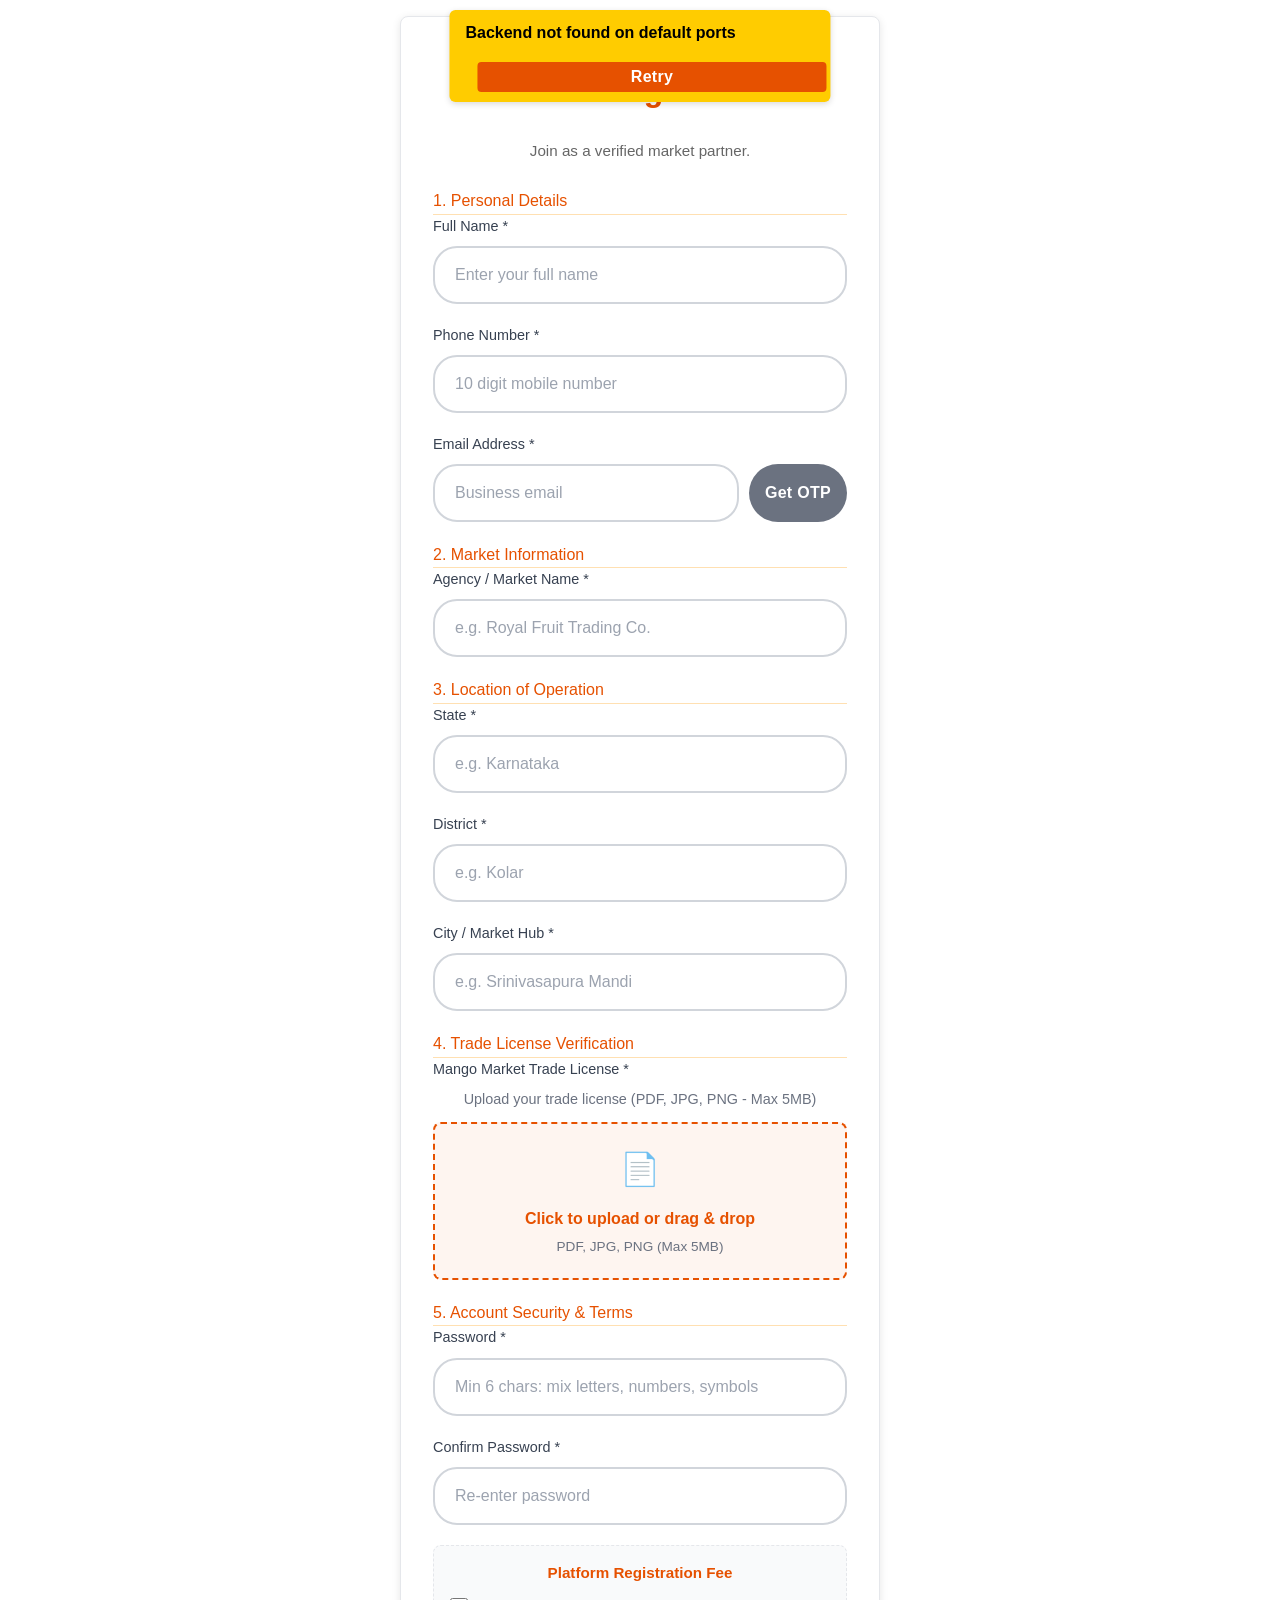
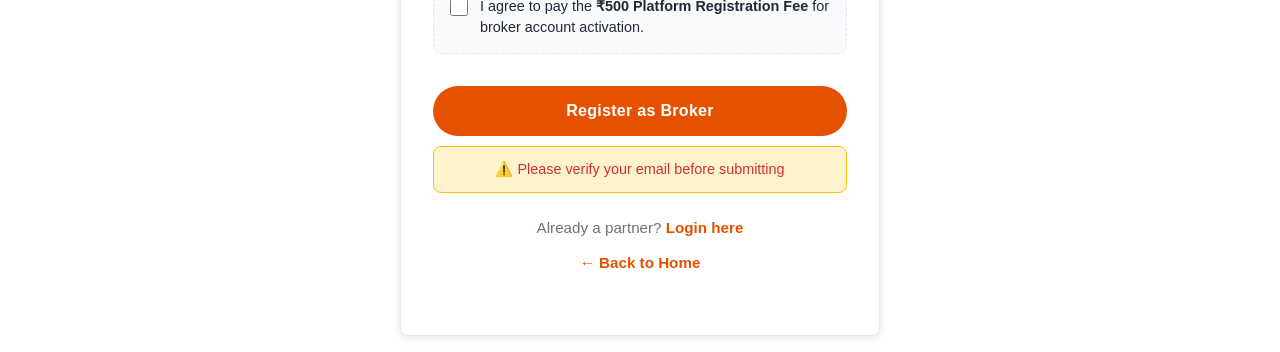
<file: frontend/html/new_broker_register.html>
<!DOCTYPE html>
<html lang="en">
<head>
    <meta charset="UTF-8">
    <meta name="viewport" content="width=device-width, initial-scale=1.0">
    <title>Broker Registration - Mango Market</title>
    <link rel="stylesheet" href="../css/auth.css">
    <style>
        h2 { color: #e65100 !important; }
        .section-header { color: #e65100; border-bottom: 1px solid #ffe0b2; }
        button { background: #e65100 !important; }
        button:hover { background: #bf360c !important; }
        .btn-grey { background-color: #6b7280 !important; }
        .btn-green { background-color: #e65100 !important; }
        a { color: #e65100; }
        input:focus { border-color: #e65100 !important; }
    </style>
</head>
<body>

    <div class="container">
        <h2>Broker Registration</h2>
        <p style="text-align: center; color: #666; margin-bottom: 25px;">
            Join as a verified market partner.
        </p>

        <form id="brokerRegisterForm">
            
            <div class="section-header">1. Personal Details</div>
            
            <div class="form-group">
                <label>Full Name *</label>
                <input type="text" name="full_name" placeholder="Enter your full name" required>
            </div>

            <div class="form-group">
                <label>Phone Number *</label>
                <input type="tel" name="phone" pattern="[0-9]{10}" placeholder="10 digit mobile number" required>
            </div>

            <div class="form-group">
                <label for="email">Email Address *</label>
                <div class="input-row">
                    <input type="email" id="email" name="email" placeholder="Business email" required>
                    <button type="button" id="sendOtpBtn" class="btn-grey">Get OTP</button>
                </div>

                <div id="otpSection" class="otp-container" style="display: none; margin-top: 10px;">
                    <label class="otp-label">Enter OTP sent to your email</label>
                    <div class="input-row">
                        <input type="text" id="otpInput" placeholder="Enter 6-digit OTP" maxlength="6">
                        <button type="button" id="verifyOtpBtn" class="btn-green">Verify</button>
                    </div>
                    <div class="timer-text" id="timer" style="margin-top:8px;">Resend OTP in <span id="countdown">30</span>s</div>
                </div>

                <div id="otpSuccessMsg" style="color: #2e7d32; font-weight: bold; margin-top: 10px; display: none;">
                    ✅ Email Verified Successfully!
                </div>
            </div>

            <div class="section-header">2. Market Information</div>

            <div class="form-group">
                <label>Agency / Market Name *</label>
                <input type="text" name="market_name" placeholder="e.g. Royal Fruit Trading Co." required>
            </div>

            <div class="section-header">3. Location of Operation</div>

            <div class="form-group">
                <label>State *</label>
                <input type="text" name="state" placeholder="e.g. Karnataka" required>
            </div>

            <div class="form-group">
                <label>District *</label>
                <input type="text" name="district" placeholder="e.g. Kolar" required>
            </div>

            <div class="form-group">
                <label>City / Market Hub *</label>
                <input type="text" name="city" placeholder="e.g. Srinivasapura Mandi" required>
            </div>

            <div class="section-header">4. Trade License Verification</div>

            <div class="form-group">
                <label>Mango Market Trade License *</label>
                <p style="font-size: 0.9rem; color: #6b7280; margin: 5px 0 12px 0;">
                    Upload your trade license (PDF, JPG, PNG - Max 5MB)
                </p>
                <div style="position: relative; background: #fef5f0; border: 2px dashed #e65100; border-radius: 8px; padding: 20px; text-align: center; cursor: pointer; transition: all 0.3s ease; min-height: 100px; display: flex; flex-direction: column; justify-content: center; align-items: center;" id="licenseUploadArea">
                    <input type="file" id="tradeLicenseFile" name="trade_license_file" accept=".pdf,.jpg,.jpeg,.png" style="display: none;">
                    <div style="font-size: 32px; margin-bottom: 10px;">📄</div>
                    <div style="font-weight: 600; color: #e65100; margin-bottom: 5px;">
                        <span id="uploadText">Click to upload or drag & drop</span>
                    </div>
                    <div style="font-size: 0.85rem; color: #6b7280;">
                        PDF, JPG, PNG (Max 5MB)
                    </div>
                    <div style="font-size: 0.8rem; color: #10b981; margin-top: 8px; display: none;" id="fileSelectedText"></div>
                </div>
            </div>

            <div class="section-header">5. Account Security & Terms</div>

            <div class="form-group">
                <label>Password *</label>
                <input type="password" name="password" placeholder="Min 6 chars: mix letters, numbers, symbols" required>
            </div>

            <div class="form-group">
                <label>Confirm Password *</label>
                <input type="password" name="confirm_password" placeholder="Re-enter password" required>
            </div>

            <div class="fee-box">
                <p style="font-weight: 600; color: #e65100; margin: 0 0 12px 0;">Platform Registration Fee</p>
                <div class="checkbox-group" style="background: transparent; border: none; padding: 0; margin: 0;">
                    <input type="checkbox" id="platform_fee_paid" name="platform_fee_paid">
                    <label for="platform_fee_paid" style="margin: 0; color: #1f2937; font-weight: 500;">
                        I agree to pay the <strong>₹500 Platform Registration Fee</strong> for broker account activation.
                    </label>
                </div>
            </div>

            <button type="submit" id="submitBtn" class="broker-btn">Register as Broker</button>
            <p style="text-align: center; color: #d32f2f; font-size: 0.9rem; margin-top: 10px; display:block;" id="verifyWarning">
                ⚠️ Please verify your email before submitting
            </p>
        </form>
        
        <div class="links">
            <p>Already a partner? <a href="broker_login.html">Login here</a></p>
            <p><a href="home.html">← Back to Home</a></p>
        </div>
    </div>

    <script src="../js/api.js"></script>
    <script src="../js/auth.js"></script>

    <script>
        // =====================================================
        // TRADE LICENSE FILE UPLOAD - BROKER REGISTRATION
        // =====================================================

        const licenseUploadArea = document.getElementById('licenseUploadArea');
        const tradeLicenseFile = document.getElementById('tradeLicenseFile');
        const uploadText = document.getElementById('uploadText');
        const fileSelectedText = document.getElementById('fileSelectedText');

        const MAX_FILE_SIZE = 5 * 1024 * 1024; // 5MB
        const ALLOWED_EXTENSIONS = ['pdf', 'jpg', 'jpeg', 'png'];

        // Click to upload
        licenseUploadArea.addEventListener('click', () => {
            tradeLicenseFile.click();
        });

        // File selection from input
        tradeLicenseFile.addEventListener('change', (e) => {
            const file = e.target.files[0];
            if (file) {
                validateAndSelectFile(file);
            }
        });

        // Drag and drop
        licenseUploadArea.addEventListener('dragover', (e) => {
            e.preventDefault();
            licenseUploadArea.style.background = '#fff1eb';
            licenseUploadArea.style.borderColor = '#bf360c';
        });

        licenseUploadArea.addEventListener('dragleave', () => {
            licenseUploadArea.style.background = '#fef5f0';
            licenseUploadArea.style.borderColor = '#e65100';
        });

        licenseUploadArea.addEventListener('drop', (e) => {
            e.preventDefault();
            licenseUploadArea.style.background = '#fef5f0';
            licenseUploadArea.style.borderColor = '#e65100';
            
            const files = e.dataTransfer.files;
            if (files.length > 0) {
                validateAndSelectFile(files[0]);
            }
        });

        function validateAndSelectFile(file) {
            // Validate file size
            if (file.size > MAX_FILE_SIZE) {
                alert(`File is too large. Maximum size is 5MB (yours is ${(file.size / 1024 / 1024).toFixed(2)}MB)`);
                tradeLicenseFile.value = '';
                return;
            }

            // Validate file extension
            const extension = file.name.split('.').pop().toLowerCase();
            if (!ALLOWED_EXTENSIONS.includes(extension)) {
                alert('Invalid file type. Only PDF, JPG, and PNG files are allowed.');
                tradeLicenseFile.value = '';
                return;
            }

            // File is valid - show confirmation
            uploadText.textContent = '✓ File selected';
            uploadText.style.color = '#10b981';
            fileSelectedText.style.display = 'block';
            fileSelectedText.textContent = `📄 ${file.name} (${(file.size / 1024).toFixed(2)} KB)`;
        }

        // Override the default form submission to include file upload
        const brokerRegisterForm = document.getElementById('brokerRegisterForm');
        if (brokerRegisterForm) {
            // Store the file input element reference
            brokerRegisterForm.tradeLicenseFile = tradeLicenseFile;
        }
    </script>
</file>
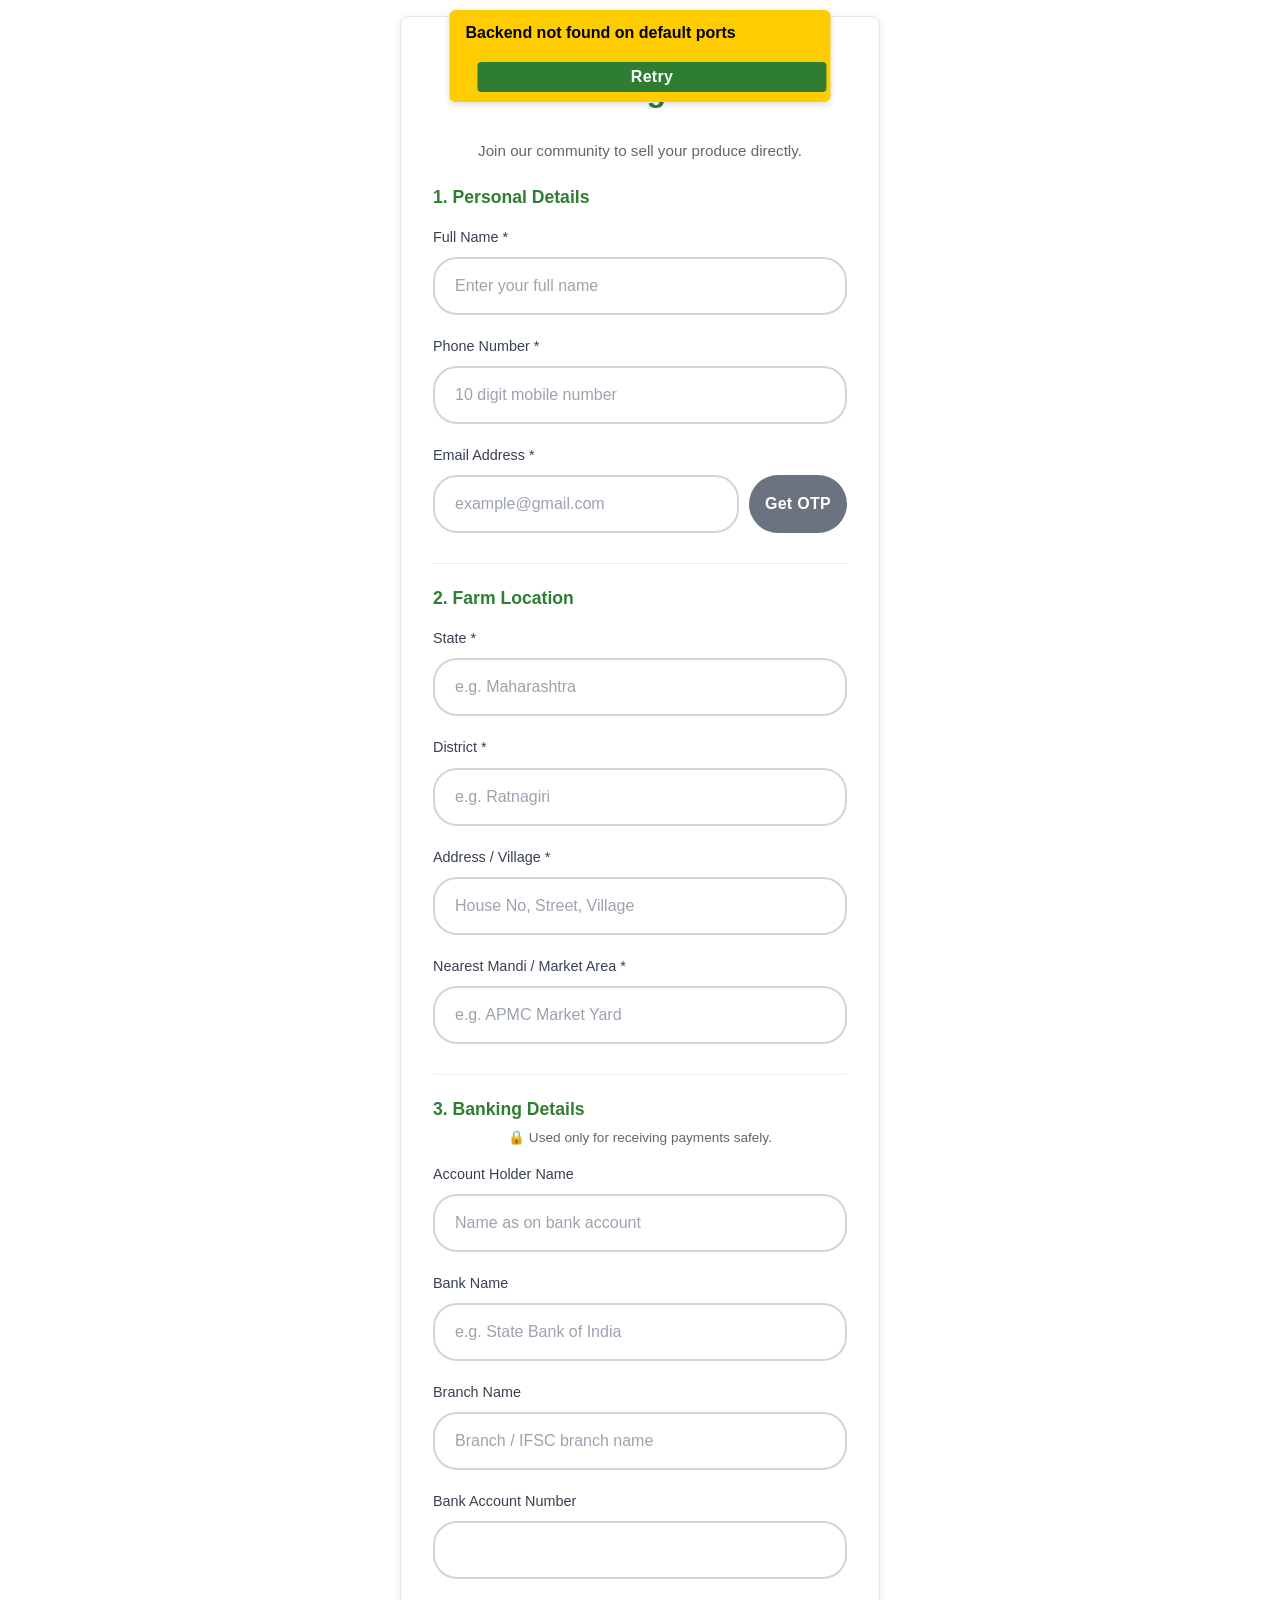
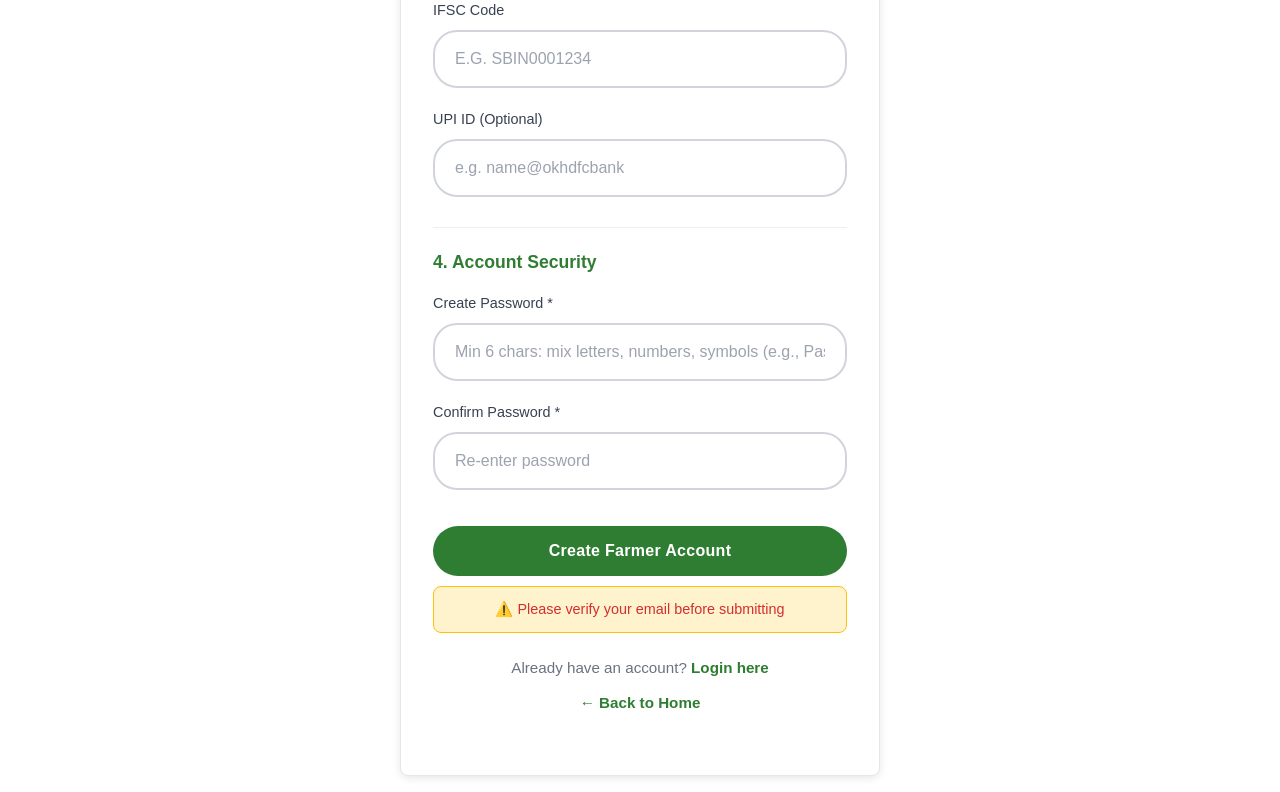
<file: frontend/html/new_farmer_register.html>
<!DOCTYPE html>
<html lang="en">
<head>
    <meta charset="UTF-8">
    <meta name="viewport" content="width=device-width, initial-scale=1.0">
    <title>Farmer Registration - Mango Market</title>
    <link rel="stylesheet" href="../css/auth.css">
    <style>
        h2 { color: #2e7d32 !important; }
        .section-header { color: #2e7d32; border-bottom: 1px solid #c8e6c9; }
        button { background: #2e7d32 !important; }
        button:hover { background: #1b5e20 !important; }
        .btn-grey { background-color: #6b7280 !important; }
        .btn-green { background-color: #2e7d32 !important; }
        a { color: #2e7d32; }
        input:focus { border-color: #2e7d32 !important; }
    </style>
</head>
<body>

    <div class="container">
        <h2>Farmer Registration</h2>
        <p style="text-align: center; color: #666; margin-bottom: 20px;">
            Join our community to sell your produce directly.
        </p>

        <form id="farmerRegisterForm">
            
            <div style="margin-bottom: 20px; border-bottom: 1px solid #eee; padding-bottom: 10px;">
                <h3 style="color: #2e7d32; font-size: 1.1rem; margin-bottom: 15px;">1. Personal Details</h3>
                
                <div class="form-group">
                    <label for="full_name">Full Name *</label>
                    <input type="text" id="full_name" name="full_name" placeholder="Enter your full name" required>
                </div>

                <div class="form-group">
                    <label for="phone">Phone Number *</label>
                    <input type="tel" id="phone" name="phone" pattern="[0-9]{10}" placeholder="10 digit mobile number" required>
                </div>

                <div class="form-group">
                    <label for="email">Email Address *</label>
                    
                    <div class="input-row">
                        <input type="email" id="email" name="email" placeholder="example@gmail.com" required>
                        <button type="button" id="sendOtpBtn" class="btn-grey">Get OTP</button>
                    </div>

                    <div id="otpSection" class="otp-container" style="display: none;">
                        <label class="otp-label">Enter OTP sent to your email</label>
                        
                        <div class="input-row">
                            <input type="text" id="otpInput" placeholder="Enter 6-digit OTP" maxlength="6">
                            <button type="button" id="verifyOtpBtn" class="btn-green">Verify</button>
                        </div>
                        
                        <div class="timer-text" id="timer">Resend OTP in <span id="countdown">30</span>s</div>
                    </div>

                    <div id="otpSuccessMsg" style="color: #2e7d32; font-weight: bold; margin-top: 10px; display: none;">
                        ✅ Email Verified Successfully!
                    </div>
                </div>
            </div>

            <div style="margin-bottom: 20px; border-bottom: 1px solid #eee; padding-bottom: 10px;">
                <h3 style="color: #2e7d32; font-size: 1.1rem; margin-bottom: 15px;">2. Farm Location</h3>

                <div class="form-group">
                    <label for="state">State *</label>
                    <input type="text" id="state" name="state" placeholder="e.g. Maharashtra" required>
                </div>

                <div class="form-group">
                    <label for="district">District *</label>
                    <input type="text" id="district" name="district" placeholder="e.g. Ratnagiri" required>
                </div>

                <div class="form-group">
                    <label for="address">Address / Village *</label>
                    <input type="text" id="address" name="address" placeholder="House No, Street, Village" required>
                </div>

                <div class="form-group">
                    <label for="market_area">Nearest Mandi / Market Area *</label>
                    <input type="text" id="market_area" name="market_area" placeholder="e.g. APMC Market Yard" required>
                </div>
            </div>

            <div style="margin-bottom: 20px; border-bottom: 1px solid #eee; padding-bottom: 10px;">
                <h3 style="color: #2e7d32; font-size: 1.1rem; margin-bottom: 5px;">3. Banking Details</h3>
                <p style="font-size: 0.85rem; color: #666; margin-bottom: 15px;">🔒 Used only for receiving payments safely.</p>

                <div class="form-group">
                    <label for="account_holder">Account Holder Name</label>
                    <input type="text" id="account_holder" name="account_holder" placeholder="Name as on bank account">
                </div>

                <div class="form-group">
                    <label for="bank_name">Bank Name</label>
                    <input type="text" id="bank_name" name="bank_name" placeholder="e.g. State Bank of India">
                </div>

                <div class="form-group">
                    <label for="branch_name">Branch Name</label>
                    <input type="text" id="branch_name" name="branch_name" placeholder="Branch / IFSC branch name">
                </div>

                <div class="form-group">
                    <label for="bank_account">Bank Account Number</label>
                    <input type="text" id="bank_account" name="bank_account">
                </div>

                <div class="form-group">
                    <label for="ifsc">IFSC Code</label>
                    <input type="text" id="ifsc" name="ifsc" style="text-transform: uppercase;" placeholder="e.g. SBIN0001234" maxlength="11" pattern="[A-Za-z]{4}0[A-Za-z0-9]{6}" title="Valid IFSC (11 chars): e.g. SBIN0001234">
                </div>

                <div class="form-group">
                    <label for="upi_id">UPI ID (Optional)</label>
                    <input type="text" id="upi_id" name="upi_id" placeholder="e.g. name@okhdfcbank">
                </div>
            </div>

            <div style="margin-bottom: 20px;">
                <h3 style="color: #2e7d32; font-size: 1.1rem; margin-bottom: 15px;">4. Account Security</h3>

                <div class="form-group">
                    <label for="password">Create Password *</label>
                    <input type="password" id="password" name="password" placeholder="Min 6 chars: mix letters, numbers, symbols (e.g., Pass@123)" required>
                </div>

                <div class="form-group">
                    <label for="confirm_password">Confirm Password *</label>
                    <input type="password" id="confirm_password" name="confirm_password" placeholder="Re-enter password" required>
                </div>
            </div>

            <button type="submit" id="submitBtn" disabled>Create Farmer Account</button>
            <p style="text-align: center; color: #d32f2f; font-size: 0.9rem; margin-top: 10px;" id="verifyWarning">
                ⚠️ Please verify your email before submitting
            </p>
        </form>
        
        <div class="links">
            <p>Already have an account? <a href="farmer_login.html">Login here</a></p>
            <p><a href="home.html">← Back to Home</a></p>
        </div>
    </div>

    <script src="../js/api.js"></script>
    <script src="../js/auth.js"></script>

</body>
</html>
</file>
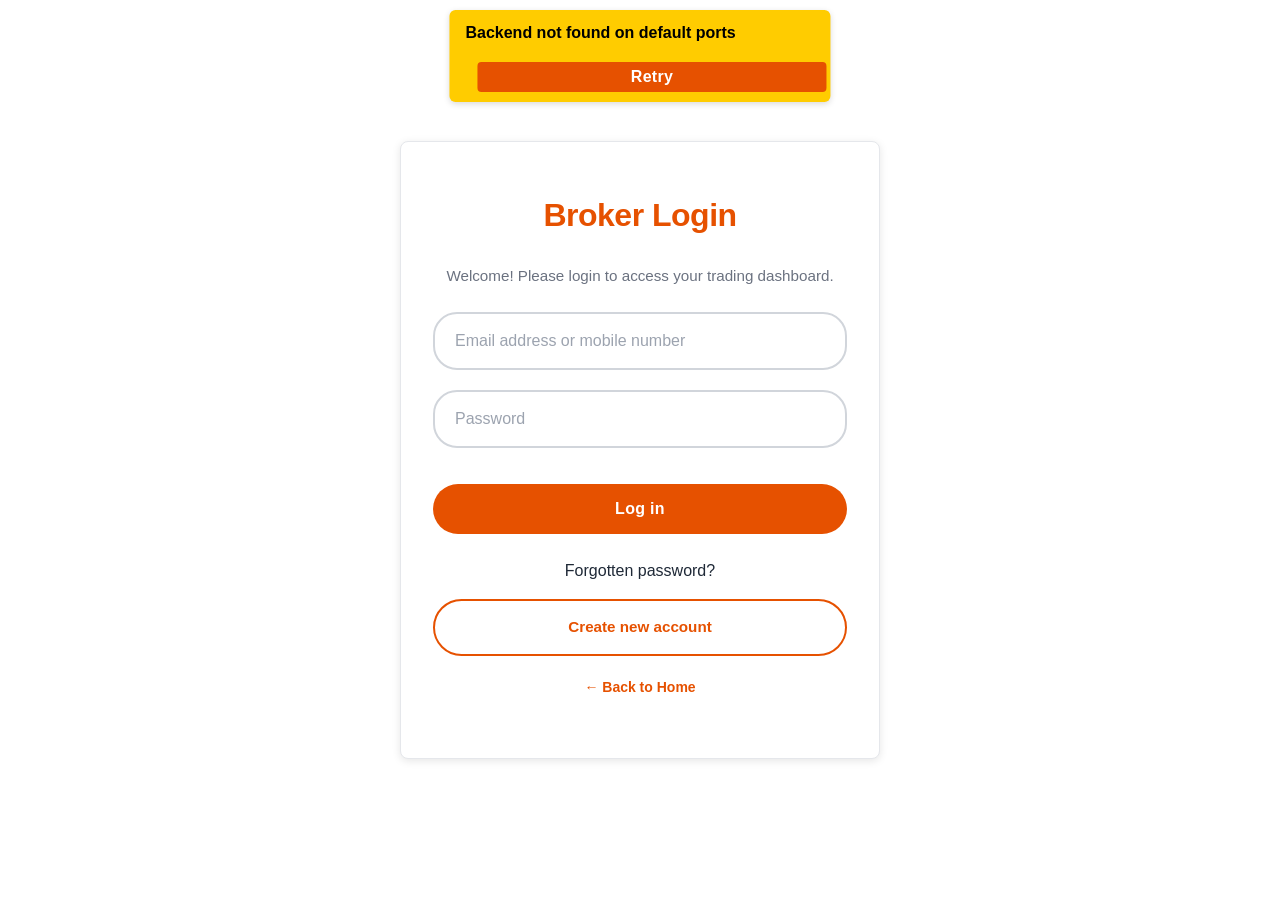
<file: frontend/html/payments.html>
<!DOCTYPE html>
<html lang="en">
<head>
    <meta charset="UTF-8">
    <meta name="viewport" content="width=device-width, initial-scale=1.0">
    <title>Process Payment | Mango Market Trading Platform</title>

    <link rel="stylesheet" href="../css/broker.css">
    <link rel="stylesheet" href="../css/transactions.css">

    <script src="../js/api.js"></script>
    <script src="../js/auth.js"></script>
    <script src="../js/broker.js"></script>

    <style>
        .payment-page-header {
            background: linear-gradient(135deg, #1976d2, #1565c0);
            color: white;
            padding: 2rem;
            border-radius: 12px;
            margin-bottom: 2rem;
            display: flex;
            justify-content: space-between;
            align-items: center;
        }

        .payment-page-header h2 {
            font-size: 2rem;
            margin: 0;
            font-weight: 800;
        }

        .payment-page-header h3 {
            font-size: 1rem;
            opacity: 0.9;
        }

        .back-link {
            display: inline-block;
            color: white;
            text-decoration: none;
            padding: 0.5rem 1rem;
            background: rgba(255, 255, 255, 0.2);
            border-radius: 6px;
            font-weight: 600;
            transition: all 0.3s ease;
            margin-bottom: 1rem;
            cursor: pointer;
            border: none;
        }

        .back-link:hover {
            background: rgba(255, 255, 255, 0.3);
        }

        .payment-form-container {
            max-width: 900px;
            margin: 0 auto;
            background: white;
            border-radius: 12px;
            padding: 2rem;
            box-shadow: 0 4px 20px rgba(0, 0, 0, 0.08);
        }

        .payment-form-section {
            margin-bottom: 2.5rem;
            padding-bottom: 1.5rem;
            border-bottom: 2px solid #f0f0f0;
        }

        .payment-form-section:last-child {
            border-bottom: none;
        }

        .payment-form-section h3 {
            font-size: 1.3rem;
            color: #e65100;
            font-weight: 800;
            margin-bottom: 1rem;
            text-transform: uppercase;
            letter-spacing: 0.5px;
        }

        .detail-grid {
            display: grid;
            grid-template-columns: repeat(auto-fit, minmax(280px, 1fr));
            gap: 1.5rem;
        }

        .detail-item {
            background: #f8f9fa;
            padding: 1.2rem;
            border-radius: 8px;
            border-left: 4px solid #e65100;
        }

        .detail-item label {
            display: block;
            font-size: 0.85rem;
            font-weight: 600;
            color: #757575;
            text-transform: uppercase;
            margin-bottom: 0.5rem;
            letter-spacing: 0.5px;
        }

        .detail-item p {
            font-size: 1.1rem;
            font-weight: 700;
            color: #1a1a1a;
            margin: 0;
        }

        .amount-highlight {
            background: #fff3e0;
            border-left-color: #ff9800 !important;
            padding: 1.5rem;
        }

        .amount-highlight p {
            font-size: 1.6rem;
            color: #e65100;
        }

        .confirmation-section {
            background: #fffbea;
            border: 2px solid #ffd54f;
            padding: 1.5rem;
            border-radius: 8px;
            margin: 2rem 0;
        }

        .confirmation-section label {
            display: flex;
            align-items: center;
            gap: 1rem;
            font-size: 1rem;
            font-weight: 600;
            color: #1a1a1a;
            margin: 0;
            cursor: pointer;
        }

        .confirmation-section input[type="checkbox"] {
            width: 20px;
            height: 20px;
            cursor: pointer;
        }

        .payment-actions {
            display: flex;
            gap: 1rem;
            justify-content: flex-end;
            margin-top: 2rem;
            padding-top: 2rem;
            border-top: 2px solid #f0f0f0;
        }

        .btn-cancel {
            padding: 0.9rem 2rem;
            background: #f0f0f0;
            color: #1a1a1a;
            border: none;
            border-radius: 8px;
            font-weight: 700;
            font-size: 1rem;
            cursor: pointer;
            transition: all 0.3s ease;
        }

        .btn-cancel:hover {
            background: #e0e0e0;
        }

        .btn-confirm-payment {
            padding: 0.9rem 2rem;
            background: #4caf50;
            color: white;
            border: none;
            border-radius: 8px;
            font-weight: 700;
            font-size: 1rem;
            cursor: pointer;
            transition: all 0.3s ease;
        }

        .btn-confirm-payment:hover:not(:disabled) {
            background: #45a049;
            transform: translateY(-2px);
            box-shadow: 0 4px 12px rgba(76, 175, 80, 0.3);
        }

        .btn-confirm-payment:disabled {
            background: #ccc;
            cursor: not-allowed;
            opacity: 0.6;
        }

        @media (max-width: 768px) {
            .payment-page-header {
                flex-direction: column;
                text-align: center;
                gap: 1rem;
            }

            .detail-grid {
                grid-template-columns: 1fr;
            }

            .payment-actions {
                flex-direction: column;
            }

            .btn-cancel, .btn-confirm-payment {
                width: 100%;
            }
        }
    </style>
</head>
<body>

<header>
    <div class="header-container">
        <div class="header-brand">
            <h1> Mango Market Trading <span>Broker Portal</span></h1>
        </div>
        <nav class="header-nav">
            <ul>
                <li><a href="broker_dashboard.html" class="nav-link">Dashboard</a></li>
                <li><a href="transactions.html" class="nav-link">Transactions</a></li>
                <li><a href="sell_request.html" class="nav-link">Sell Requests</a></li>
                <li><a href="#" onclick="AuthManager.logout()" class="nav-link"> Logout</a></li>
            </ul>
        </nav>
    </div>
</header>

<main>

    <button type="button" id="back-to-transactions-btn" class="back-link"> ← Back to Transactions</button>

    <div class="payment-page-header">
        <div>
            <h2>💳 Process Payment</h2>
            <h3>Complete the payment transaction</h3>
        </div>
    </div>

    <form class="payment-form-container" id="payment-form">
        
        <!-- Farmer Details Section -->
        <div class="payment-form-section">
            <h3>Farmer Details</h3>
            <div class="detail-grid">
                <div class="detail-item">
                    <label>Farmer Name</label>
                    <p id="payment-farmer-name">-</p>
                </div>
                <div class="detail-item">
                    <label>Phone Number</label>
                    <p id="payment-farmer-phone">-</p>
                </div>
                <div class="detail-item">
                    <label>Order ID</label>
                    <p id="payment-order-id">-</p>
                </div>
            </div>
        </div>

        <!-- Transaction Amount Section -->
        <div class="payment-form-section">
            <h3>Transaction Amount</h3>
            <div class="detail-grid">
                <div class="detail-item">
                    <label>Total Amount</label>
                    <p id="payment-total-amount">₹0.00</p>
                </div>
                <div class="detail-item">
                    <label>Commission</label>
                    <p id="payment-commission">₹0.00</p>
                </div>
                <div class="detail-item amount-highlight">
                    <label>Net Payable to Farmer</label>
                    <p id="payment-net-payable">₹0.00</p>
                </div>
            </div>
        </div>

        <!-- Bank Account Details Section -->
        <div class="payment-form-section">
            <h3>Bank Account Details</h3>
            <div class="detail-grid">
                <div class="detail-item">
                    <label>Account Holder Name</label>
                    <p id="payment-account-holder">-</p>
                </div>
                <div class="detail-item">
                    <label>Account Number</label>
                    <p id="payment-account-number">-</p>
                </div>
                <div class="detail-item">
                    <label>IFSC Code</label>
                    <p id="payment-ifsc-code">-</p>
                </div>
                <div class="detail-item">
                    <label>Bank Name</label>
                    <p id="payment-bank-name">-</p>
                </div>
                <div class="detail-item">
                    <label>Branch Name</label>
                    <p id="payment-branch-name">-</p>
                </div>
            </div>
        </div>

        <!-- Payment Confirmation Section -->
        <div class="confirmation-section">
            <label for="payment-confirm">
                <input type="checkbox" id="payment-confirm" onchange="PaymentProcessor.togglePaymentButton()">
                <span>I confirm that all details are correct and authorize this payment</span>
            </label>
        </div>

        <!-- Action Buttons -->
        <div class="payment-actions">
            <button type="button" id="cancel-payment-btn" class="btn-cancel">Cancel</button>
            <button type="button" id="confirm-payment-btn" class="btn-confirm-payment" disabled>Confirm & Process Payment</button>
        </div>

    </form>

</main>

<footer>
    <p>&copy; 2026 Mango Market Trading Platform</p>
    <p>All transactions are securely recorded</p>
</footer>

<script src="../js/payment_processor.js"></script>

</body>
</html>
</file>
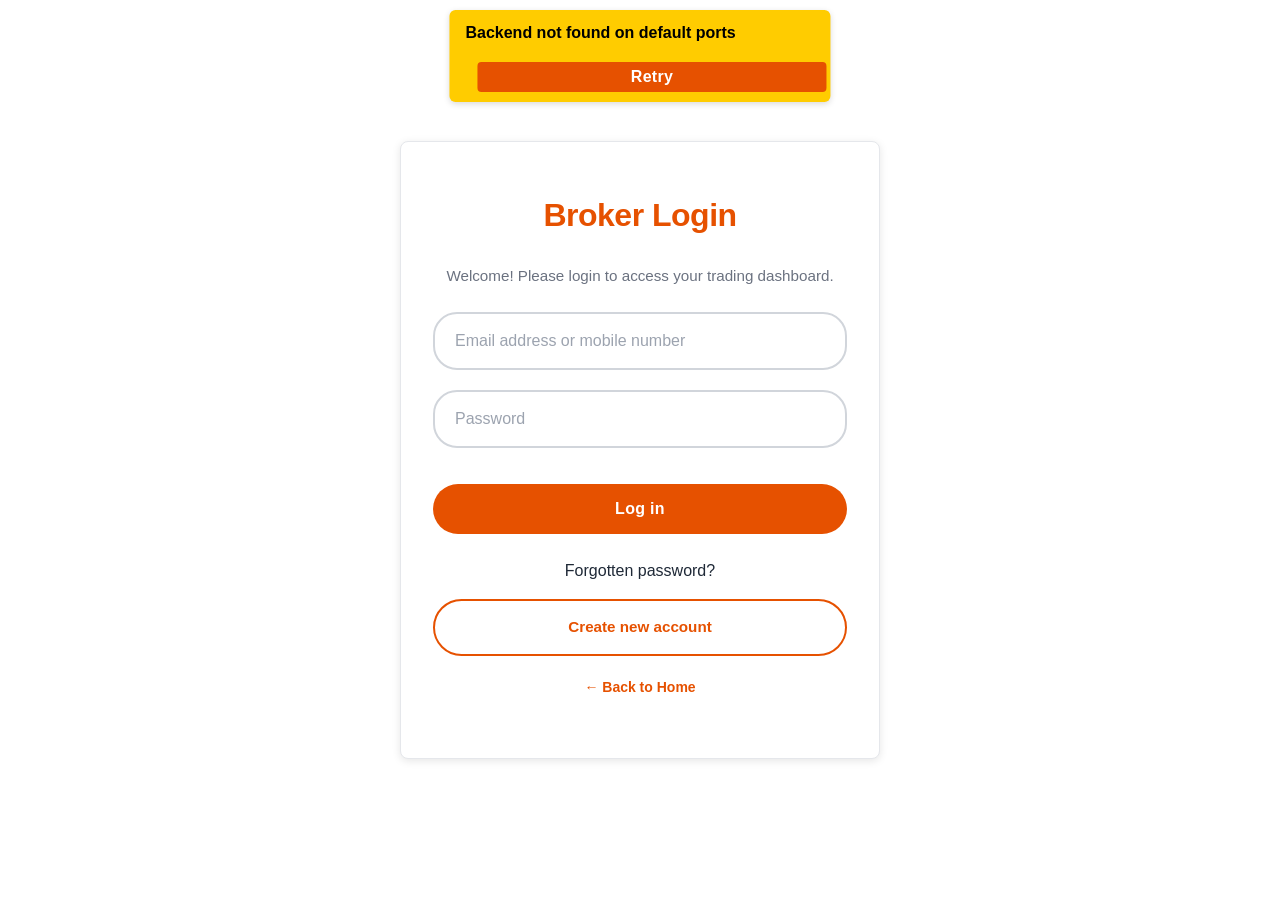
<file: frontend/html/sell_request.html>
<!DOCTYPE html>
<html lang="en">
<head>
    <meta charset="UTF-8">
    <meta name="viewport" content="width=device-width, initial-scale=1.0">
    <title>Sell Requests | Mango Market Trading Platform</title>

    <link rel="stylesheet" href="../css/broker.css">

    <script src="../js/api.js"></script>
    <script src="../js/auth.js"></script>
    <script src="../js/broker.js"></script>
</head>
<body>

<header>
    <div class="header-container">
        <div class="header-brand">
            <h1>🥭 Mango Market Trading <span>Broker Portal</span></h1>
        </div>
        <nav class="header-nav">
            <ul>
                <li><a href="broker_dashboard.html" class="nav-link">Dashboard</a></li>
                <li><a href="#" class="nav-link active btn-sell-requests">📬 SELL REQUESTS</a></li>
                <li><a href="transactions.html" class="nav-link btn-transactions">💳 TRANSACTIONS</a></li>
                <li><a href="#" onclick="AuthManager.logout()" class="nav-link logout-btn">🚪 Logout</a></li>
            </ul>
        </nav>
    </div>
</header>

<main>

    <section class="dashboard-hero">
        <div class="hero-content">
            <h2>Incoming Farmer Sell Requests</h2>
            <p>Review and manage farmer offers</p>
        </div>
    </section>

    <section class="requests-section">
        <div class="section-wrapper">
            <div class="section-header">
                <h2>📋 All Requests</h2>
                <div class="filter-controls">
                    <select id="status-filter" onchange="SellRequestManager.filterByStatus()" class="filter-select">
                        <option value="">All Status</option>
                        <option value="PENDING">⏳ Pending</option>
                        <option value="ACCEPTED">✅ Accepted</option>
                        <option value="REJECTED">❌ Rejected</option>
                    </select>
                    <input type="text" id="search-box" placeholder="🔍 Search farmer name..." onkeyup="SellRequestManager.searchRequests()" class="search-input">
                </div>
            </div>

            <div class="requests-grid" id="requests-grid">
                <!-- Requests will be populated here -->
                <div class="loading-card">
                    <p>Loading requests...</p>
                </div>
            </div>
        </div>
    </section>

    <section id="request-details" class="details-section" style="display: none;">
        <div class="section-wrapper">
            <button class="btn-back" onclick="SellRequestManager.closeDetails()">← Back to Requests</button>
            
            <div class="details-card">
                <div class="details-header">
                    <h2>Request Details</h2>
                </div>
                
                <div class="details-content">
                    <div class="detail-grid">
                        <div class="detail-item">
                            <label>Farmer Name</label>
                            <p id="detail-farmer-name">-</p>
                        </div>
                        <div class="detail-item">
                            <label>Mango Variety</label>
                            <p id="detail-variety">-</p>
                        </div>
                        <div class="detail-item">
                            <label>Quantity Offered</label>
                            <p id="detail-quantity">-</p>
                        </div>
                        <div class="detail-item">
                            <label>Preferred Date</label>
                            <p id="detail-date">-</p>
                        </div>
                        <div class="detail-item">
                            <label>Request Date</label>
                            <p id="detail-request-date">-</p>
                        </div>
                        <div class="detail-item">
                            <label>Order ID</label>
                            <p id="detail-order-id">-</p>
                        </div>
                        <div class="detail-item">
                            <label>Rejection Reason</label>
                            <p id="detail-rejection-reason">-</p>
                        </div>
                        <div class="detail-item">
                            <label>Status</label>
                            <p id="detail-status">-</p>
                        </div>
                    </div>

                    <div class="action-section" id="action-section">
                        <!-- Action buttons will be populated here -->
                    </div>
                </div>
            </div>
        </div>
    </section>

</main>

<!-- ===== ACCEPT SELL REQUEST MODAL ===== -->
<div id="acceptSellModal" class="modal modal-medium">
    <div class="modal-content">
        <span class="modal-close" onclick="SellRequestManager.closeModal()">&times;</span>
        <h3>Accept Sell Request</h3>
        <div id="acceptModalBody">
            <p><strong>Farmer:</strong> <span id="acceptFarmerName">-</span></p>
            <p><strong>Variety:</strong> <span id="acceptVariety">-</span></p>
            <p><strong>Quantity (Tons):</strong> <span id="acceptQuantity">-</span></p>

            <div class="form-group">
                <label>Agreed Price (₹/kg)</label>
                <input type="number" id="acceptAgreedPrice" step="0.01" min="0" placeholder="Leave blank to use market price">
                <small class="help-text">Leave blank to use current market price if available.</small>
            </div>

            <div class="form-group">
                <label>Expected Delivery Date</label>
                <input type="date" id="acceptExpectedDate">
            </div>

            <div class="modal-actions">
                <button id="acceptConfirmBtn" class="btn-success" onclick="SellRequestManager.confirmAcceptFromModal()">Confirm Accept</button>
                <button id="acceptCancelBtn" class="btn-secondary" onclick="SellRequestManager.closeModal()">Cancel</button>
            </div>
        </div>
    </div>
</div>

<footer>
    <div class="footer-content">
        <p>&copy; 2026 Mango Market Trading Platform</p>
        <p>Building trust in agricultural trading</p>
    </div>
</footer>

<style>
    /* ====== MODERN E-COMMERCE STYLE ====== */
    
    :root {
        --primary-orange: #e65100;
        --primary-orange-dark: #bf360c;
        --secondary-orange: #ff9800;
        --light-orange: #fff3e0;
        --accent-green: #4caf50;
        --accent-red: #d32f2f;
        --accent-blue: #1976d2;
        --text-dark: #1a1a1a;
        --text-medium: #424242;
        --text-light: #757575;
        --bg-body: #f8f9fa;
        --white: #ffffff;
        --card-shadow: 0 4px 20px rgba(0, 0, 0, 0.08);
        --card-shadow-hover: 0 8px 40px rgba(0, 0, 0, 0.15);
    }

    /* ===== MODAL STYLES ===== */
    .modal {
        position: fixed;
        inset: 0;
        display: none;
        align-items: center;
        justify-content: center;
        background: rgba(0, 0, 0, 0.45);
        z-index: 10000;
        padding: 2rem;
    }

    .modal.modal-small .modal-content {
        max-width: 400px;
    }

    .modal.modal-medium .modal-content {
        max-width: 520px;
    }

    .modal-content {
        background: var(--white);
        border-radius: 12px;
        padding: 2rem;
        box-shadow: 0 20px 60px rgba(0, 0, 0, 0.3);
        width: 100%;
        position: relative;
        animation: slideIn 0.3s ease;
    }

    @keyframes slideIn {
        from {
            opacity: 0;
            transform: translateY(-30px);
        }
        to {
            opacity: 1;
            transform: translateY(0);
        }
    }

    .modal-content h3 {
        margin-bottom: 1.5rem;
        font-size: 1.5rem;
        color: var(--primary-orange);
    }

    .modal-close {
        position: absolute;
        top: 1rem;
        right: 1rem;
        font-size: 1.8rem;
        color: var(--text-light);
        cursor: pointer;
        transition: all 0.2s ease;
    }

    .modal-close:hover {
        color: var(--primary-orange);
        transform: scale(1.2);
    }

    .form-group {
        margin-bottom: 1.5rem;
    }

    .form-group label {
        display: block;
        font-weight: 600;
        color: var(--text-dark);
        margin-bottom: 0.5rem;
    }

    .form-group input {
        width: 100%;
        padding: 0.75rem;
        border: 1.5px solid #e0e0e0;
        border-radius: 8px;
        font-size: 1rem;
        font-family: inherit;
        transition: all 0.3s ease;
    }

    .form-group input:focus {
        outline: none;
        border-color: var(--primary-orange);
        box-shadow: 0 0 0 3px rgba(230, 81, 0, 0.1);
    }

    .help-text {
        display: block;
        color: var(--text-light);
        font-size: 0.85rem;
        margin-top: 0.5rem;
    }

    .modal-actions {
        display: flex;
        gap: 1rem;
        margin-top: 2rem;
        justify-content: flex-end;
    }

    .btn-success,
    .btn-secondary {
        padding: 0.75rem 1.5rem;
        border: none;
        border-radius: 8px;
        font-weight: 600;
        cursor: pointer;
        transition: all 0.3s ease;
        font-size: 1rem;
    }

    .btn-success {
        background: var(--accent-green);
        color: white;
    }

    .btn-success:hover {
        background: #45a049;
        transform: translateY(-2px);
        box-shadow: 0 8px 20px rgba(76, 175, 80, 0.3);
    }

    .btn-secondary {
        background: #e0e0e0;
        color: var(--text-dark);
    }

    .btn-secondary:hover {
        background: #bdbdbd;
        transform: translateY(-2px);
    }


    * {
        margin: 0;
        padding: 0;
        box-sizing: border-box;
    }

    html { scroll-behavior: smooth; }

    body {
        font-family: -apple-system, BlinkMacSystemFont, 'Segoe UI', 'Roboto', sans-serif;
        background-color: var(--bg-body);
        color: var(--text-dark);
        line-height: 1.6;
    }

    /* ====== HEADER ====== */
    header {
        background: var(--white);
        border-bottom: 1px solid #e8e8e8;
        position: sticky;
        top: 0;
        z-index: 100;
        box-shadow: var(--card-shadow);
    }

    .header-container {
        max-width: 1400px;
        margin: 0 auto;
        padding: 1rem 2rem;
        display: flex;
        justify-content: space-between;
        align-items: center;
        gap: 2rem;
    }

    .header-brand h1 {
        font-size: 1.8rem;
        color: var(--primary-orange);
        font-weight: 800;
    }

    .header-brand h1 span {
        background: linear-gradient(135deg, var(--primary-orange), var(--secondary-orange));
        color: white;
        padding: 0.4rem 0.8rem;
        border-radius: 6px;
        font-size: 0.6rem;
        font-weight: 700;
        text-transform: uppercase;
        margin-left: 0.5rem;
    }

    .header-nav ul {
        list-style: none;
        display: flex;
        gap: 0.5rem;
        flex-wrap: wrap;
    }

    .nav-link {
        color: var(--text-dark);
        text-decoration: none;
        font-weight: 600;
        font-size: 0.95rem;
        padding: 0.7rem 1.2rem;
        border-radius: 8px;
        transition: all 0.3s ease;
        display: inline-block;
    }

    .nav-link:hover {
        background-color: var(--light-orange);
        color: var(--primary-orange);
    }

    .nav-link.active {
        background: linear-gradient(135deg, var(--primary-orange), var(--secondary-orange));
        color: white;
        font-weight: 700;
    }

    .nav-link.btn-transactions {
        background: linear-gradient(135deg, var(--accent-blue), #2196f3);
        color: white;
        font-weight: 700;
    }

    .nav-link.btn-transactions:hover {
        transform: translateY(-2px);
        box-shadow: 0 4px 12px rgba(25, 118, 210, 0.3);
    }

    .logout-btn {
        color: var(--accent-red);
    }

    .logout-btn:hover {
        background-color: rgba(211, 47, 47, 0.1);
    }

    /* ====== MAIN ====== */
    main {
        max-width: 1400px;
        margin: 0 auto;
        padding: 2rem;
    }

    /* ====== HERO ====== */
    .dashboard-hero {
        background: linear-gradient(135deg, var(--primary-orange), var(--secondary-orange));
        color: white;
        padding: 3rem 2rem;
        border-radius: 16px;
        margin-bottom: 3rem;
        box-shadow: 0 10px 40px rgba(230, 81, 0, 0.2);
    }

    .hero-content h2 {
        font-size: 2.5rem;
        margin-bottom: 0.5rem;
        font-weight: 800;
    }

    .hero-content p {
        font-size: 1.1rem;
        opacity: 0.95;
    }

    /* ====== SECTIONS ====== */
    .section-wrapper {
        background: var(--white);
        border-radius: 16px;
        padding: 2.5rem;
        box-shadow: var(--card-shadow);
        transition: all 0.3s ease;
    }

    .section-wrapper:hover {
        box-shadow: var(--card-shadow-hover);
    }

    .section-header {
        display: grid;
        grid-template-columns: auto 1fr;
        gap: 2rem;
        align-items: center;
        margin-bottom: 2rem;
        padding-bottom: 1.5rem;
        border-bottom: 2px solid var(--light-orange);
    }

    .section-header h2 {
        font-size: 1.8rem;
        color: var(--primary-orange);
        font-weight: 800;
    }

    .filter-controls {
        display: flex;
        gap: 1rem;
        flex-wrap: wrap;
        justify-content: flex-end;
    }

    .filter-select,
    .search-input {
        padding: 0.7rem 1rem;
        border: 1.5px solid #e0e0e0;
        border-radius: 8px;
        font-size: 0.95rem;
        font-family: inherit;
        transition: all 0.3s ease;
    }

    .filter-select:focus,
    .search-input:focus {
        outline: none;
        border-color: var(--primary-orange);
        box-shadow: 0 0 0 3px rgba(230, 81, 0, 0.1);
    }

    .search-input {
        min-width: 250px;
    }

    /* ====== REQUESTS GRID ====== */
    .requests-grid {
        display: grid;
        grid-template-columns: repeat(auto-fill, minmax(300px, 1fr));
        gap: 2rem;
    }

    .request-card {
        background: linear-gradient(135deg, #fafafa, white);
        border: 1.5px solid #f0f0f0;
        border-radius: 12px;
        overflow: hidden;
        transition: all 0.3s ease;
        cursor: pointer;
        display: flex;
        flex-direction: column;
    }

    .request-card:hover {
        border-color: var(--primary-orange);
        box-shadow: 0 10px 30px rgba(230, 81, 0, 0.15);
        transform: translateY(-4px);
    }

    .card-header-request {
        background: linear-gradient(135deg, var(--light-orange), #ffe0b2);
        padding: 1.5rem;
        border-bottom: 1px solid #f0f0f0;
    }

    .farmer-name {
        font-size: 1.3rem;
        font-weight: 700;
        color: var(--primary-orange-dark);
        margin: 0;
    }

    .card-body-request {
        padding: 1.5rem;
        flex: 1;
    }

    .request-meta {
        display: grid;
        grid-template-columns: 1fr 1fr;
        gap: 1rem;
        margin-bottom: 1rem;
    }

    .meta-item {
        font-size: 0.85rem;
    }

    .meta-label {
        color: var(--text-light);
        font-weight: 600;
        margin-bottom: 0.25rem;
    }

    .meta-value {
        color: var(--text-dark);
        font-weight: 700;
        font-size: 1rem;
    }

    .status-badge {
        display: inline-block;
        padding: 0.5rem 1rem;
        border-radius: 6px;
        font-size: 0.85rem;
        font-weight: 700;
        text-transform: uppercase;
    }

    .status-badge.pending {
        background: #fff3cd;
        color: #856404;
    }

    .status-badge.accepted {
        background: #d4edda;
        color: #155724;
    }

    .status-badge.rejected {
        background: #f8d7da;
        color: #721c24;
    }

    .card-footer-request {
        padding: 1rem 1.5rem;
        background: #fafafa;
        border-top: 1px solid #f0f0f0;
        display: flex;
        gap: 0.5rem;
    }

    .loading-card {
        grid-column: 1 / -1;
        text-align: center;
        padding: 3rem;
        color: var(--text-light);
    }

    /* ====== DETAILS SECTION ====== */
    .details-section {
        margin-top: 2rem;
    }

    .btn-back {
        background: var(--light-orange);
        color: var(--primary-orange);
        border: none;
        padding: 0.7rem 1.5rem;
        border-radius: 8px;
        font-weight: 600;
        cursor: pointer;
        margin-bottom: 1.5rem;
        transition: all 0.3s ease;
    }

    .btn-back:hover {
        background: var(--primary-orange);
        color: white;
    }

    .details-card {
        border-radius: 16px;
        overflow: hidden;
        box-shadow: var(--card-shadow);
    }

    .details-header {
        background: linear-gradient(135deg, var(--primary-orange), var(--secondary-orange));
        color: white;
        padding: 2rem;
    }

    .details-header h2 {
        font-size: 1.8rem;
        font-weight: 800;
        margin: 0;
    }

    .details-content {
        padding: 2.5rem;
        background: white;
    }

    .detail-grid {
        display: grid;
        grid-template-columns: repeat(auto-fit, minmax(250px, 1fr));
        gap: 2rem;
        margin-bottom: 2rem;
    }

    .detail-item {
        background: var(--light-orange);
        padding: 1.5rem;
        border-radius: 12px;
        border-left: 4px solid var(--primary-orange);
    }

    .detail-item label {
        font-size: 0.85rem;
        font-weight: 700;
        color: var(--primary-orange);
        text-transform: uppercase;
        letter-spacing: 0.5px;
        display: block;
        margin-bottom: 0.5rem;
    }

    .detail-item p {
        font-size: 1.2rem;
        font-weight: 700;
        color: var(--text-dark);
        margin: 0;
        white-space: normal;
        word-wrap: break-word;
        overflow-wrap: break-word;
    }

    .action-section {
        border-top: 1px solid #e0e0e0;
        padding-top: 2rem;
    }

    .action-buttons {
        display: flex;
        gap: 1rem;
        flex-wrap: wrap;
    }

    .btn-accept,
    .btn-reject {
        padding: 1rem 2rem;
        border: none;
        border-radius: 8px;
        font-weight: 700;
        cursor: pointer;
        transition: all 0.3s ease;
        flex: 1;
        min-width: 150px;
    }

    .btn-accept {
        background: var(--accent-green);
        color: white;
    }

    .btn-accept:hover {
        background: #45a049;
        transform: translateY(-2px);
        box-shadow: 0 8px 20px rgba(76, 175, 80, 0.3);
    }

    .btn-reject {
        background: var(--accent-red);
        color: white;
    }

    .btn-reject:hover {
        background: #c62828;
        transform: translateY(-2px);
        box-shadow: 0 8px 20px rgba(211, 47, 47, 0.3);
    }

    /* ====== FOOTER ====== */
    footer {
        background: var(--text-dark);
        color: var(--white);
        text-align: center;
        padding: 2rem;
        margin-top: 4rem;
    }

    .footer-content p {
        margin: 0.5rem 0;
    }

    /* ====== RESPONSIVE ====== */
    @media (max-width: 1024px) {
        .header-container {
            flex-direction: column;
            gap: 1rem;
        }

        .section-header {
            grid-template-columns: 1fr;
        }

        main {
            padding: 1.5rem;
        }
    }

    @media (max-width: 768px) {
        .header-nav ul {
            flex-direction: column;
            gap: 0.5rem;
        }

        .nav-link {
            width: 100%;
            text-align: center;
        }

        .requests-grid {
            grid-template-columns: 1fr;
        }

        .filter-controls {
            flex-direction: column;
            justify-content: flex-start;
        }

        .search-input {
            min-width: 100%;
        }

        .action-buttons {
            flex-direction: column;
        }

        .btn-accept,
        .btn-reject {
            width: 100%;
        }
    }
</style>

<script>
// =====================================================
// SELL REQUEST MANAGER
// =====================================================
const SellRequestManager = {
    currentBroker: null,
    allSellRequests: [],
    filteredRequests: [],
    currentRequestId: null,
    API_BASE: typeof API_BASE_URL !== 'undefined' ? API_BASE_URL : 
              (window.location.protocol + '//' + window.location.hostname + ':5000'),

    async init() {
        console.log('🚀 Initializing Sell Request Manager...');
        try {
            const userDetails = AuthManager.getUserDetails();
            if (!userDetails || userDetails.role !== 'BROKER') {
                window.location.href = 'broker_login.html';
                return;
            }
            await this.loadSellRequests();
            this.setupEventListeners();
            console.log('✅ Sell Request Manager loaded successfully');
        } catch (error) {
            console.error('❌ Initialization failed:', error);
            this.showError('Failed to initialize: ' + error.message);
        }
    },

    async loadSellRequests() {
        try {
            const response = await fetch(this.API_BASE + '/broker/dashboard', {
                method: 'GET',
                headers: APIClient.getHeaders(),
                credentials: 'include'
            });

            if (!response.ok) throw new Error(`API Error: ${response.status}`);
            const data = await response.json();
            if (!data.success) throw new Error(data.error || 'Failed to load');

            this.allSellRequests = data.sell_requests || [];
            this.filteredRequests = [...this.allSellRequests];
            this.renderRequests();
        } catch (error) {
            console.error('❌ Load error:', error);
            throw error;
        }
    },

    renderRequests() {
        const grid = document.getElementById('requests-grid');
        if (!grid) return;

        if (this.filteredRequests.length === 0) {
            grid.innerHTML = '<div class="loading-card"><p>No requests found</p></div>';
            return;
        }

        grid.innerHTML = this.filteredRequests.map(request => `
            <div class="request-card" onclick="SellRequestManager.showDetails(${request.id})">
                <div class="card-header-request">
                    <p class="farmer-name">${request.farmer_name || `Farmer #${request.farmer_id}`}</p>
                </div>
                <div class="card-body-request">
                    <div class="request-meta">
                        <div class="meta-item">
                            <div class="meta-label">Variety</div>
                            <div class="meta-value">${request.variety}</div>
                        </div>
                        <div class="meta-item">
                            <div class="meta-label">Quantity</div>
                            <div class="meta-value">${request.quantity_tons.toFixed(2)} tons</div>
                        </div>
                    </div>
                    <div class="request-meta">
                        <div class="meta-item">
                            <div class="meta-label">Preferred Date</div>
                            <div class="meta-value">${this.formatDate(request.preferred_date)}</div>
                        </div>
                    </div>
                </div>
                <div class="card-footer-request">
                    <span class="status-badge ${request.status.toLowerCase()}">
                        ${request.status}
                    </span>
                </div>
            </div>
        `).join('');
    },

    showDetails(requestId) {
        const request = this.allSellRequests.find(r => r.id === requestId);
        if (!request) return;

        document.getElementById('detail-farmer-name').textContent = request.farmer_name || `Farmer #${request.farmer_id}`;
        document.getElementById('detail-variety').textContent = request.variety;
        document.getElementById('detail-quantity').textContent = request.quantity_tons.toFixed(2) + ' tons';
        document.getElementById('detail-date').textContent = this.formatDate(request.preferred_date);
        document.getElementById('detail-status').textContent = request.status;
        document.getElementById('detail-request-date').textContent = this.formatDate(request.created_at || request.date);

        // Show Order ID when available (display '-' when not present)
        const orderEl = document.getElementById('detail-order-id');
        if (orderEl) orderEl.textContent = request.order_id || '-';

        // Show Rejection Reason when present (display 'No reason provided' when empty)
        const rejectEl = document.getElementById('detail-rejection-reason');
        if (rejectEl) rejectEl.textContent = request.rejection_reason && request.rejection_reason.trim() !== '' ? request.rejection_reason : 'No reason provided';

        const actionSection = document.getElementById('action-section');
        if (request.status === 'PENDING') {
            actionSection.innerHTML = `
                <div class="action-buttons">
                    <button class="btn-accept" onclick="SellRequestManager.acceptRequest(${request.id})">✅ Accept Request</button>
                    <button class="btn-reject" onclick="SellRequestManager.rejectRequest(${request.id})">❌ Reject Request</button>
                </div>
            `;
        } else if (request.status === 'REJECTED') {
            // Keep the details area clean: reason is shown in the boxed field above.
            actionSection.innerHTML = `
                <p style="text-align: center; color: var(--text-light);">This request has been rejected</p>
            `;
        } else {
            actionSection.innerHTML = `<p style="text-align: center; color: var(--text-light);">This request has been ${request.status.toLowerCase()}</p>`;
        }

        document.getElementById('requests-grid').parentElement.parentElement.style.display = 'none';
        document.getElementById('request-details').style.display = 'block';
        window.scrollTo(0, 0);
    },

    closeDetails() {
        document.getElementById('requests-grid').parentElement.parentElement.style.display = 'block';
        document.getElementById('request-details').style.display = 'none';
    },

    async acceptRequest(requestId) {
        // Find the request details
        const request = this.allSellRequests.find(r => r.id === requestId);
        if (!request) {
            this.showError('Request not found');
            return;
        }

        // Set modal data
        document.getElementById('acceptFarmerName').textContent = request.farmer_name || `Farmer #${request.farmer_id}`;
        document.getElementById('acceptVariety').textContent = request.variety;
        document.getElementById('acceptQuantity').textContent = request.quantity_tons.toFixed(2);
        
        // Set default delivery date to preferred date
        const dateInput = document.getElementById('acceptExpectedDate');
        dateInput.value = request.preferred_date ? request.preferred_date.split('T')[0] : '';
        
        // Clear price input
        document.getElementById('acceptAgreedPrice').value = '';
        
        // Store request ID for confirmation
        this.currentRequestId = requestId;
        
        // Show the modal
        this.openModal();
    },

    openModal() {
        const modal = document.getElementById('acceptSellModal');
        if (modal) {
            modal.style.display = 'flex';
            document.body.style.overflow = 'hidden';
        }
    },

    closeModal() {
        const modal = document.getElementById('acceptSellModal');
        if (modal) {
            modal.style.display = 'none';
            document.body.style.overflow = '';
            this.currentRequestId = null;
        }
    },

    async confirmAcceptFromModal() {
        if (!this.currentRequestId) return;

        const agreedPriceInput = document.getElementById('acceptAgreedPrice');
        const expectedDateInput = document.getElementById('acceptExpectedDate');
        
        const agreedPrice = agreedPriceInput.value.trim();
        const expectedDate = expectedDateInput.value;

        let payload = { status: 'ACCEPTED' };

        if (agreedPrice !== '') {
            const val = Number(agreedPrice);
            if (isNaN(val) || val <= 0) {
                this.showError('Please enter a valid agreed price');
                return;
            }
            payload.agreed_price = val;
        }

        if (expectedDate) {
            payload.expected_date = expectedDate;
        }

        // Attach session token as fallback if available
        const token = localStorage.getItem('session_token');
        if (token) payload.session_token = token;

        try {
            const response = await fetch(this.API_BASE + `/broker/request/${this.currentRequestId}/status`, {
                method: 'POST',
                headers: APIClient.getHeaders(),
                credentials: 'include',
                body: JSON.stringify(payload)
            });
            if (!response.ok) throw new Error(`API Error: ${response.status}`);
            const data = await response.json();
            if (data.success) {
                this.showSuccess('Request accepted!');
                this.closeModal();
                await this.loadSellRequests();
                this.closeDetails();
            } else {
                this.showError('Error: ' + (data.message || 'Failed to accept request'));
            }
        } catch (error) {
            this.showError('Error: ' + error.message);
        }
    },

    async rejectRequest(requestId) {
        const reason = prompt('Enter rejection reason:');
        if (!reason) return;
        try {
            const payload = { status: 'REJECTED', reason: reason };
            const token = localStorage.getItem('session_token');
            if (token) payload.session_token = token;

            const response = await fetch(this.API_BASE + `/broker/request/${requestId}/status`, {
                method: 'POST',
                headers: APIClient.getHeaders(),
                credentials: 'include',
                body: JSON.stringify(payload)
            });
            if (!response.ok) throw new Error(`API Error: ${response.status}`);
            const data = await response.json();
            if (data.success) {
                this.showSuccess('Request rejected');
                await this.loadSellRequests();
                this.closeDetails();
            }
        } catch (error) {
            this.showError('Error: ' + error.message);
        }
    },

    filterByStatus() {
        const status = document.getElementById('status-filter').value;
        this.filteredRequests = status 
            ? this.allSellRequests.filter(r => r.status === status.toUpperCase())
            : [...this.allSellRequests];
        this.renderRequests();
    },

    searchRequests() {
        const term = document.getElementById('search-box').value.toLowerCase();
        const status = document.getElementById('status-filter').value;
        this.filteredRequests = this.allSellRequests.filter(r => {
            const matchesSearch = (r.farmer_name || `Farmer #${r.farmer_id}`).toLowerCase().includes(term);
            const matchesStatus = !status || r.status === status.toUpperCase();
            return matchesSearch && matchesStatus;
        });
        this.renderRequests();
    },

    formatDate(dateString) {
        if (!dateString) return 'N/A';
        return new Date(dateString).toLocaleDateString('en-IN', {
            year: 'numeric', month: 'short', day: 'numeric'
        });
    },

    showSuccess(message) {
        const notification = document.createElement('div');
        notification.textContent = '✅ ' + message;
        notification.style.cssText = `position: fixed; top: 20px; right: 20px; background: #4caf50; color: white; padding: 1rem 1.5rem; border-radius: 8px; z-index: 1000;`;
        document.body.appendChild(notification);
        setTimeout(() => notification.remove(), 3000);
    },

    showError(message) {
        const notification = document.createElement('div');
        notification.textContent = '❌ ' + message;
        notification.style.cssText = `position: fixed; top: 20px; right: 20px; background: #d32f2f; color: white; padding: 1rem 1.5rem; border-radius: 8px; z-index: 1000;`;
        document.body.appendChild(notification);
        setTimeout(() => notification.remove(), 4000);
    },

    setupEventListeners() {
        const navLinks = document.querySelectorAll('.nav-link');
        navLinks.forEach(link => {
            if (link.getAttribute('onclick') !== 'AuthManager.logout()') {
                link.addEventListener('click', () => {
                    navLinks.forEach(l => l.classList.remove('active'));
                    link.classList.add('active');
                });
            }
        });

        // Modal close on background click
        const modal = document.getElementById('acceptSellModal');
        if (modal) {
            modal.addEventListener('click', (e) => {
                if (e.target === modal) {
                    this.closeModal();
                }
            });
        }
    }
};

document.addEventListener('DOMContentLoaded', () => {
    SellRequestManager.init();
});
</script>

</body>
</html>
</file>
<file: frontend/css/farmer.css>
/* =========================================
   FARMER DASHBOARD - MODERN UI THEME
   Theme: Fresh Agriculture, Clean, Professional
   ========================================= */

@import url('https://fonts.googleapis.com/css2?family=Inter:wght@300;400;500;600;700;800;900&display=swap');

:root {
    /* Brand Colors */
    --primary-green: #2e7d32;
    --primary-green-dark: #1b5e20;
    --secondary-green: #4caf50;
    --tertiary-green: #81c784;
    --light-green: #e8f5e9;
    --green-gradient: linear-gradient(135deg, #2e7d32, #1b5e20);
    
    /* UI Colors */
    --accent-orange: #ff9800;
    --accent-orange-dark: #f57c00;
    --accent-red: #e53935;
    --accent-blue: #1976d2;
    --accent-teal: #00897b;
    --text-dark: #0f1419;
    --text-medium: #424242;
    --text-light: #757575;
    --bg-body: #f1f5f4;
    --white: #ffffff;
    --light-gray: #fafafa;
    
    /* Borders & Shadows */
    --border-color: #e0e0e0;
    --border-color-light: #f0f0f0;
    --card-shadow: 0 2px 8px rgba(46, 125, 50, 0.08), 0 1px 3px rgba(0, 0, 0, 0.06);
    --card-shadow-lg: 0 8px 24px rgba(46, 125, 50, 0.12);
    --hover-shadow: 0 12px 28px rgba(46, 125, 50, 0.15), 0 6px 12px rgba(0, 0, 0, 0.08);
    --focus-shadow: 0 0 0 4px rgba(76, 175, 80, 0.15);
    
    /* Spacing */
    --radius-sm: 6px;
    --radius-md: 12px;
    --radius-lg: 16px;
    --spacing-xs: 4px;
    --spacing-sm: 8px;
    --spacing-md: 16px;
    --spacing-lg: 24px;
    --spacing-xl: 32px;
}

* { margin: 0; padding: 0; box-sizing: border-box; }

html { scroll-behavior: smooth; }

body {
    font-family: 'Inter', sans-serif;
    background-color: var(--bg-body);
    color: var(--text-dark);
    line-height: 1.6;
    display: flex;
    flex-direction: column;
    min-height: 100vh;
    -webkit-font-smoothing: antialiased;
    -moz-osx-font-smoothing: grayscale;
}

/* ================= HEADER ================= */
header {
    background: var(--white);
    border-bottom: 2px solid var(--border-color-light);
    padding: 1.2rem 0;
    position: sticky;
    top: 0;
    z-index: 100;
    box-shadow: var(--card-shadow);
    transition: box-shadow 0.3s ease;
}

header:hover {
    box-shadow: var(--card-shadow-lg);
}

.container {
    max-width: 1200px;
    margin: 0 auto;
    padding: 0 var(--spacing-lg);
}

.nav-wrapper {
    display: flex;
    justify-content: space-between;
    align-items: center;
    gap: var(--spacing-lg);
}

.brand {
    display: flex;
    align-items: center;
    gap: var(--spacing-sm);
}

.brand h1 {
    font-size: 1.6rem;
    color: var(--primary-green);
    font-weight: 800;
    letter-spacing: -0.8px;
}

.brand span {
    font-size: 0.75rem;
    background: linear-gradient(135deg, var(--light-green), #c8e6c9);
    color: var(--primary-green-dark);
    padding: 6px 12px;
    border-radius: var(--radius-sm);
    font-weight: 700;
    text-transform: uppercase;
    letter-spacing: 0.5px;
    box-shadow: var(--card-shadow);
}

.nav-links {
    display: flex;
    align-items: center;
    gap: var(--spacing-lg);
}

.nav-links span {
    font-size: 0.95rem;
    color: var(--text-medium);
    font-weight: 500;
    position: relative;
    padding: 0.5rem 0;
}

.nav-links span::before {
    content: '•';
    margin-right: var(--spacing-sm);
    color: var(--secondary-green);
    font-weight: bold;
}

.nav-links a {
    color: var(--text-dark);
    text-decoration: none;
    font-weight: 600;
    font-size: 0.95rem;
    transition: all 0.3s ease;
    padding: 0.6rem 1.2rem;
    border-radius: var(--radius-sm);
    position: relative;
}

.nav-links a::after {
    content: '';
    position: absolute;
    bottom: 0;
    left: 0;
    width: 0;
    height: 2px;
    background: var(--secondary-green);
    transition: width 0.3s ease;
}

.nav-links a:hover {
    color: var(--secondary-green);
    background-color: var(--light-green);
}

.nav-links a:hover::after {
    width: 100%;
}

#logoutBtn {
    background-color: var(--accent-orange);
    color: var(--white);
    border-radius: var(--radius-sm);
    padding: 0.6rem 1.5rem;
}

#logoutBtn:hover {
    background-color: var(--accent-orange-dark);
    color: var(--white);
}

.profile-icon {
    margin-right: 0.4rem;
    font-size: 1.1rem;
}

/* ================= LAYOUT & TABS ================= */
.content-layout {
    margin-top: var(--spacing-xl);
    padding: 0 var(--spacing-lg) var(--spacing-xl) var(--spacing-lg);
    flex: 1;
}

/* Tab Navigation */
.tab-nav {
    display: flex;
    gap: var(--spacing-lg);
    border-bottom: 3px solid var(--border-color-light);
    margin-bottom: var(--spacing-xl);
    padding: 0 0 var(--spacing-sm) 0;
    flex-wrap: wrap;
}

.tab-btn {
    background: none;
    border: none;
    padding: 12px 16px;
    font-family: inherit;
    font-size: 1.05rem;
    color: var(--text-light);
    cursor: pointer;
    position: relative;
    transition: all 0.3s ease;
    font-weight: 600;
    text-transform: capitalize;
    border-radius: var(--radius-md) var(--radius-md) 0 0;
}

.tab-btn:hover {
    color: var(--primary-green);
    background-color: rgba(46, 125, 50, 0.05);
}

.tab-btn.active {
    color: var(--primary-green);
    font-weight: 800;
    background-color: var(--light-green);
}

.tab-btn.active::after {
    content: '';
    position: absolute;
    bottom: -3px;
    left: 0;
    width: 100%;
    height: 3px;
    background: var(--primary-green);
    border-radius: 3px 3px 0 0;
}

/* Tab Content */
.tab-content {
    display: none;
    animation: fadeIn 0.4s ease;
}

.tab-content.active {
    display: block;
}

@keyframes fadeIn {
    from {
        opacity: 0;
        transform: translateY(10px);
    }
    to {
        opacity: 1;
        transform: translateY(0);
    }
}

/* ================= SECTION 1: SEARCH & MARKETS ================= */
.search-container {
    background: var(--green-gradient);
    padding: var(--spacing-xl);
    border-radius: var(--radius-lg);
    color: var(--white);
    text-align: center;
    margin-bottom: var(--spacing-xl);
    box-shadow: var(--card-shadow-lg);
    position: relative;
    overflow: hidden;
}

.search-container::before {
    content: '';
    position: absolute;
    top: -50%;
    right: -10%;
    width: 300px;
    height: 300px;
    border-radius: 50%;
    background: rgba(255, 255, 255, 0.1);
    z-index: 0;
}

.search-container h2 {
    margin-bottom: var(--spacing-lg);
    font-weight: 700;
    font-size: 1.8rem;
    position: relative;
    z-index: 1;
}

.search-form {
    display: flex;
    gap: 12px;
    justify-content: center;
    max-width: 700px;
    margin: 0 auto;
    position: relative;
    z-index: 1;
    flex-wrap: wrap;
}

.search-select {
    flex: 1;
    min-width: 150px;
    padding: 12px 16px;
    border: none;
    border-radius: var(--radius-md);
    font-size: 1rem;
    box-shadow: 0 4px 12px rgba(0, 0, 0, 0.15);
    background: var(--white);
    color: var(--text-dark);
    font-weight: 500;
    transition: all 0.3s ease;
    cursor: pointer;
}

.search-select:hover {
    box-shadow: 0 6px 16px rgba(0, 0, 0, 0.2);
}

.search-select:focus {
    outline: none;
    box-shadow: 0 0 0 3px rgba(255, 255, 255, 0.3);
}

.btn-primary {
    background-color: var(--accent-orange);
    color: var(--white);
    border: none;
    padding: 12px 32px;
    border-radius: var(--radius-md);
    font-weight: 700;
    font-size: 1rem;
    cursor: pointer;
    box-shadow: 0 4px 12px rgba(255, 152, 0, 0.3);
    transition: all 0.3s ease;
    text-transform: uppercase;
    letter-spacing: 0.5px;
}

.btn-primary:hover {
    background-color: var(--accent-orange-dark);
    transform: translateY(-3px);
    box-shadow: 0 8px 20px rgba(255, 152, 0, 0.4);
}

.btn-primary:active {
    transform: translateY(-1px);
}

/* Market List Header */
.market-list-header {
    display: flex;
    justify-content: space-between;
    align-items: center;
    margin-bottom: var(--spacing-lg);
    padding: var(--spacing-md) 0;
}

.market-list-header h3 {
    font-size: 1.4rem;
    color: var(--text-dark);
    font-weight: 700;
}

.sort-select {
    padding: 10px 14px;
    border: 2px solid var(--border-color);
    border-radius: var(--radius-md);
    background: var(--white);
    color: var(--text-medium);
    font-size: 0.95rem;
    font-weight: 500;
    transition: all 0.3s ease;
    cursor: pointer;
}

.sort-select:hover {
    border-color: var(--secondary-green);
    background-color: var(--light-green);
}

.sort-select:focus {
    outline: none;
    border-color: var(--primary-green);
    box-shadow: var(--focus-shadow);
}

/* Market Cards */
.market-card {
    background: var(--white);
    border: 2px solid var(--border-color-light);
    border-radius: var(--radius-lg);
    padding: var(--spacing-lg);
    margin-bottom: var(--spacing-lg);
    box-shadow: var(--card-shadow);
    transition: all 0.4s cubic-bezier(0.4, 0, 0.2, 1);
    border-left: 5px solid transparent;
    position: relative;
}

/* ================= BANK SETTINGS / OTP ================= */
#profileTab #bankForm input[disabled], #profileTab #bankForm button[disabled] {
    opacity: 0.6;
    cursor: not-allowed;
    background-color: #f7f7f7;
    color: var(--text-medium);
}

/* OTP container scoped to bank settings */
#profileTab .otp-container {
    border: 1px dashed var(--border-color);
    padding: 10px;
    border-radius: 8px;
    background: linear-gradient(180deg, rgba(235, 252, 236, 0.6), rgba(255,255,255,0.3));
}

#profileTab .timer-text {
    color: var(--text-light);
    font-size: 0.9rem;
    margin-top: 6px;
}

#profileTab .otp-label {
    display:block;
    font-size:0.95rem;
    margin-bottom:6px;
    color:var(--text-medium);
}

/* Small utility buttons for OTP */
.btn-grey {
    background: #f5f5f5;
    color: var(--text-dark);
    border: 1px solid var(--border-color);
    padding: 8px 12px;
    border-radius: 6px;
    cursor: pointer;
}

.btn-green {
    background: var(--secondary-green);
    color: white;
    border: none;
    padding: 8px 12px;
    border-radius: 6px;
    cursor: pointer;
}

#profileTab #bankOtpSuccessMsg { font-weight: 700; color: var(--green-gradient); }
#profileTab #bankVerifyWarning { color: var(--accent-red); }

.market-card::before {
    content: '';
    position: absolute;
    top: 0;
    left: 0;
    right: 0;
    height: 3px;
    background: linear-gradient(90deg, transparent, var(--secondary-green), transparent);
    border-radius: var(--radius-lg) var(--radius-lg) 0 0;
    opacity: 0;
    transition: opacity 0.3s ease;
}

.market-card:hover {
    transform: translateY(-6px);
    box-shadow: var(--hover-shadow);
    border-left-color: var(--secondary-green);
    border-color: var(--secondary-green);
}

.market-card:hover::before {
    opacity: 1;
}

/* Typography inside cards */
.market-card h3 {
    font-size: 1.3rem;
    color: var(--primary-green);
    margin-bottom: var(--spacing-sm);
    font-weight: 700;
}

.market-card p {
    color: var(--text-medium);
    margin-bottom: var(--spacing-sm);
    font-size: 0.95rem;
    line-height: 1.7;
}

.market-card strong {
    color: var(--text-dark);
    font-weight: 700;
}

.market-card h2 {
    font-size: 1.8rem;
    font-weight: 800;
    color: var(--primary-green);
    margin-top: var(--spacing-md);
}

/* ================= SECTION 2: TABLES (HISTORY) ================= */
.table-wrapper {
    background: var(--white);
    border-radius: var(--radius-lg);
    overflow: hidden;
    box-shadow: var(--card-shadow);
    border: 1px solid var(--border-color-light);
}

.dashboard-table {
    width: 100%;
    border-collapse: separate;
    border-spacing: 0;
    background: var(--white);
}

.dashboard-table th {
    background: linear-gradient(135deg, #f5f5f5, #f9f9f9);
    color: var(--text-dark);
    font-weight: 700;
    text-transform: uppercase;
    font-size: 0.8rem;
    padding: 18px var(--spacing-md);
    border-bottom: 2px solid var(--border-color);
    text-align: left;
    letter-spacing: 0.4px;
}

.dashboard-table td {
    padding: 16px var(--spacing-md);
    border-bottom: 1px solid var(--border-color-light);
    font-size: 0.95rem;
    color: var(--text-medium);
    transition: background-color 0.2s ease;
}

.dashboard-table tr:last-child td {
    border-bottom: none;
}

.dashboard-table tbody tr:hover {
    background-color: var(--light-gray);
    transition: background-color 0.2s ease;
}

.dashboard-table tbody tr:hover td {
    color: var(--primary-green);
}

/* Market details in history table */
.market-details {
    line-height: 1.4;
}

.market-details strong {
    color: #2c7a2c;
}

/* Status Badges */
.status-badge {
    display: inline-block;
    padding: 6px 12px;
    border-radius: 20px;
    font-weight: 600;
    font-size: 0.85rem;
    text-transform: uppercase;
    letter-spacing: 0.3px;
    transition: all 0.3s ease;
}

.status-badge.success {
    background-color: #c8e6c9;
    color: #1b5e20;
    border: 1px solid #81c784;
}

.status-badge.success:hover {
    background-color: #81c784;
    color: var(--white);
    box-shadow: 0 4px 8px rgba(46, 125, 50, 0.3);
}

.status-badge.warning {
    background-color: #ffe0b2;
    color: #e65100;
    border: 1px solid #ffb74d;
}

.status-badge.warning:hover {
    background-color: #ffb74d;
    color: var(--white);
    box-shadow: 0 4px 8px rgba(255, 152, 0, 0.3);
}

.status-badge.danger {
    background-color: #ffcdd2;
    color: #b71c1c;
    border: 1px solid #ef5350;
}

.status-badge.danger:hover {
    background-color: #ef5350;
    color: var(--white);
    box-shadow: 0 4px 8px rgba(229, 57, 53, 0.3);
}

.status-badge.pending {
    background-color: #bbdefb;
    color: #0d47a1;
    border: 1px solid #64b5f6;
}

.status-badge.pending:hover {
    background-color: #64b5f6;
    color: var(--white);
    box-shadow: 0 4px 8px rgba(25, 118, 210, 0.3);
}

/* ================= SECTION 3: FORMS & INPUTS ================= */
.form-group {
    margin-bottom: var(--spacing-lg);
}

.form-group label {
    display: block;
    margin-bottom: var(--spacing-sm);
    font-weight: 600;
    color: var(--text-dark);
    font-size: 0.95rem;
    text-transform: capitalize;
    letter-spacing: 0.2px;
}

.form-group input,
.form-group select,
.form-group textarea {
    width: 100%;
    padding: 12px 16px;
    border: 2px solid var(--border-color);
    border-radius: var(--radius-md);
    font-size: 1rem;
    font-family: inherit;
    transition: all 0.3s ease;
    background-color: var(--white);
    color: var(--text-dark);
}

.form-group input::placeholder,
.form-group textarea::placeholder {
    color: var(--text-light);
}

.form-group input:hover,
.form-group select:hover,
.form-group textarea:hover {
    border-color: var(--tertiary-green);
    background-color: var(--light-green);
}

.form-group input:focus,
.form-group select:focus,
.form-group textarea:focus {
    outline: none;
    border-color: var(--primary-green);
    box-shadow: var(--focus-shadow);
    background-color: var(--white);
}

.form-group textarea {
    resize: vertical;
    min-height: 120px;
    line-height: 1.6;
}

/* ================= BUTTONS ================= */
.btn-secondary {
    background-color: var(--white);
    color: var(--primary-green);
    border: 2px solid var(--primary-green);
    padding: 12px 28px;
    border-radius: var(--radius-md);
    font-weight: 700;
    font-size: 1rem;
    cursor: pointer;
    transition: all 0.3s ease;
    text-transform: uppercase;
    letter-spacing: 0.5px;
}

.btn-secondary:hover {
    background-color: var(--primary-green);
    color: var(--white);
    box-shadow: 0 4px 12px rgba(46, 125, 50, 0.3);
    transform: translateY(-2px);
}

.btn-secondary:active {
    transform: translateY(0);
}

.btn-danger {
    background-color: var(--accent-red);
    color: var(--white);
    border: none;
    padding: 10px 20px;
    border-radius: var(--radius-md);
    font-weight: 600;
    font-size: 0.9rem;
    cursor: pointer;
    transition: all 0.3s ease;
}

.btn-danger:hover {
    background-color: #c62828;
    box-shadow: 0 4px 12px rgba(229, 57, 53, 0.3);
}

/* ================= MODAL ================= */
.modal {
    display: none;
    position: fixed;
    z-index: 1000;
    left: 0;
    top: 0;
    width: 100%;
    height: 100%;
    background-color: rgba(0, 0, 0, 0.5);
    backdrop-filter: blur(5px);
    -webkit-backdrop-filter: blur(5px);
    animation: fadeInModal 0.3s ease;
}

@keyframes fadeInModal {
    from {
        opacity: 0;
    }
    to {
        opacity: 1;
    }
}

.modal.show {
    display: flex;
    align-items: center;
    justify-content: center;
}

.modal-content {
    background-color: var(--white);
    padding: var(--spacing-xl);
    border-radius: var(--radius-lg);
    width: 500px;
    max-width: 90%;
    box-shadow: 0 25px 50px rgba(0, 0, 0, 0.3);
    position: relative;
    animation: slideDown 0.3s ease;
}

@keyframes slideDown {
    from {
        transform: translateY(-40px);
        opacity: 0;
    }
    to {
        transform: translateY(0);
        opacity: 1;
    }
}

.close-modal {
    position: absolute;
    right: var(--spacing-lg);
    top: var(--spacing-lg);
    font-size: 28px;
    color: var(--text-light);
    cursor: pointer;
    transition: all 0.3s ease;
    background: none;
    border: none;
    font-weight: 400;
    line-height: 1;
}

.close-modal:hover {
    color: var(--primary-green);
    transform: rotate(90deg);
}

.modal-content h3 {
    margin-bottom: var(--spacing-lg);
    color: var(--primary-green);
    font-size: 1.6rem;
    font-weight: 800;
}

.modal-content p {
    color: var(--text-medium);
    margin-bottom: var(--spacing-md);
    line-height: 1.8;
}

/* ================= FOOTER ================= */
footer {
    background-color: var(--white);
    color: var(--text-light);
    padding: var(--spacing-xl) 0;
    text-align: center;
    border-top: 2px solid var(--border-color-light);
    margin-top: auto;
    font-size: 0.9rem;
    box-shadow: 0 -2px 8px rgba(0, 0, 0, 0.03);
}

footer p {
    margin-bottom: var(--spacing-sm);
    font-weight: 500;
}

footer a {
    color: var(--primary-green);
    text-decoration: none;
    font-weight: 600;
    transition: color 0.3s ease;
}

footer a:hover {
    color: var(--secondary-green);
    text-decoration: underline;
}

/* ================= RESPONSIVE ================= */
@media (max-width: 768px) {
    :root {
        --spacing-lg: 16px;
        --spacing-xl: 24px;
    }

    .container {
        padding: 0 var(--spacing-md);
    }

    .nav-wrapper {
        flex-direction: column;
        gap: var(--spacing-md);
        align-items: flex-start;
    }

    .nav-links {
        flex-direction: column;
        width: 100%;
        gap: var(--spacing-md);
    }

    .nav-links a {
        width: 100%;
        text-align: center;
    }

    .content-layout {
        margin-top: var(--spacing-lg);
        padding: 0 var(--spacing-md) var(--spacing-lg) var(--spacing-md);
    }

    .search-form {
        flex-direction: column;
    }

    .search-select {
        width: 100%;
        min-width: unset;
    }

    .btn-primary {
        width: 100%;
    }

    .market-list-header {
        flex-direction: column;
        align-items: flex-start;
        gap: var(--spacing-md);
    }

    .market-list-header h3 {
        width: 100%;
    }

    .sort-select {
        width: 100%;
    }

    .market-card {
        padding: var(--spacing-md);
    }

    .market-card h3 {
        font-size: 1.1rem;
    }

    .market-card h2 {
        font-size: 1.5rem;
    }

    .tab-nav {
        gap: var(--spacing-md);
    }

    .tab-btn {
        padding: 10px 12px;
        font-size: 0.9rem;
    }

    .dashboard-table {
        display: block;
        overflow-x: auto;
        -webkit-overflow-scrolling: touch;
    }

    .dashboard-table thead {
        display: none;
    }

    .dashboard-table tr {
        display: block;
        margin-bottom: var(--spacing-md);
        background: var(--white);
        border: 1px solid var(--border-color-light);
        border-radius: var(--radius-md);
        box-shadow: var(--card-shadow);
    }

    .dashboard-table td {
        display: block;
        text-align: right;
        padding: var(--spacing-md);
        border: none;
    }

    .dashboard-table td::before {
        content: attr(data-label);
        float: left;
        font-weight: 700;
        color: var(--text-dark);
        text-transform: uppercase;
        font-size: 0.8rem;
        letter-spacing: 0.3px;
    }

    .modal-content {
        width: 95%;
        padding: var(--spacing-lg);
    }

    .modal-content h3 {
        font-size: 1.4rem;
    }

    .brand h1 {
        font-size: 1.3rem;
    }

    .search-container {
        padding: var(--spacing-lg);
    }

    .search-container h2 {
        font-size: 1.4rem;
        margin-bottom: var(--spacing-md);
    }
}

@media (max-width: 480px) {
    :root {
        --spacing-md: 12px;
        --spacing-lg: 12px;
        --spacing-xl: 16px;
    }

    .brand h1 {
        font-size: 1.2rem;
    }

    .nav-links span {
        display: none;
    }

    .tab-nav {
        border-bottom: 2px solid var(--border-color-light);
    }

    .tab-btn {
        padding: 10px 8px;
        font-size: 0.85rem;
    }

    .market-card {
        padding: var(--spacing-md);
        margin-bottom: var(--spacing-md);
    }

    .market-card h3 {
        font-size: 1rem;
    }

    .market-card h2 {
        font-size: 1.3rem;
    }

    .btn-primary {
        padding: 10px 20px;
        font-size: 0.9rem;
    }

    .search-container h2 {
        font-size: 1.2rem;
    }

    .market-list-header h3 {
        font-size: 1.1rem;
    }

    .modal-content {
        padding: var(--spacing-lg);
    }

    .modal-content h3 {
        font-size: 1.2rem;
    }
}

/* ================= UTILITY CLASSES ================= */
.text-center { text-align: center; }
.text-right { text-align: right; }
.text-left { text-align: left; }

.mt-1 { margin-top: var(--spacing-sm); }
.mt-2 { margin-top: var(--spacing-md); }
.mt-3 { margin-top: var(--spacing-lg); }
.mt-4 { margin-top: var(--spacing-xl); }

.mb-1 { margin-bottom: var(--spacing-sm); }
.mb-2 { margin-bottom: var(--spacing-md); }
.mb-3 { margin-bottom: var(--spacing-lg); }
.mb-4 { margin-bottom: var(--spacing-xl); }

.p-1 { padding: var(--spacing-sm); }
.p-2 { padding: var(--spacing-md); }
.p-3 { padding: var(--spacing-lg); }
.p-4 { padding: var(--spacing-xl); }

.text-primary { color: var(--primary-green); }
.text-secondary { color: var(--secondary-green); }
.text-danger { color: var(--accent-red); }
.text-warning { color: var(--accent-orange); }

.bg-light { background-color: var(--light-green); }
.bg-white { background-color: var(--white); }

.shadow { box-shadow: var(--card-shadow); }
.shadow-lg { box-shadow: var(--card-shadow-lg); }
.shadow-hover:hover { box-shadow: var(--hover-shadow); }

.rounded { border-radius: var(--radius-md); }
.rounded-lg { border-radius: var(--radius-lg); }

/* Scrollbar Styling */
::-webkit-scrollbar {
    width: 8px;
    height: 8px;
}

::-webkit-scrollbar-track {
    background: var(--bg-body);
}

::-webkit-scrollbar-thumb {
    background: var(--secondary-green);
    border-radius: 4px;
}

::-webkit-scrollbar-thumb:hover {
    background: var(--primary-green);
}
</file>
<file: frontend/css/broker.css>
/* =========================================
   BROKER DASHBOARD - MODERN BUSINESS UI
   Theme: Professional, Clean, Business-Focused
   ========================================= */

@import url('https://fonts.googleapis.com/css2?family=Inter:wght@300;400;500;600;700;800;900&display=swap');

:root {
    /* Brand Colors - Broker Orange & Professional */
    --primary-orange: #e65100;
    --primary-orange-dark: #bf360c;
    --primary-orange-light: #ff8a50;
    --secondary-orange: #ff9800;
    --light-orange: #fff3e0;
    --very-light-orange: #fffbf5;
    
    /* Accent Colors */
    --accent-green: #4caf50;
    --accent-red: #d32f2f;
    --accent-blue: #1976d2;
    --accent-yellow: #fbc02d;
    
    /* Neutral Colors */
    --text-dark: #1a1a1a;
    --text-medium: #424242;
    --text-light: #757575;
    --bg-body: #fafafa;
    --white: #ffffff;
    --light-gray: #f5f5f5;
    
    /* Borders & Shadows */
    --border-color: #e0e0e0;
    --border-light: #f0f0f0;
    --card-shadow: 0 2px 8px rgba(230, 81, 0, 0.08), 0 1px 3px rgba(0, 0, 0, 0.06);
    --card-shadow-lg: 0 8px 24px rgba(230, 81, 0, 0.12);
    --hover-shadow: 0 12px 28px rgba(230, 81, 0, 0.15), 0 6px 12px rgba(0, 0, 0, 0.08);
    --focus-shadow: 0 0 0 4px rgba(230, 81, 0, 0.15);
    
    /* Spacing & Radius */
    --radius-sm: 6px;
    --radius-md: 12px;
    --radius-lg: 16px;
    --spacing-xs: 4px;
    --spacing-sm: 8px;
    --spacing-md: 16px;
    --spacing-lg: 24px;
    --spacing-xl: 32px;
}

* { margin: 0; padding: 0; box-sizing: border-box; }

html { scroll-behavior: smooth; }

body {
    font-family: 'Inter', sans-serif;
    background-color: var(--bg-body);
    color: var(--text-dark);
    line-height: 1.6;
    display: flex;
    flex-direction: column;
    min-height: 100vh;
    -webkit-font-smoothing: antialiased;
    -moz-osx-font-smoothing: grayscale;
}

/* ================= HEADER ================= */
header {
    background: var(--white);
    border-bottom: 2px solid var(--border-light);
    padding: 1.2rem 0;
    position: sticky;
    top: 0;
    z-index: 100;
    box-shadow: var(--card-shadow);
    transition: box-shadow 0.3s ease;
}

header:hover {
    box-shadow: var(--card-shadow-lg);
}

header > div {
    max-width: 1200px;
    margin: 0 auto;
    padding: 0 var(--spacing-lg);
    display: flex;
    justify-content: space-between;
    align-items: center;
    gap: var(--spacing-lg);
}

header > div > div {
    display: flex;
    align-items: center;
    gap: var(--spacing-md);
}

header h1 {
    font-size: 1.6rem;
    color: var(--primary-orange);
    font-weight: 800;
    letter-spacing: -0.8px;
}

header h1 span {
    font-size: 0.75rem;
    background: linear-gradient(135deg, var(--light-orange), #ffe0b2);
    color: var(--primary-orange-dark);
    padding: 6px 12px;
    border-radius: var(--radius-sm);
    font-weight: 700;
    text-transform: uppercase;
    letter-spacing: 0.5px;
    box-shadow: var(--card-shadow);
}

/* Navigation */
header nav ul {
    list-style: none;
    display: flex;
    gap: var(--spacing-lg);
}

header nav a {
    color: var(--text-dark);
    text-decoration: none;
    font-weight: 600;
    font-size: 0.95rem;
    padding: 0.6rem 1.2rem;
    border-radius: var(--radius-sm);
    transition: all 0.3s ease;
    position: relative;
}

header nav a.btn-sell-requests {
    background: linear-gradient(135deg, var(--primary-orange), var(--secondary-orange));
    color: white;
    font-weight: 700;
    box-shadow: var(--card-shadow);
    text-transform: uppercase;
    letter-spacing: 0.5px;
    font-size: 0.85rem;
}

header nav a.btn-sell-requests:hover {
    color: white;
    background: linear-gradient(135deg, var(--primary-orange-dark), var(--primary-orange));
    transform: translateY(-2px);
    box-shadow: var(--hover-shadow);
}

header nav a.btn-transactions {
    background: linear-gradient(135deg, var(--accent-blue), #2196f3);
    color: white;
    font-weight: 700;
    box-shadow: var(--card-shadow);
    text-transform: uppercase;
    letter-spacing: 0.5px;
    font-size: 0.85rem;
}

header nav a.btn-transactions:hover {
    color: white;
    background: linear-gradient(135deg, #1565c0, var(--accent-blue));
    transform: translateY(-2px);
    box-shadow: var(--hover-shadow);
}

header nav a::after {
    content: '';
    position: absolute;
    bottom: 0;
    left: 0;
    width: 0;
    height: 2px;
    background: var(--primary-orange);
    transition: width 0.3s ease;
}

header nav a.btn-sell-requests::after {
    display: none;
}

header nav a:hover {
    color: var(--primary-orange);
    background-color: var(--light-orange);
}

header nav a:hover::after {
    width: 100%;
}

/* ================= MAIN LAYOUT ================= */
/* UI ENHANCEMENT: Expanded main max-width to provide more horizontal space for key sections */
main {
    max-width: 1400px; /* increased from 1200px */
    margin: 0 auto;
    padding: var(--spacing-xl) var(--spacing-lg);
    flex: 1;
    width: 100%;
} 

/* ================= SECTIONS ================= */
section {
    background: var(--white);
    border-radius: var(--radius-lg);
    padding: var(--spacing-xl);
    margin-bottom: var(--spacing-xl);
    box-shadow: var(--card-shadow);
    border: 1px solid var(--border-light);
    transition: all 0.3s ease;
}

section:hover {
    box-shadow: var(--card-shadow-lg);
}

section h2 {
    font-size: 1.5rem;
    color: var(--primary-orange);
    font-weight: 800;
    margin-bottom: var(--spacing-lg);
    position: relative;
    padding-bottom: var(--spacing-md);
    border-bottom: 3px solid var(--primary-orange);
    display: inline-block;
}

section p {
    color: var(--text-medium);
    font-size: 0.95rem;
    line-height: 1.7;
}

/* ================= PRICE MANAGEMENT SECTION ================= */
.price-management {
    display: grid;
    grid-template-columns: 1fr 1fr;
    gap: var(--spacing-xl);
    align-items: start;
}

/* UI ENHANCEMENT: Expanded Current Buying Prices container */
.price-management-section .section-wrapper {
    max-width: 1400px; /* allow more horizontal room for the section */
    margin: 0 auto;
    padding: calc(var(--spacing-xl) + 8px); /* slightly larger padding for airiness */
    box-sizing: border-box;
}

/* Make the Current Buying Prices card span full width of the two-column grid and provide more internal padding */
.current-prices-card {
    grid-column: 1 / -1; /* span both columns to create a wide, prominent box */
    width: 100%;
    margin: 0 auto;
    padding: calc(var(--spacing-lg) + 4px);
    box-sizing: border-box;
}

/* Enforce 3/2/1 responsive grid inside the Current Buying Prices container so cards fill rows */
#marketPricesContainer, .market-prices {
    display: grid;
    grid-template-columns: repeat(3, 1fr); /* Desktop: 3 equal columns */
    gap: 24px; /* consistent spacing between cards */
    align-items: stretch; /* equal height cards */
}

@media (max-width: 1023px) {
    #marketPricesContainer, .market-prices {
        grid-template-columns: repeat(2, 1fr); /* Tablet: 2 columns */
    }
}

@media (max-width: 767px) {
    #marketPricesContainer, .market-prices {
        grid-template-columns: repeat(1, 1fr); /* Mobile: 1 column */
    }
}

.market-info {
    background: linear-gradient(135deg, var(--light-orange), #ffe0b2);
    padding: var(--spacing-lg);
    border-radius: var(--radius-lg);
    border-left: 5px solid var(--primary-orange);
}

.market-info h3 {
    font-size: 1.3rem;
    color: var(--primary-orange-dark);
    margin-bottom: var(--spacing-sm);
    font-weight: 700;
}

.market-info p {
    color: var(--text-medium);
    font-size: 0.95rem;
}

.price-form {
    background: var(--white);
    padding: var(--spacing-lg);
    border: 2px solid var(--border-light);
    border-radius: var(--radius-lg);
    display: flex;
    flex-direction: column;
    gap: var(--spacing-md);
}

/* ===== Market Price Card: variety header + delete button ===== */
.variety-header {
    display: flex;
    align-items: center;
    justify-content: space-between;
    gap: 12px;
}

.variety-header .variety {
    flex: 1 1 auto;
    font-weight: 700;
    color: #333;
}

.btn-delete-variety {
    background: transparent;
    border: none;
    color: var(--accent-red);
    font-size: 1.05rem;
    line-height: 1;
    padding: 6px 8px;
    border-radius: 8px;
    cursor: pointer;
    transition: background-color 0.18s ease, transform 0.12s ease;
}

.btn-delete-variety:hover {
    background: rgba(220, 38, 38, 0.08);
    transform: translateY(-1px);
}

.btn-delete-variety:active {
    transform: translateY(0);
}

/* ================= FORM STYLES ================= */
.form-group {
    display: flex;
    flex-direction: column;
    gap: var(--spacing-sm);
}

.form-group label {
    font-weight: 600;
    color: var(--text-dark);
    font-size: 0.95rem;
    text-transform: capitalize;
    letter-spacing: 0.2px;
}

.form-group input,
.form-group select,
.form-group textarea {
    padding: 12px 16px;
    border: 2px solid var(--border-color);
    border-radius: var(--radius-md);
    font-size: 1rem;
    font-family: inherit;
    transition: all 0.3s ease;
    background-color: var(--white);
    color: var(--text-dark);
}

.form-group input::placeholder,
.form-group textarea::placeholder {
    color: var(--text-light);
}

.form-group input:hover,
.form-group select:hover,
.form-group textarea:hover {
    border-color: var(--secondary-orange);
    background-color: var(--light-gray);
}

.form-group input:focus,
.form-group select:focus,
.form-group textarea:focus {
    outline: none;
    border-color: var(--primary-orange);
    box-shadow: var(--focus-shadow);
    background-color: var(--white);
}

/* ================= FORM ERRORS ================= */
.field-error-inline {
    color: #dc2626;
    font-size: 0.825rem;
    margin-top: 6px;
    margin-bottom: 12px;
    font-weight: 500;
    display: block;
    animation: slideDown 0.2s ease-out;
}

.field-error-inline::before {
    content: '⚠ ';
    font-weight: bold;
}

@keyframes slideDown {
    from {
        opacity: 0;
        transform: translateY(-8px);
    }
    to {
        opacity: 1;
        transform: translateY(0);
    }
}

/* ================= BUTTONS ================= */
button {
    padding: 12px 32px;
    border: none;
    border-radius: var(--radius-md);
    font-weight: 700;
    font-size: 1rem;
    cursor: pointer;
    transition: all 0.3s ease;
    text-transform: uppercase;
    letter-spacing: 0.5px;
}

.btn-primary {
    background-color: var(--primary-orange);
    color: var(--white);
    box-shadow: 0 4px 12px rgba(230, 81, 0, 0.3);
}

.btn-primary:hover {
    background-color: var(--primary-orange-dark);
    transform: translateY(-3px);
    box-shadow: 0 8px 20px rgba(230, 81, 0, 0.4);
}

.btn-primary:active {
    transform: translateY(-1px);
}

.btn-secondary {
    background-color: var(--white);
    color: var(--primary-orange);
    border: 2px solid var(--primary-orange);
}

.btn-secondary:hover {
    background-color: var(--light-orange);
    box-shadow: 0 4px 12px rgba(230, 81, 0, 0.2);
}

.btn-success {
    background-color: var(--accent-green);
    color: var(--white);
}

.btn-success:hover {
    background-color: #45a049;
    box-shadow: 0 4px 12px rgba(76, 175, 80, 0.3);
}

.btn-danger {
    background-color: var(--accent-red);
    color: var(--white);
}

.btn-danger:hover {
    background-color: #c62828;
    box-shadow: 0 4px 12px rgba(211, 47, 47, 0.3);
}

.btn-warning {
    background-color: var(--accent-yellow);
    color: var(--text-dark);
}

.btn-warning:hover {
    background-color: #faa500;
    box-shadow: 0 4px 12px rgba(251, 192, 45, 0.3);
}

/* ================= TABLES ================= */
table {
    width: 100%;
    border-collapse: separate;
    border-spacing: 0;
    background: var(--white);
    border-radius: var(--radius-lg);
    overflow: hidden;
    box-shadow: var(--card-shadow);
    border: 1px solid var(--border-light);
}

table thead {
    background: linear-gradient(135deg, #f5f5f5, #fafafa);
}

table th {
    background-color: #f5f5f5;
    color: var(--text-dark);
    font-weight: 700;
    text-transform: uppercase;
    font-size: 0.8rem;
    padding: 18px var(--spacing-md);
    border-bottom: 2px solid var(--border-color);
    text-align: left;
    letter-spacing: 0.4px;
}

table td {
    padding: 16px var(--spacing-md);
    border-bottom: 1px solid var(--border-light);
    font-size: 0.95rem;
    color: var(--text-medium);
    transition: background-color 0.2s ease;
}

table tbody tr:hover {
    background-color: var(--light-gray);
    transition: background-color 0.2s ease;
}

table tbody tr:hover td {
    color: var(--primary-orange);
}

table tr:last-child td {
    border-bottom: none;
}

/* ================= STATUS BADGES ================= */
.status-badge {
    display: inline-block;
    padding: 6px 12px;
    border-radius: 20px;
    font-weight: 600;
    font-size: 0.85rem;
    text-transform: uppercase;
    letter-spacing: 0.3px;
    transition: all 0.3s ease;
}

.status-badge.pending {
    background-color: #fff3cd;
    color: #856404;
    border: 1px solid #ffeaa7;
}

.status-badge.pending:hover {
    background-color: #ffe5a7;
    color: #5a4a02;
}

.status-badge.accepted {
    background-color: #d4edda;
    color: #155724;
    border: 1px solid #c3e6cb;
}

.status-badge.accepted:hover {
    background-color: #c3e6cb;
    color: #0c5620;
}

.status-badge.rejected {
    background-color: #f8d7da;
    color: #721c24;
    border: 1px solid #f5c6cb;
}

.status-badge.rejected:hover {
    background-color: #f5c6cb;
    color: #491217;
}

.status-badge.completed {
    background-color: #d1ecf1;
    color: #0c5460;
    border: 1px solid #bee5eb;
}

.status-badge.completed:hover {
    background-color: #bee5eb;
    color: #04373b;
}

/* ================= ACTION BUTTONS IN TABLE ================= */
.action-buttons {
    display: flex;
    gap: var(--spacing-sm);
}

.action-buttons button {
    padding: 8px 16px;
    font-size: 0.85rem;
    border-radius: var(--radius-sm);
}

/* ================= PRICE INFO CARD ================= */
.price-info-card {
    background: linear-gradient(135deg, var(--primary-orange), var(--primary-orange-dark));
    color: var(--white);
    padding: var(--spacing-lg);
    border-radius: var(--radius-lg);
    box-shadow: var(--card-shadow-lg);
    margin-top: var(--spacing-md);
}

.price-info-card p {
    color: rgba(255, 255, 255, 0.9);
    margin-bottom: var(--spacing-sm);
}

.price-info-card strong {
    font-weight: 700;
    color: var(--white);
    font-size: 1.1rem;
}

/* ================= LINKS ================= */
a {
    color: var(--primary-orange);
    text-decoration: none;
    font-weight: 600;
    transition: all 0.3s ease;
    padding: 8px 16px;
    display: inline-block;
    border-radius: var(--radius-sm);
}

a:hover {
    color: var(--white);
    background-color: var(--primary-orange);
    text-decoration: none;
}

/* ================= FOOTER ================= */
footer {
    background-color: var(--white);
    color: var(--text-light);
    padding: var(--spacing-xl) 0;
    text-align: center;
    border-top: 2px solid var(--border-light);
    margin-top: auto;
    font-size: 0.9rem;
    box-shadow: 0 -2px 8px rgba(0, 0, 0, 0.03);
}

footer p {
    margin-bottom: var(--spacing-sm);
    font-weight: 500;
}

footer a {
    color: var(--primary-orange);
    transition: color 0.3s ease;
    padding: 0;
    display: inline;
}

footer a:hover {
    color: var(--primary-orange-dark);
    background-color: transparent;
}

/* ================= UTILITY CLASSES ================= */
.text-center { text-align: center; }
.text-right { text-align: right; }
.text-left { text-align: left; }

.mt-1 { margin-top: var(--spacing-sm); }
.mt-2 { margin-top: var(--spacing-md); }
.mt-3 { margin-top: var(--spacing-lg); }
.mt-4 { margin-top: var(--spacing-xl); }

.mb-1 { margin-bottom: var(--spacing-sm); }
.mb-2 { margin-bottom: var(--spacing-md); }
.mb-3 { margin-bottom: var(--spacing-lg); }
.mb-4 { margin-bottom: var(--spacing-xl); }

.p-1 { padding: var(--spacing-sm); }
.p-2 { padding: var(--spacing-md); }
.p-3 { padding: var(--spacing-lg); }
.p-4 { padding: var(--spacing-xl); }

.text-primary { color: var(--primary-orange); }
.text-secondary { color: var(--secondary-orange); }
.text-danger { color: var(--accent-red); }
.text-success { color: var(--accent-green); }
.text-warning { color: var(--accent-yellow); }

.bg-light { background-color: var(--light-orange); }
.bg-white { background-color: var(--white); }
.bg-gray { background-color: var(--light-gray); }

.shadow { box-shadow: var(--card-shadow); }
.shadow-lg { box-shadow: var(--card-shadow-lg); }
.shadow-hover:hover { box-shadow: var(--hover-shadow); }

.rounded { border-radius: var(--radius-md); }
.rounded-lg { border-radius: var(--radius-lg); }

/* ================= RESPONSIVE DESIGN ================= */
@media (max-width: 768px) {
    :root {
        --spacing-lg: 16px;
        --spacing-xl: 24px;
    }

    header > div {
        flex-direction: column;
        align-items: flex-start;
        gap: var(--spacing-md);
    }

    header nav ul {
        flex-direction: column;
        width: 100%;
        gap: var(--spacing-sm);
    }

    header nav a {
        display: block;
        width: 100%;
        text-align: center;
    }

    main {
        padding: var(--spacing-lg) var(--spacing-md);
    }

    section {
        padding: var(--spacing-lg) var(--spacing-md);
        margin-bottom: var(--spacing-lg);
    }

    .price-management {
        grid-template-columns: 1fr;
        gap: var(--spacing-lg);
    }

    table {
        display: block;
        overflow-x: auto;
        -webkit-overflow-scrolling: touch;
    }

    table thead {
        display: none;
    }

    table tr {
        display: block;
        margin-bottom: var(--spacing-md);
        background: var(--white);
        border: 1px solid var(--border-light);
        border-radius: var(--radius-md);
        box-shadow: var(--card-shadow);
    }

    table td {
        display: block;
        text-align: right;
        padding: var(--spacing-md);
        border: none;
    }

    table td::before {
        content: attr(data-label);
        float: left;
        font-weight: 700;
        color: var(--text-dark);
        text-transform: uppercase;
        font-size: 0.8rem;
        letter-spacing: 0.3px;
    }

    button {
        width: 100%;
        padding: 12px 16px;
    }

    header h1 {
        font-size: 1.3rem;
    }

    section h2 {
        font-size: 1.3rem;
    }
}

@media (max-width: 480px) {
    :root {
        --spacing-md: 12px;
        --spacing-lg: 12px;
        --spacing-xl: 16px;
    }

    header h1 {
        font-size: 1.1rem;
    }

    header nav ul {
        gap: var(--spacing-xs);
    }

    header nav a {
        padding: 0.4rem 0.8rem;
        font-size: 0.85rem;
    }

    section {
        padding: var(--spacing-lg);
    }

    section h2 {
        font-size: 1.1rem;
        margin-bottom: var(--spacing-md);
    }

    .price-info-card {
        padding: var(--spacing-md);
    }

    button {
        padding: 10px 12px;
        font-size: 0.85rem;
    }

    table th {
        padding: 12px 8px;
        font-size: 0.75rem;
    }

    table td {
        padding: 12px 8px;
        font-size: 0.85rem;
    }
}

/* ================= ANIMATIONS ================= */
@keyframes fadeIn {
    from {
        opacity: 0;
        transform: translateY(10px);
    }
    to {
        opacity: 1;
        transform: translateY(0);
    }
}

@keyframes slideDown {
    from {
        opacity: 0;
        transform: translateY(-20px);
    }
    to {
        opacity: 1;
        transform: translateY(0);
    }
}

section {
    animation: fadeIn 0.4s ease;
}

header {
    animation: slideDown 0.4s ease;
}

/* ================= SCROLLBAR STYLING ================= */
::-webkit-scrollbar {
    width: 8px;
    height: 8px;
}

::-webkit-scrollbar-track {
    background: var(--light-gray);
}

::-webkit-scrollbar-thumb {
    background: var(--primary-orange);
    border-radius: 4px;
}

::-webkit-scrollbar-thumb:hover {
    background: var(--primary-orange-dark);
}

/* ================= PRINT STYLES ================= */
@media print {
    header, footer {
        display: none;
    }

    section {
        page-break-inside: avoid;
        box-shadow: none;
        border: 1px solid #ddd;
    }

    button, a {
        display: none;
    }
}
:root {
    --primary: #e65100;
    --primary-hover: #bf360c;
    --bg-body: #fff3e0;
    --bg-card: #ffffff;
    --text-main: #2d3436;
    --text-muted: #636e72;
    --border-light: #ffe0b2;
    --table-head: #fff8e1;
    --shadow-card: 0 8px 30px rgba(0,0,0,0.08);
}

* { box-sizing: border-box; }

body {
    margin: 0;
    font-family: 'Segoe UI', Roboto, sans-serif;
    background: var(--bg-body);
    color: var(--text-main);
}

/* Header */
header {
    background: var(--primary);
    color: #fff;
    padding: 16px;
}

header h1 {
    margin: 0;
}

nav ul {
    list-style: none;
    display: flex;
    gap: 20px;
    padding: 0;
}

nav a {
    color: #fff;
    font-weight: 600;
}

/* Main */
main {
    max-width: 1100px;
    margin: 30px auto;
    background: var(--bg-card);
    padding: 32px;
    border-top: 5px solid var(--primary);
    box-shadow: var(--shadow-card);
}

/* Sections */
section { margin-bottom: 40px; }
h2 { color: var(--primary); }

/* Price Management */
.price-management {
    display: grid;
    grid-template-columns: 1fr 1.5fr;
    gap: 30px;
}

/* Forms */
label { font-weight: 600; }
input, select {
    width: 100%;
    padding: 10px;
    border: 1px solid var(--border-light);
    border-radius: 4px;
}

.btn-primary {
    background: var(--primary);
    color: #fff;
    padding: 12px 20px;
    border: none;
    font-weight: 700;
    cursor: pointer;
}

.btn-primary:hover {
    background: var(--primary-hover);
}

/* Info Card */
.price-info-card {
    margin-top: 12px;
    padding: 14px;
    border: 1px dashed var(--primary);
    background: #fff8e1;
}

/* Tables */
table {
    width: 100%;
    border-collapse: collapse;
}

th, td {
    padding: 10px;
    border: 1px solid var(--border-light);
}

thead { background: var(--table-head); }

.text-center {
    text-align: center;
    color: var(--text-muted);
}

/* Footer */
footer {
    text-align: center;
    padding: 20px;
    color: var(--text-muted);
}

/* Responsive */
@media (max-width: 768px) {
    .price-management {
        grid-template-columns: 1fr;
    }
}
</file>
<file: frontend/css/auth.css>
/* =========================================
   PROFESSIONAL LOGIN FORMS - FARMER & BROKER
   Clean, Minimal, Social-Media Style
   ========================================= */

* {
    box-sizing: border-box;
    margin: 0;
    padding: 0;
}

html {
    scroll-behavior: smooth;
}

/* =========================================
   BODY & GENERAL STYLES
   ========================================= */
body {
    font-family: -apple-system, BlinkMacSystemFont, 'Segoe UI', 'Roboto', 'Oxygen', 'Ubuntu', 'Cantarell', 'Fira Sans', 'Droid Sans', 'Helvetica Neue', sans-serif;
    background: #ffffff;
    color: #1f2937;
    line-height: 1.6;
    display: flex;
    justify-content: center;
    align-items: center;
    min-height: 100vh;
    padding: 16px;
    -webkit-font-smoothing: antialiased;
    -moz-osx-font-smoothing: grayscale;
}

/* =========================================
   CONTAINER - LOGIN FORM CARD
   ========================================= */
.container {
    background: #ffffff;
    width: 100%;
    max-width: 480px;
    padding: 48px 32px;
    border-radius: 8px;
    box-shadow: 0 2px 8px rgba(0, 0, 0, 0.1);
    border: 1px solid #e5e7eb;
    transition: all 0.25s ease;
}

.container:hover {
    box-shadow: 0 4px 12px rgba(0, 0, 0, 0.15);
}

/* =========================================
   TYPOGRAPHY
   ========================================= */
h2 {
    text-align: center;
    color: #059669;
    margin-bottom: 24px;
    font-size: 2rem;
    font-weight: 700;
    letter-spacing: -0.5px;
}

.container.broker-theme h2 {
    color: #e65100;
}

h3 {
    color: #1f2937;
    font-size: 1.1rem;
    font-weight: 600;
    margin-bottom: 8px;
}

p {
    color: #6b7280;
    font-size: 0.95rem;
    line-height: 1.5;
    text-align: center;
    margin-bottom: 24px;
}

/* =========================================
   FORM GROUPS & INPUTS
   ========================================= */
.form-group {
    margin-bottom: 20px;
    position: relative;
}

label {
    display: block;
    font-weight: 500;
    color: #374151;
    margin-bottom: 8px;
    font-size: 0.9rem;
}

input[type="text"],
input[type="email"],
input[type="tel"],
input[type="password"],
input[type="number"],
input[type="date"],
select,
textarea {
    width: 100%;
    padding: 18px 20px;
    border: 2px solid #d1d5db;
    border-radius: 24px;
    font-size: 1rem;
    color: #1f2937;
    background-color: #ffffff;
    transition: all 0.25s ease;
    font-family: inherit;
}

input::placeholder,
textarea::placeholder {
    color: #9ca3af;
    font-weight: 500;
}

/* Focus state */
input:focus,
select:focus,
textarea:focus {
    outline: none;
    border-color: #0a66c2;
    box-shadow: 0 0 0 3px rgba(10, 102, 194, 0.1);
    background-color: #ffffff;
    border-color: #0a66c2;
}

/* Error state */
input.error,
select.error,
textarea.error {
    border-color: #dc2626 !important;
    background-color: #fef2f2 !important;
}

input.error:focus {
    box-shadow: 0 0 0 3px rgba(220, 38, 38, 0.1) !important;
}

/* OTP Container */
.otp-container {
    margin-top: 16px;
    padding: 14px;
    background: #f9fafb;
    border: 1px solid #e5e7eb;
    border-radius: 8px;
    animation: slideDown 0.3s ease-out;
    position: relative;
}

@keyframes slideDown {
    from {
        opacity: 0;
        transform: translateY(-10px);
    }
    to {
        opacity: 1;
        transform: translateY(0);
    }
}

/* =========================================
   BUTTONS
   ========================================= */
button,
button[type="submit"],
.btn-primary,
.broker-btn {
    width: 100%;
    padding: 16px 24px;
    background: #0a66c2;
    color: #ffffff;
    border: none;
    border-radius: 32px;
    font-size: 1rem;
    font-weight: 700;
    cursor: pointer;
    margin-top: 16px;
    transition: all 0.25s ease;
    box-shadow: none;
    letter-spacing: 0.3px;
    user-select: none;
}

button:hover,
button[type="submit"]:hover,
.btn-primary:hover,
.broker-btn:hover {
    background: #054b9f;
    box-shadow: 0 2px 8px rgba(0, 0, 0, 0.15);
}

button:active,
button[type="submit"]:active {
    background: #044291;
}

button:disabled {
    background: #e4e6eb;
}

/* Outlined Button Style */
.btn-outline {
    background: transparent;
    border: 2px solid #0a66c2;
    color: #0a66c2;
    padding: 14px 32px;
    border-radius: 32px;
    margin-top: 12px;
}

.btn-outline:hover {
    background: rgba(10, 102, 194, 0.1);
    border-color: #054b9f;
    color: #054b9f;
}

.btn-outline:active {
    background: rgba(10, 102, 194, 0.2);
    border-color: #044291;
    color: #044291;
}

/* Forgot Password Link Style */
.forgot-password-btn {
    display: block;
    text-align: center;
    padding: 0;
    background: transparent;
    color: #1f2937;
    border: none;
    border-radius: 0;
    text-decoration: none;
    font-size: 1rem;
    font-weight: 400;
    cursor: pointer;
    margin: 24px 0 16px 0;
    transition: all 0.25s ease;
}

.forgot-password-btn:hover {
    background: transparent;
    color: #0a66c2;
    text-decoration: underline;
}

/* Input Row for Email + Button */
.input-row {
    display: flex;
    gap: 10px;
    align-items: stretch;
    margin-bottom: 0;
}

.input-row input {
    flex: 1;
}

.input-row button {
    flex: 0 0 auto;
    padding: 14px 16px;
    width: auto;
    margin-top: 0;
}

/* Button Variants */
.btn-grey {
    background-color: #6b7280 !important;
    color: #ffffff !important;
}

.btn-grey:hover {
    background-color: #4b5563 !important;
}

.btn-grey:disabled {
    background-color: #d1d5db !important;
}

.btn-green {
    background-color: #059669 !important;
    color: #ffffff !important;
}

.btn-green:hover {
    background-color: #047857 !important;
}

/* Timer Text */
.timer-text {
    text-align: center;
    color: #6b7280;
    font-size: 0.9rem;
    margin-top: 10px;
}

.otp-label {
    display: block;
    font-size: 0.9rem;
    color: #6b7280;
    margin-bottom: 10px;
    font-weight: 500;
}

/* =========================================
   LINKS & TEXT
   ========================================= */
.links {
    text-align: center;
    margin-top: 24px;
    font-size: 0.95rem;
    color: #6b7280;
}

.links p {
    margin-bottom: 12px;
    text-align: center;
}

a {
    color: #0a66c2;
    text-decoration: none;
    font-weight: 600;
    transition: all 0.25s ease;
    position: relative;
    display: inline;
}

a:hover {
    text-decoration: underline;
}

/* =========================================
   ERROR & SUCCESS MESSAGES
   ========================================= */
.field-error {
    color: #dc2626;
    font-size: 0.85rem;
    margin-top: 6px;
    margin-bottom: 10px;
    font-weight: 500;
    display: flex;
    align-items: center;
    gap: 6px;
    animation: slideDown 0.2s ease-out;
}

.field-error::before {
    content: '⚠';
    font-size: 1rem;
}

#otpSuccessMsg {
    color: #0a7c3d;
    font-weight: 600;
    margin-top: 16px;
    padding: 12px 14px;
    background: #e8f5e9;
    border: 1px solid #c8e6c9;
    border-radius: 8px;
    animation: slideDown 0.3s ease-out;
    box-shadow: none;
}

#verifyWarning {
    color: #9c5f00;
    background: #fff3cd;
    padding: 12px 14px;
    border: 1px solid #ffc107;
    border-radius: 8px;
    margin-top: 14px;
    font-size: 0.9rem;
    display: block;
    animation: slideDown 0.3s ease-out;
    box-shadow: none;
}

/* =========================================
   CHECKBOX & AGREEMENT
   ========================================= */
.checkbox-group {
    display: flex;
    align-items: flex-start;
    gap: 12px;
    margin: 16px 0;
    padding: 14px;
    background: #f9fafb;
    border: 1px solid #e5e7eb;
    border-radius: 8px;
    transition: all 0.25s ease;
    cursor: pointer;
}

.checkbox-group:hover {
    background: #f3f4f6;
    border-color: #0a66c2;
}

.checkbox-group input[type="checkbox"] {
    width: 18px;
    height: 18px;
    flex-shrink: 0;
    cursor: pointer;
    margin-top: 2px;
    accent-color: #0a66c2;
}

.checkbox-group input[type="checkbox"].error {
    border: 2px solid #dc2626;
    background-color: #fef2f2;
    accent-color: #dc2626;
}

.checkbox-group label {
    display: block;
    margin: 0;
    font-weight: 500;
    font-size: 0.9rem;
    color: #6b7280;
    cursor: pointer;
    line-height: 1.4;
}

.fee-box {
    background: #f9fafb;
    border: 1px dashed #e5e7eb;
    padding: 16px;
    border-radius: 8px;
    margin: 16px 0;
}

.fee-box:has(.error) {
    background: #fef2f2;
    border: 1px solid #fecaca;
}

/* =========================================
   RESPONSIVE DESIGN
   ========================================= */
@media (max-width: 600px) {
    .container {
        padding: 40px 24px;
        border-radius: 8px;
        max-width: 100%;
    }

    h2 {
        font-size: 1.75rem;
        margin-bottom: 20px;
    }

    input,
    select,
    textarea {
        padding: 14px;
        font-size: 1rem;
    }

    button,
    .btn-primary {
        padding: 11px;
        font-size: 0.95rem;
    }
}

@media (max-width: 480px) {
    body {
        padding: 8px;
    }

    .container {
        padding: 32px 20px;
        box-shadow: 0 1px 4px rgba(0, 0, 0, 0.08);
    }

    h2 {
        font-size: 1.5rem;
    }

    p {
        font-size: 0.9rem;
    }

    input,
    select,
    textarea {
        padding: 12px;
        font-size: 16px;
    }

    button {
        padding: 10px;
        font-size: 0.9rem;
        margin-top: 14px;
    }
}

/* =========================================
   ACCESSIBILITY
   ========================================= */
button:focus-visible,
a:focus-visible {
    outline: 2px solid #0a66c2;
    outline-offset: 2px;
}

@media (prefers-reduced-motion: reduce) {
    * {
        animation-duration: 0.01ms !important;
        animation-iteration-count: 1 !important;
        transition-duration: 0.01ms !important;
    }
}

/* =========================================
   UTILITY CLASSES
   ========================================= */
.sr-only {
    position: absolute;
    width: 1px;
    height: 1px;
    padding: 0;
    margin: -1px;
    overflow: hidden;
    clip: rect(0, 0, 0, 0);
    white-space: nowrap;
    border-width: 0;
}

.text-center {
    text-align: center;
}

/* =========================================
   LOGIN PAGE SPECIFIC STYLES
   ========================================= */
/* Hide labels on login pages */
#farmerLoginForm label,
#brokerLoginForm label,
.modal label {
    display: none !important;
}

/* Ensure modal form labels stay hidden */
.modal-form-group label {
    display: none !important;
}
</file>
<file: frontend/css/home.css>
/* =========================================
   MANGO MARKET PLATFORM - MODERN UI/UX
   Professional E-Commerce Design System
   ========================================= */

/* =========================================
   1. DESIGN TOKENS & VARIABLES
   ========================================= */
:root {
    /* PRIMARY COLORS - Brand Identity */
    --color-farmer-green: #059669;      /* Farmer Portal - Emerald */
    --color-farmer-light: #d1fae5;      /* Farmer Light Background */
    --color-broker-orange: #e65100;     /* Broker Portal - Burnt Orange */
    --color-broker-light: #fff3e0;      /* Broker Light Background */
    --color-payment-blue: #3b82f6;      /* Payments & Transactions */
    --color-alert-red: #dc2626;         /* Errors & Alerts */
    --color-success-green: #10b981;     /* Success States */
    --color-warning-amber: #f59e0b;     /* Warnings */
    
    /* SEMANTIC COLORS */
    --color-pending: #f59e0b;           /* 🟡 Pending Badge */
    --color-paid: #10b981;              /* 🟢 Paid Badge */
    --color-failed: #dc2626;            /* 🔴 Failed Badge */
    --color-processing: #3b82f6;        /* 🔵 Processing Badge */
    
    /* NEUTRAL COLORS - LIGHT MODE */
    --color-text-primary: #1f2937;      /* Main text - high contrast */
    --color-text-secondary: #6b7280;    /* Secondary text */
    --color-text-tertiary: #9ca3af;     /* Tertiary text & placeholders */
    --color-bg-primary: #ffffff;        /* Main background */
    --color-bg-secondary: #f9fafb;      /* Secondary background */
    --color-bg-tertiary: #f3f4f6;       /* Tertiary background */
    --color-border: #e5e7eb;            /* Border color */
    --color-border-light: #f0f1f3;      /* Light border */
    
    /* Dark Mode Overrides - Set in prefers-color-scheme */
    --color-text-dark: #1f2937;         /* Dark mode text */
    --color-primary-green: #059669;     /* Alias for farmer green */
    --color-primary-dark: #047857;      /* Dark green for hover */
    --color-accent-orange: #e65100;     /* Alias for broker orange */
    --color-accent-dark: #bf360c;       /* Dark orange for hover */
    --color-emerald: #10b981;           /* Emerald tone */
    --color-footer-bg: #1f2937;         /* Footer background */
    
    /* SHADOWS - Elevation System */
    --shadow-xs: 0 1px 2px 0 rgba(0, 0, 0, 0.04);
    --shadow-sm: 0 2px 4px 0 rgba(0, 0, 0, 0.06), 0 1px 2px 0 rgba(0, 0, 0, 0.04);
    --shadow-md: 0 4px 12px 0 rgba(0, 0, 0, 0.08), 0 2px 4px 0 rgba(0, 0, 0, 0.04);
    --shadow-lg: 0 12px 24px 0 rgba(0, 0, 0, 0.12), 0 4px 8px 0 rgba(0, 0, 0, 0.08);
    --shadow-xl: 0 20px 40px 0 rgba(0, 0, 0, 0.15), 0 8px 16px 0 rgba(0, 0, 0, 0.1);
    
    /* TRANSITIONS & ANIMATIONS */
    --transition-fast: all 0.15s cubic-bezier(0.4, 0, 0.2, 1);
    --transition-base: all 0.25s cubic-bezier(0.4, 0, 0.2, 1);
    --transition-slow: all 0.35s cubic-bezier(0.4, 0, 0.2, 1);
    
    /* BORDER RADIUS - Consistency */
    --radius-xs: 4px;
    --radius-sm: 6px;
    --radius-md: 8px;
    --radius-lg: 12px;
    --radius-xl: 16px;
    
    /* SPACING SYSTEM - 4px base unit */
    --spacing-xs: 4px;
    --spacing-sm: 8px;
    --spacing-md: 12px;
    --spacing-lg: 16px;
    --spacing-xl: 24px;
    --spacing-2xl: 32px;
    --spacing-3xl: 48px;
    
    /* FONT SYSTEM */
    --font-family: -apple-system, BlinkMacSystemFont, 'Segoe UI', 'Roboto', 'Oxygen', 'Ubuntu', 'Cantarell', 'Fira Sans', 'Droid Sans', 'Helvetica Neue', sans-serif;
    --font-mono: 'Monaco', 'Courier New', monospace;
    
    /* Z-INDEX SCALE */
    --z-dropdown: 100;
    --z-sticky: 200;
    --z-fixed: 300;
    --z-modal-backdrop: 400;
    --z-modal: 500;
    --z-popover: 600;
    --z-tooltip: 700;
}

/* =========================================
   2. GLOBAL RESET & BASE STYLES
   ========================================= */
* {
    box-sizing: border-box;
    margin: 0;
    padding: 0;
}

html {
    scroll-behavior: smooth;
    scroll-padding-top: 80px;
}

body {
    font-family: -apple-system, BlinkMacSystemFont, 'Segoe UI', 'Roboto', 'Helvetica Neue', Arial, sans-serif;
    background: var(--color-bg-primary);
    color: var(--color-text-primary);
    line-height: 1.65;
    letter-spacing: 0.3px;
    display: flex;
    flex-direction: column;
    min-height: 100vh;
    -webkit-font-smoothing: antialiased;
    -moz-osx-font-smoothing: grayscale;
    overflow-x: hidden;
    transition: background-color 0.3s ease, color 0.3s ease;
}

/* Improve text rendering */
h1, h2, h3, h4, h5, h6 {
    font-weight: 700;
    text-rendering: optimizeLegibility;
}

/* =========================================
   3. NAVIGATION BAR - STICKY & PREMIUM
   ========================================= */
.navbar {
    background: var(--color-farmer-green);
    padding: var(--spacing-md) 5%;
    display: flex;
    justify-content: space-between;
    align-items: center;
    box-shadow: var(--shadow-md);
    position: sticky;
    top: 0;
    z-index: 1000;
    border-bottom: 1px solid rgba(0, 0, 0, 0.08);
    transition: var(--transition-fast);
    will-change: transform;
}

.logo {
    font-size: 1.5rem;
    font-weight: 700;
    color: #ffffff;
    letter-spacing: 1px;
    display: flex;
    align-items: center;
    gap: var(--spacing-sm);
}

.logo::before {
    content: '🥭';
    font-size: 1.8rem;
}

.logo-container {
    display: flex;
    align-items: center;
    gap: var(--spacing-md);
}

/* Host Access Link - Before Logo */
.logo-container .host-link {
    font-size: 1.3rem;
    opacity: 0.7;
    transition: opacity 0.3s ease, transform 0.3s ease;
    padding: 4px 8px;
    display: inline-flex;
    align-items: center;
}

.logo-container .host-link:hover {
    opacity: 1;
    transform: scale(1.2);
}

.nav-links {
    display: flex;
    gap: var(--spacing-xl);
}

.nav-links a {
    color: rgba(255, 255, 255, 0.85);
    text-decoration: none;
    font-size: 0.95rem;
    font-weight: 500;
    position: relative;
    transition: var(--transition-fast);
    padding: var(--spacing-sm) 0;
}

.nav-links a::after {
    content: '';
    position: absolute;
    bottom: 0;
    left: 0;
    width: 0;
    height: 2px;
    background: var(--color-accent-orange);
    transition: width var(--transition-fast);
}

.nav-links a:hover::after,
.nav-links a.active::after {
    width: 100%;
}

.nav-links a:hover,
.nav-links a.active {
    color: #ffffff;
}

/* =========================================
   4. HERO SECTION - PREMIUM GRADIENT
   ========================================= */
.hero {
    background: var(--color-farmer-green);
    position: relative;
    overflow: hidden;
    color: #ffffff;
    text-align: center;
    padding: 5rem var(--spacing-lg);
    margin-bottom: 0;
}

.hero::before {
    content: '';
    position: absolute;
    top: 0;
    left: 0;
    right: 0;
    bottom: 0;
    background: 
        radial-gradient(circle at 20% 50%, rgba(255, 255, 255, 0.05) 0%, transparent 50%),
        radial-gradient(circle at 80% 80%, rgba(255, 255, 255, 0.03) 0%, transparent 50%);
    pointer-events: none;
}

.hero-content {
    position: relative;
    z-index: 1;
    max-width: 800px;
    margin: 0 auto;
}

.hero-content h1 {
    font-size: clamp(2rem, 5vw, 3.5rem);
    margin-bottom: var(--spacing-lg);
    font-weight: 800;
    line-height: 1.2;
    letter-spacing: -1px;
    animation: slideInDown 0.8s cubic-bezier(0.34, 1.56, 0.64, 1);
}

.hero-content p {
    font-size: clamp(1rem, 2.5vw, 1.5rem);
    max-width: 600px;
    margin: 0 auto;
    opacity: 0.95;
    font-weight: 300;
    letter-spacing: 0.5px;
    animation: slideInUp 0.8s cubic-bezier(0.34, 1.56, 0.64, 1) 0.2s both;
    line-height: 1.6;
}

@keyframes slideInDown {
    from {
        opacity: 0;
        transform: translateY(-30px);
    }
    to {
        opacity: 1;
        transform: translateY(0);
    }
}

@keyframes slideInUp {
    from {
        opacity: 0;
        transform: translateY(30px);
    }
    to {
        opacity: 1;
        transform: translateY(0);
    }
}

/* Pulse animation for loading states */
@keyframes pulse {
    0%, 100% {
        opacity: 1;
    }
    50% {
        opacity: 0.5;
    }
}

/* Shimmer effect for skeleton loading */
@keyframes shimmer {
    0% {
        background-position: -1000px 0;
    }
    100% {
        background-position: 1000px 0;
    }
}

/* =========================================
   5. ACTION CONTAINER & PREMIUM CARDS
   ========================================= */
.action-container {
    display: grid;
    grid-template-columns: repeat(auto-fit, minmax(320px, 1fr));
    gap: 2.5rem;
    padding: 0 var(--spacing-lg);
    padding-bottom: var(--spacing-3xl);
    max-width: 1000px;
    margin: -50px auto 0;
    position: relative;
    z-index: 10;
}

.card {
    background: var(--color-bg-primary);
    padding: var(--spacing-xl);
    border-radius: var(--radius-xl);
    box-shadow: var(--shadow-lg);
    transition: var(--transition-base);
    border: 2px solid transparent;
    display: flex;
    flex-direction: column;
    justify-content: space-between;
    position: relative;
    overflow: hidden;
    min-height: 420px;
}

.card::before {
    content: '';
    position: absolute;
    top: 0;
    left: 0;
    right: 0;
    height: 4px;
    background: linear-gradient(90deg, var(--color-farmer-green), var(--color-emerald));
    transform: scaleX(0);
    transform-origin: left;
    transition: transform var(--transition-base);
}

.card:hover::before {
    transform: scaleX(1);
}

.card:hover {
    transform: translateY(-12px);
    box-shadow: 0 16px 32px rgba(16, 185, 129, 0.2);
    border-color: rgba(16, 185, 129, 0.15);
}

.card-icon {
    font-size: 3.5rem;
    margin-bottom: var(--spacing-lg);
    display: inline-block;
    animation: float 3s ease-in-out infinite;
    will-change: transform;
}

@keyframes float {
    0%, 100% { transform: translateY(0px); }
    50% { transform: translateY(-10px); }
}

.card h2 {
    font-size: 1.6rem;
    margin-bottom: var(--spacing-md);
    color: var(--color-text-primary);
    font-weight: 700;
    line-height: 1.3;
}

.card p {
    color: var(--color-text-secondary);
    margin-bottom: var(--spacing-lg);
    font-size: 1rem;
    line-height: 1.6;
}

/* Card Theme Colors */
.farmer-card {
    position: relative;
}

.farmer-card::after {
    content: '';
    position: absolute;
    top: -2px;
    right: -2px;
    width: 100px;
    height: 100px;
    background: radial-gradient(circle, rgba(16, 185, 129, 0.1) 0%, transparent 70%);
    border-radius: 50%;
}

.broker-card {
    position: relative;
}

.broker-card::after {
    content: '';
    position: absolute;
    top: -2px;
    right: -2px;
    width: 100px;
    height: 100px;
    background: radial-gradient(circle, rgba(245, 158, 11, 0.1) 0%, transparent 70%);
    border-radius: 50%;
}

/* =========================================
   6. BUTTONS - PREMIUM INTERACTIONS
   ========================================= */
.button-group {
    display: flex;
    flex-direction: column;
    gap: var(--spacing-md);
    margin-top: auto;
}

.btn {
    display: inline-flex;
    align-items: center;
    justify-content: center;
    width: 100%;
    padding: 12px 18px;
    text-decoration: none;
    border-radius: var(--radius-md);
    font-weight: 600;
    font-size: 0.93rem;
    transition: var(--transition-base);
    cursor: pointer;
    border: 2px solid transparent;
    position: relative;
    overflow: hidden;
    letter-spacing: 0.5px;
    box-shadow: 0 2px 8px rgba(0, 0, 0, 0.08);
    user-select: none;
    touch-action: manipulation;
    -webkit-tap-highlight-color: transparent;
}

.btn::before {
    content: '';
    position: absolute;
    top: 0;
    left: -100%;
    width: 100%;
    height: 100%;
    background: rgba(255, 255, 255, 0.2);
    transition: left var(--transition-fast);
    z-index: 0;
}

.btn:hover::before {
    left: 100%;
}

.btn span {
    position: relative;
    z-index: 1;
}

/* Primary Button (Farmer Registration) */
.btn-primary {
    background: var(--color-farmer-green);
    color: #ffffff;
}

.btn-primary:hover {
    background: var(--color-primary-dark);
    transform: translateY(-2px);
    box-shadow: var(--shadow-lg);
}

.btn-primary:active {
    transform: translateY(0);
}

/* Broker Button */
.btn-broker {
    background: var(--color-accent-orange);
    color: #ffffff;
}

.btn-broker:hover {
    background: var(--color-accent-dark);
    transform: translateY(-2px);
    box-shadow: var(--shadow-lg);
}

.btn-broker:active {
    transform: translateY(0);
}

/* Outline Buttons */
.btn-outline {
    background: transparent;
    color: var(--color-text-primary);
    border: 2px solid var(--color-border);
}

.farmer-card .btn-outline {
    color: var(--color-farmer-green);
    border-color: var(--color-farmer-green);
}

.farmer-card .btn-outline:hover {
    background: var(--color-farmer-light);
    color: var(--color-primary-dark);
    box-shadow: var(--shadow-md);
    border-color: var(--color-primary-dark);
}

.broker-card .btn-outline {
    color: var(--color-accent-orange);
    border-color: var(--color-accent-orange);
}

.broker-card .btn-outline:hover {
    background: var(--color-broker-light);
    color: var(--color-accent-dark);
    box-shadow: var(--shadow-md);
    border-color: var(--color-accent-dark);
}

/* =========================================
   7. TRUST & BENEFITS SECTION
   ========================================= */
.trust-section {
    padding: var(--spacing-3xl) 5%;
    background: var(--color-bg-secondary);
    position: relative;
    border-top: 1px solid rgba(16, 185, 129, 0.1);
}

.trust-container {
    max-width: 1200px;
    margin: 0 auto;
}

.trust-section h2 {
    color: var(--color-text-primary);
    font-size: clamp(1.6rem, 3.5vw, 2.3rem);
    margin-bottom: var(--spacing-2xl);
    text-align: center;
    font-weight: 800;
    letter-spacing: -0.5px;
}

.trust-grid {
    display: grid;
    grid-template-columns: repeat(auto-fit, minmax(260px, 1fr));
    gap: var(--spacing-xl);
}

.trust-item {
    text-align: center;
    padding: 1.75rem;
    border-radius: var(--radius-lg);
    background: var(--color-bg-primary);
    border: 1px solid var(--color-border);
    transition: var(--transition-base);
    position: relative;
}

.trust-item:hover {
    border-color: var(--color-farmer-green);
    box-shadow: var(--shadow-md);
    transform: translateY(-4px);
}

.trust-icon {
    font-size: 2.25rem;
    margin-bottom: var(--spacing-md);
    display: block;
    animation: float 3s ease-in-out infinite;
    will-change: transform;
}

.trust-item h3 {
    font-size: 1.1rem;
    color: var(--color-text-primary);
    margin-bottom: var(--spacing-sm);
    font-weight: 700;
}

.trust-item p {
    font-size: 0.9rem;
    color: var(--color-text-secondary);
    line-height: 1.5;
}
.features-section {
    padding: var(--spacing-3xl) 5%;
    background: var(--color-bg-secondary);
    text-align: center;
    position: relative;
}

.features-section::before {
    content: '';
    position: absolute;
    top: 0;
    left: 0;
    right: 0;
    height: 0;
    background: transparent;
    pointer-events: none;
}

.features-section h2 {
    color: var(--color-text-primary);
    font-size: clamp(1.75rem, 4vw, 2.5rem);
    margin-bottom: var(--spacing-2xl);
    position: relative;
    display: inline-block;
    font-weight: 800;
    letter-spacing: -0.5px;
}

.features-section h2::after {
    content: '';
    display: block;
    width: 70px;
    height: 4px;
    background: linear-gradient(90deg, var(--color-accent-orange), var(--color-farmer-green));
    margin: var(--spacing-lg) auto 0;
    border-radius: 2px;
}

.features-grid {
    display: grid;
    grid-template-columns: repeat(auto-fit, minmax(280px, 1fr));
    gap: var(--spacing-xl);
    max-width: 1200px;
    margin: 0 auto;
    position: relative;
    z-index: 1;
}

.feature-item {
    padding: var(--spacing-xl);
    background: var(--color-bg-primary);
    border-radius: var(--radius-lg);
    border: 2px solid transparent;
    box-shadow: var(--shadow-sm);
    transition: var(--transition-base);
    position: relative;
    overflow: hidden;
}

.feature-item::before {
    content: '';
    position: absolute;
    top: 0;
    left: 0;
    right: 0;
    bottom: 0;
    background: transparent;
    opacity: 0;
    transition: opacity var(--transition-base);
}

.feature-item:hover::before {
    opacity: 0;
}

.feature-item:hover {
    transform: translateY(-8px);
    border-color: var(--color-farmer-green);
    box-shadow: var(--shadow-lg);
}

.feature-item h3 {
    margin-bottom: var(--spacing-md);
    color: var(--color-text-primary);
    font-size: 1.15rem;
    font-weight: 700;
    line-height: 1.4;
    position: relative;
    z-index: 1;
}

.feature-item p {
    font-size: 0.95rem;
    color: var(--color-text-secondary);
    line-height: 1.6;
    position: relative;
    z-index: 1;
}

/* =========================================
   8. FOOTER - MODERN E-COMMERCE STYLE
   ========================================= */
footer {
    background: var(--color-footer-bg);
    color: #ffffff;
    text-align: center;
    padding: var(--spacing-2xl);
    margin-top: auto;
    border-top: 1px solid var(--color-border);
    box-shadow: var(--shadow-md-invert, 0 -2px 8px rgba(0, 0, 0, 0.08));
    position: relative;
    overflow: hidden;
}

footer::before {
    content: '';
    position: absolute;
    top: 0;
    left: 0;
    right: 0;
    height: 0;
    background: transparent;
}

footer p {
    opacity: 1;
    margin-bottom: var(--spacing-sm);
    font-size: 0.98rem;
    letter-spacing: 0.3px;
    color: #ffffff;
    font-weight: 500;
}

.tagline {
    font-size: 0.85rem;
    color: var(--color-accent-orange);
    font-weight: 600;
    margin-top: var(--spacing-sm);
    letter-spacing: 0.5px;
}

/* =========================================
   10. RESPONSIVE DESIGN - MOBILE FIRST
   ========================================= */

/* Tablets (768px and up) */
@media (max-width: 768px) {
    .navbar {
        padding: var(--spacing-md);
    }

    .nav-links {
        gap: var(--spacing-lg);
    }

    .btn-host {
        padding: var(--spacing-xs) var(--spacing-md);
        font-size: 0.85rem;
    }

    .hero {
        padding: var(--spacing-2xl) var(--spacing-md);
    }

    .hero-content h1 {
        font-size: 2rem;
    }

    .action-container {
        grid-template-columns: 1fr;
        padding: 0 var(--spacing-md);
        margin-top: -40px;
    }

    .card {
        padding: var(--spacing-lg);
        min-height: auto;
    }

    .trust-section {
        padding: var(--spacing-2xl) var(--spacing-md);
    }

    .trust-grid {
        gap: var(--spacing-lg);
    }

    .features-section {
        padding: var(--spacing-2xl) var(--spacing-md);
    }

    .features-grid {
        gap: var(--spacing-lg);
    }
}

/* Small Phones (480px and down) */
@media (max-width: 480px) {
    :root {
        --spacing-lg: 1rem;
        --spacing-xl: 1.5rem;
    }

    .navbar {
        padding: var(--spacing-sm);
    }

    .logo {
        font-size: 1.25rem;
    }

    .nav-links {
        gap: var(--spacing-md);
        font-size: 0.85rem;
    }

    .hero {
        padding: var(--spacing-2xl) var(--spacing-md);
    }

    .hero-content h1 {
        font-size: 1.75rem;
        margin-bottom: var(--spacing-md);
    }

    .hero-content p {
        font-size: 0.95rem;
    }

    .action-container {
        gap: var(--spacing-lg);
        margin-top: -30px;
        padding: 0 var(--spacing-sm);
    }

    .card {
        padding: var(--spacing-lg);
        min-height: auto;
    }

    .card h2 {
        font-size: 1.5rem;
    }

    .card-icon {
        font-size: 3rem;
    }

    .trust-section {
        padding: var(--spacing-xl) var(--spacing-sm);
    }

    .trust-section h2 {
        font-size: 1.5rem;
    }

    .trust-item {
        padding: var(--spacing-lg);
    }

    .trust-icon {
        font-size: 2rem;
    }

    .features-section {
        padding: var(--spacing-xl) var(--spacing-sm);
    }

    .features-section h2 {
        font-size: 1.5rem;
    }

    .feature-item {
        padding: var(--spacing-lg);
    }

    .feature-item h3 {
        font-size: 1rem;
    }

    footer {
        padding: var(--spacing-lg);
    }
}

/* Large Screens (1200px and up) */
@media (min-width: 1200px) {
    .action-container {
        max-width: 1100px;
    }

    .features-grid {
        grid-template-columns: repeat(4, 1fr);
    }
}

/* =========================================
   10. ACCESSIBILITY & FOCUS STATES
   ========================================= */

/* High Contrast Mode Support */
@media (prefers-contrast: more) {
    .btn {
        border: 2px solid currentColor;
    }

    .card {
        border: 2px solid var(--color-border);\n    }\n}

/* Focus Visible for Keyboard Navigation */
.btn:focus-visible,
.nav-links a:focus-visible {
    outline: 2px solid var(--color-accent-orange);
    outline-offset: 2px;
}

/* Improve images for better performance */
img {
    max-width: 100%;
    height: auto;
    display: block;
}

/* Optimize SVG rendering */
svg {
    max-width: 100%;
    height: auto;
}

/* Improve link focus for accessibility */
a {
    position: relative;
}

a:focus-visible {
    outline: 2px solid var(--color-accent-orange);
    outline-offset: 2px;
    border-radius: var(--radius-sm);
}

/* Reduce motion for users who prefer it */
@media (prefers-reduced-motion: reduce) {
    * {
        animation-duration: 0.01ms !important;
        animation-iteration-count: 1 !important;
        transition-duration: 0.01ms !important;
    }

    html {
        scroll-behavior: auto;
    }
}

/* Improve print styles */
@media print {
    body {
        background: white;
    }

    .navbar {
        position: static;
    }

    .btn {
        display: none;
    }

    .trust-section,
    .footer {
        page-break-inside: avoid;
    }
}

/* Focus Visible for Keyboard Navigation */
.btn:focus-visible,
.nav-links a:focus-visible {
    outline: 2px solid var(--color-accent-orange);
    outline-offset: 2px;
}


/* Performance Optimizations */

/* Enable hardware acceleration for smooth animations */
.card,
.btn,
.trust-item,
.feature-item {
    transform: translateZ(0);
    backface-visibility: hidden;
    perspective: 1000px;
}

/* Lazy load images with fade-in effect */
img[loading="lazy"] {
    background: linear-gradient(90deg, rgba(0,0,0,0.05), rgba(0,0,0,0.02), rgba(0,0,0,0.05));
    background-size: 200% 100%;
    animation: shimmer 2s infinite;
}

/* Remove default tap highlight on mobile */
button, a {
    -webkit-tap-highlight-color: transparent;
}

/* Optimize form elements */
input, textarea, select {
    font-size: 16px;
    font-family: inherit;
}

/* Prevent layout shift */
html {
    scrollbar-gutter: stable;
}

/* =========================================
   12. UTILITY CLASSES
   ========================================= */

/* Visually hidden but accessible */
.sr-only {
    position: absolute;
    width: 1px;
    height: 1px;
    padding: 0;
    margin: -1px;
    overflow: hidden;
    clip: rect(0, 0, 0, 0);
    white-space: nowrap;
    border-width: 0;
}

/* Container max-width utility */
.container {
    width: 100%;
    max-width: 1200px;
    margin: 0 auto;
    padding: 0 var(--spacing-lg);
}

/* Text truncation */
.truncate {
    overflow: hidden;
    text-overflow: ellipsis;
    white-space: nowrap;
}

.truncate-2 {
    display: -webkit-box;
    -webkit-line-clamp: 2;
    line-clamp: 2;
    -webkit-box-orient: vertical;
    overflow: hidden;
}

/* =========================================
   DARK MODE - AUTOMATIC VIA PREFERS-COLOR-SCHEME
   ========================================= */
@media (prefers-color-scheme: dark) {
    :root {
        /* Dark Mode Color Overrides */
        --color-text-primary: #f3f4f6;      /* Light text on dark */
        --color-text-secondary: #d1d5db;    /* Secondary light text */
        --color-text-tertiary: #9ca3af;     /* Tertiary muted text */
        --color-bg-primary: #111827;        /* Dark background */
        --color-bg-secondary: #1f2937;      /* Dark secondary */
        --color-bg-tertiary: #374151;       /* Dark tertiary */
        --color-border: #4b5563;            /* Dark borders */
        --color-border-light: #374151;      /* Dark light borders */
        --color-footer-bg: #0f1419;         /* Very dark footer */
    }
    
    body {
        background-color: var(--color-bg-primary);
        color: var(--color-text-primary);
    }
    
    .navbar {
        background: var(--color-farmer-green);
        border-bottom-color: rgba(255, 255, 255, 0.1);
        box-shadow: var(--shadow-md);
    }
    
    .logo {
        color: #ffffff;
    }
    
    .nav-links a {
        color: rgba(255, 255, 255, 0.8);
    }
    
    .nav-links a:hover,
    .nav-links a.active {
        color: #ffffff;
    }
    
    .hero {
        background: var(--color-farmer-green);
        color: #ffffff;
    }
    
    .hero-content h1,
    .hero-content p {
        color: #ffffff;
    }
    
    .card,
    .feature-item {
        background: var(--color-bg-secondary);
        border-color: var(--color-border);
        box-shadow: var(--shadow-md);
    }
    
    .card:hover,
    .feature-item:hover {
        background: var(--color-bg-secondary);
        border-color: var(--color-farmer-green);
        box-shadow: var(--shadow-lg);
    }
    
    .card h2,
    .card p,
    .feature-item h3,
    .feature-item p {
        color: var(--color-text-primary);
    }
    
    .feature-item p {
        color: var(--color-text-secondary);
    }
    
    footer {
        background: var(--color-footer-bg);
        border-top-color: var(--color-border);
        color: #ffffff;
    }
    
    footer p {
        color: #ffffff;
    }
    
    .features-section h2 {
        color: var(--color-text-primary);
    }
    
    .features-section::after {
        background: linear-gradient(90deg, var(--color-farmer-green), var(--color-accent-orange));
    }
}
</file>
<file: frontend/css/transactions.css>
:root {
    --accent-blue: #1976d2;
    --primary-orange: #e65100;
    --secondary-orange: #ff9800;
    --light-orange: #fff3e0;
    --accent-green: #4caf50;
    --accent-red: #d32f2f;
    --text-dark: #1a1a1a;
    --text-light: #757575;
    --bg-body: #f8f9fa;
    --white: #ffffff;
    --card-shadow: 0 4px 20px rgba(0, 0, 0, 0.08);
}

* { 
    margin: 0; 
    padding: 0; 
    box-sizing: border-box; 
}

html { 
    scroll-behavior: smooth; 
}

body {
    font-family: -apple-system, BlinkMacSystemFont, 'Segoe UI', 'Roboto', sans-serif;
    background-color: var(--bg-body);
    color: var(--text-dark);
    line-height: 1.6;
}

header {
    background: var(--white);
    border-bottom: 1px solid #e8e8e8;
    position: sticky;
    top: 0;
    z-index: 100;
    box-shadow: var(--card-shadow);
}

.header-container {
    max-width: 1400px;
    margin: 0 auto;
    padding: 1rem 2rem;
    display: flex;
    justify-content: space-between;
    align-items: center;
    gap: 2rem;
}

.header-brand h1 {
    font-size: 1.8rem;
    color: var(--primary-orange);
    font-weight: 800;
}

.header-brand h1 span {
    background: linear-gradient(135deg, var(--primary-orange), var(--secondary-orange));
    color: white;
    padding: 0.4rem 0.8rem;
    border-radius: 6px;
    font-size: 0.6rem;
    font-weight: 700;
    margin-left: 0.5rem;
}

.header-nav ul {
    list-style: none;
    display: flex;
    gap: 0.5rem;
    flex-wrap: wrap;
}

.nav-link {
    color: var(--text-dark);
    text-decoration: none;
    font-weight: 600;
    padding: 0.7rem 1.2rem;
    border-radius: 8px;
    transition: all 0.3s ease;
}

.nav-link:hover {
    background-color: var(--light-orange);
    color: var(--primary-orange);
}

.nav-link.active {
    background: linear-gradient(135deg, var(--accent-blue), #2196f3);
    color: white;
}

.nav-link.btn-sell-requests {
    background: linear-gradient(135deg, var(--primary-orange), var(--secondary-orange));
    color: white;
}

.logout-btn { 
    color: var(--accent-red); 
}

.logout-btn:hover { 
    background-color: rgba(211, 47, 47, 0.1); 
}

main {
    max-width: 1400px;
    margin: 0 auto;
    padding: 2rem;
}

.dashboard-hero {
    background: linear-gradient(135deg, var(--accent-blue), #2196f3);
    color: white;
    padding: 3rem 2rem;
    border-radius: 16px;
    margin-bottom: 3rem;
    box-shadow: 0 10px 40px rgba(25, 118, 210, 0.2);
}

.hero-content h2 {
    font-size: 2.5rem;
    margin-bottom: 0.5rem;
    font-weight: 800;
}

.hero-content p {
    font-size: 1.1rem;
    opacity: 0.95;
}

.section-wrapper {
    background: var(--white);
    border-radius: 16px;
    padding: 2.5rem;
    box-shadow: var(--card-shadow);
}

.section-header {
    display: flex;
    justify-content: space-between;
    align-items: center;
    gap: 2rem;
    margin-bottom: 2rem;
    padding-bottom: 1.5rem;
    border-bottom: 2px solid var(--light-orange);
    flex-wrap: wrap;
}

.section-header h2 {
    font-size: 1.8rem;
    color: var(--primary-orange);
    font-weight: 800;
}

.btn-new-weighment {
    display: inline-block;
    background: var(--accent-green);
    color: white;
    padding: 0.6rem 1.2rem;
    border-radius: 8px;
    text-decoration: none;
    font-weight: 600;
    transition: all 0.3s ease;
}

.btn-new-weighment:hover {
    background: #45a049;
    transform: translateY(-2px);
    box-shadow: 0 4px 12px rgba(76, 175, 80, 0.3);
}

.filter-controls {
    display: flex;
    gap: 1rem;
    flex-wrap: wrap;
    justify-content: flex-end;
    width: 100%;
}

.filter-input, 
.filter-select, 
.search-input {
    padding: 0.7rem 1rem;
    border: 1.5px solid #e0e0e0;
    border-radius: 8px;
    font-size: 0.95rem;
    transition: all 0.3s ease;
    font-family: 'Inter', sans-serif;
}

.filter-input:focus, 
.filter-select:focus, 
.search-input:focus {
    outline: none;
    border-color: var(--primary-orange);
    box-shadow: 0 0 0 3px rgba(230, 81, 0, 0.1);
}

.transactions-grid {
    display: grid;
    grid-template-columns: repeat(auto-fill, minmax(320px, 1fr));
    gap: 2rem;
    margin-bottom: 2rem;
}

.transaction-card {
    background: linear-gradient(135deg, #fafafa, white);
    border: 1.5px solid #f0f0f0;
    border-radius: 12px;
    cursor: pointer;
    transition: all 0.3s ease;
    overflow: hidden;
}

.transaction-card:hover {
    border-color: var(--accent-blue);
    box-shadow: 0 10px 30px rgba(25, 118, 210, 0.15);
    transform: translateY(-4px);
}

.card-header-tx {
    background: linear-gradient(135deg, #e3f2fd, #bbdefb);
    padding: 1.5rem;
    border-bottom: 1px solid #f0f0f0;
}

.farmer-name-tx {
    font-size: 1.3rem;
    font-weight: 700;
    color: #1565c0;
    margin: 0 0 0.5rem 0;
}

.tx-date {
    font-size: 0.85rem;
    color: var(--text-light);
}

.card-body-tx {
    padding: 1.5rem;
}

.tx-meta {
    display: grid;
    grid-template-columns: 1fr 1fr;
    gap: 1rem;
    margin-bottom: 1rem;
}

.meta-label-tx {
    color: var(--text-light);
    font-weight: 600;
    font-size: 0.85rem;
}

.meta-value-tx {
    color: var(--text-dark);
    font-weight: 700;
}

.payment-status-badge {
    display: inline-block;
    padding: 0.5rem 1rem;
    border-radius: 6px;
    font-size: 0.85rem;
    font-weight: 700;
}

.payment-status-badge.paid { 
    background: #d4edda; 
    color: #155724; 
}

.payment-status-badge.pending { 
    background: #fff3cd; 
    color: #856404; 
}

.payment-status-badge.failed { 
    background: #f8d7da; 
    color: #721c24; 
}

/* Transaction Status Badge Styles */
.transaction-status-badge {
    display: inline-block;
    padding: 0.5rem 1rem;
    border-radius: 6px;
    font-size: 0.85rem;
    font-weight: 700;
    text-transform: uppercase;
    letter-spacing: 0.5px;
}

.transaction-status-badge.completed {
    background: #d4edda;
    color: #155724;
}

.transaction-status-badge.pending {
    background: #fff3cd;
    color: #856404;
}

.transaction-status-badge.failed {
    background: #f8d7da;
    color: #721c24;
}

.card-footer-tx {
    padding: 1rem 1.5rem;
    background: #fafafa;
    border-top: 1px solid #f0f0f0;
}

.loading-card {
    grid-column: 1 / -1;
    text-align: center;
    padding: 3rem;
    color: var(--text-light);
}

.details-section { 
    margin-top: 2rem;
    display: none;
}

.details-section.show {
    display: block;
}

.btn-back {
    background: var(--light-orange);
    color: var(--primary-orange);
    border: none;
    padding: 0.7rem 1.5rem;
    border-radius: 8px;
    font-weight: 600;
    cursor: pointer;
    margin-bottom: 1.5rem;
    transition: all 0.3s ease;
}

.btn-back:hover {
    background: #ffe0b2;
    transform: translateY(-2px);
}

.details-card { 
    border-radius: 16px; 
    overflow: hidden; 
    box-shadow: var(--card-shadow); 
}

.details-header {
    background: linear-gradient(135deg, var(--accent-blue), #2196f3);
    color: white;
    padding: 2rem;
}

.details-header h2 { 
    font-size: 1.8rem; 
    font-weight: 800; 
    margin: 0; 
}

.details-content { 
    padding: 2.5rem; 
    background: white; 
}

.detail-grid {
    display: grid;
    grid-template-columns: repeat(auto-fit, minmax(250px, 1fr));
    gap: 2rem;
    margin-bottom: 2rem;
}

.detail-item {
    background: #e3f2fd;
    padding: 1.5rem;
    border-radius: 12px;
    border-left: 4px solid var(--accent-blue);
}

.detail-item label {
    font-size: 0.85rem;
    font-weight: 700;
    color: var(--accent-blue);
    text-transform: uppercase;
    letter-spacing: 0.5px;
    display: block;
    margin-bottom: 0.5rem;
}

.detail-item p {
    font-size: 1.2rem;
    font-weight: 700;
    color: var(--text-dark);
    margin: 0;
}

.action-section { 
    border-top: 1px solid #e0e0e0; 
    padding-top: 2rem;
    margin-top: 2rem;
    display: flex;
    gap: 1rem;
    flex-wrap: wrap;
}

.btn-print {
    background: var(--accent-blue);
    color: white;
    border: none;
    padding: 1rem 2rem;
    border-radius: 8px;
    font-weight: 700;
    cursor: pointer;
    transition: all 0.3s ease;
}

.btn-print:hover {
    background: #1565c0;
    transform: translateY(-2px);
    box-shadow: 0 8px 20px rgba(25, 118, 210, 0.3);
}

/* ==================== PAYMENT MODAL ==================== */
.payment-modal {
    display: none;
    position: fixed;
    top: 0;
    left: 0;
    width: 100%;
    height: 100%;
    background: rgba(0, 0, 0, 0.6);
    z-index: 2000;
    overflow-y: auto;
    align-items: center;
    justify-content: center;
}

.payment-modal.active {
    display: flex;
}

.payment-modal-content {
    background: var(--white);
    border-radius: 12px;
    box-shadow: 0 20px 60px rgba(0, 0, 0, 0.3);
    width: 95%;
    max-width: 800px;
    margin: 2rem;
    overflow: hidden;
}

.payment-modal-header {
    background: linear-gradient(135deg, var(--accent-blue), #2196f3);
    color: white;
    padding: 2rem;
    display: flex;
    justify-content: space-between;
    align-items: center;
}

.payment-modal-header h2 {
    margin: 0;
    font-size: 1.8rem;
    font-weight: 700;
}

.payment-modal-close {
    background: none;
    border: none;
    color: white;
    font-size: 2rem;
    cursor: pointer;
    transition: transform 0.2s;
}

.payment-modal-close:hover {
    transform: scale(1.2);
}

.payment-modal-body {
    padding: 2rem;
    max-height: 60vh;
    overflow-y: auto;
}

.payment-section {
    margin-bottom: 2.5rem;
    padding-bottom: 2rem;
    border-bottom: 1px solid var(--border-color-light);
}

.payment-section:last-of-type {
    border-bottom: none;
}

.payment-section-title {
    font-size: 1.2rem;
    font-weight: 700;
    color: var(--primary-orange);
    margin-bottom: 1.5rem;
    text-transform: uppercase;
    letter-spacing: 0.5px;
}

.payment-detail-grid {
    display: grid;
    grid-template-columns: repeat(auto-fit, minmax(250px, 1fr));
    gap: 1.5rem;
}

.payment-detail-item {
    background: #f8f9fa;
    padding: 1.5rem;
    border-radius: 8px;
    border-left: 4px solid var(--accent-blue);
}

.payment-detail-item label {
    display: block;
    font-size: 0.85rem;
    font-weight: 700;
    color: var(--text-light);
    text-transform: uppercase;
    letter-spacing: 0.5px;
    margin-bottom: 0.5rem;
}

.payment-detail-item p {
    font-size: 1.1rem;
    font-weight: 600;
    color: var(--text-dark);
    margin: 0;
    word-break: break-word;
}

.payment-amount {
    color: var(--accent-green);
    font-size: 1.3rem;
}

.payment-amount-primary {
    color: var(--accent-blue);
    font-size: 1.4rem;
    font-weight: 800;
}

.account-number {
    font-family: 'Courier New', monospace;
    letter-spacing: 1px;
}

.payment-checkbox {
    display: flex;
    align-items: center;
    gap: 1rem;
    padding: 1.5rem;
    background: #fff3e0;
    border-radius: 8px;
    border-left: 4px solid var(--secondary-orange);
}

.payment-checkbox input[type="checkbox"] {
    width: 20px;
    height: 20px;
    cursor: pointer;
    accent-color: var(--secondary-orange);
}

.payment-checkbox label {
    margin: 0;
    font-size: 1rem;
    color: var(--text-dark);
    cursor: pointer;
}

.payment-modal-footer {
    display: flex;
    gap: 1rem;
    justify-content: flex-end;
    padding: 2rem;
    background: #fafafa;
    border-top: 1px solid var(--border-color);
}

.btn-cancel,
.btn-confirm-payment {
    padding: 0.8rem 2rem;
    font-size: 1rem;
    font-weight: 700;
    border: none;
    border-radius: 8px;
    cursor: pointer;
    transition: all 0.3s ease;
}

.btn-cancel {
    background: var(--border-color);
    color: var(--text-dark);
}

.btn-cancel:hover {
    background: var(--text-light);
    color: white;
}

.btn-confirm-payment {
    background: linear-gradient(135deg, var(--accent-green), #45a049);
    color: white;
}

.btn-confirm-payment:hover:not(:disabled) {
    box-shadow: 0 6px 20px rgba(76, 175, 80, 0.4);
    transform: translateY(-2px);
}

.btn-confirm-payment:disabled {
    opacity: 0.5;
    cursor: not-allowed;
}

.btn-payment {
    padding: 0.8rem 1.5rem;
    background: linear-gradient(135deg, var(--secondary-orange), var(--primary-orange));
    color: white;
    border: none;
    border-radius: 8px;
    font-weight: 700;
    cursor: pointer;
    transition: all 0.3s ease;
    margin-left: 1rem;
}

.btn-payment:hover {
    box-shadow: 0 6px 20px rgba(255, 152, 0, 0.4);
    transform: translateY(-2px);
}

footer {
    background: var(--text-dark);
    color: var(--white);
    text-align: center;
    padding: 2rem;
    margin-top: 4rem;
}

footer p {
    margin: 0.5rem 0;
}

@media (max-width: 1024px) {
    .section-header { 
        flex-direction: column; 
        align-items: flex-start; 
    }
    main { 
        padding: 1.5rem; 
    }
}

@media (max-width: 768px) {
    .header-nav ul { 
        flex-direction: column; 
        gap: 0.5rem; 
    }
    .nav-link { 
        width: 100%; 
        text-align: center; 
    }
    .transactions-grid { 
        grid-template-columns: 1fr; 
    }
    .filter-controls { 
        flex-direction: column; 
    }
    .filter-input, 
    .search-input { 
        width: 100%; 
    }
    .detail-grid { 
        grid-template-columns: 1fr; 
    }
    .section-header { 
        gap: 1rem; 
    }
    .hero-content h2 { 
        font-size: 1.8rem; 
    }
    
    .payment-modal-content {
        width: 100%;
        margin: 1rem;
        max-width: 95%;
    }
    
    .payment-modal-body {
        max-height: 70vh;
    }
    
    .payment-detail-grid {
        grid-template-columns: 1fr;
    }
    
    .payment-modal-footer {
        flex-direction: column-reverse;
    }
    
    .btn-cancel,
    .btn-confirm-payment {
        width: 100%;
    }
    
    .action-section {
        flex-direction: column;
    }
    
    .btn-print,
    .btn-payment {
        width: 100%;
    }
}

/* ==================== MOBILE PHONES (480px and below) ==================== */
@media (max-width: 480px) {
    /* Header Responsive */
    .header-container {
        padding: 0.75rem 1rem;
        gap: 0.5rem;
    }
    
    .header-brand h1 {
        font-size: 1.3rem;
    }
    
    .header-brand h1 span {
        padding: 0.3rem 0.6rem;
        font-size: 0.5rem;
        margin-left: 0.3rem;
    }
    
    .header-nav ul {
        flex-direction: column;
        gap: 0.3rem;
    }
    
    .nav-link {
        padding: 0.5rem 0.8rem;
        font-size: 0.9rem;
        width: 100%;
        text-align: center;
    }
    
    /* Main Content */
    main {
        padding: 1rem;
    }
    
    .section-wrapper {
        padding: 1.5rem;
        border-radius: 12px;
    }
    
    /* Hero Section */
    .dashboard-hero {
        padding: 1.5rem 1rem;
        margin-bottom: 2rem;
        border-radius: 12px;
    }
    
    .hero-content h2 {
        font-size: 1.4rem;
        margin-bottom: 0.3rem;
    }
    
    .hero-content p {
        font-size: 0.95rem;
    }
    
    /* Section Header */
    .section-header {
        flex-direction: column;
        gap: 0.75rem;
        margin-bottom: 1.5rem;
        padding-bottom: 1rem;
    }
    
    .section-header h2 {
        font-size: 1.4rem;
    }
    
    .btn-new-weighment {
        width: 100%;
        text-align: center;
        padding: 0.7rem 1rem;
    }
    
    /* Filter Controls */
    .filter-controls {
        flex-direction: column;
        gap: 0.75rem;
        justify-content: stretch;
        width: 100%;
    }
    
    .filter-select,
    .filter-input,
    .search-input {
        width: 100%;
        padding: 0.6rem 0.8rem;
        font-size: 0.9rem;
    }
    
    /* Transaction Grid */
    .transactions-grid {
        grid-template-columns: 1fr;
        gap: 1rem;
    }
    
    .transaction-card {
        border-radius: 10px;
    }
    
    .card-header-tx {
        padding: 1rem;
    }
    
    .farmer-name-tx {
        font-size: 1.1rem;
        margin-bottom: 0.3rem;
    }
    
    .tx-date {
        font-size: 0.8rem;
    }
    
    .card-body-tx {
        padding: 1rem;
    }
    
    .tx-meta {
        grid-template-columns: 1fr;
        gap: 0.75rem;
        margin-bottom: 0.75rem;
    }
    
    .meta-label-tx {
        font-size: 0.8rem;
    }
    
    .meta-value-tx {
        font-size: 0.95rem;
    }
    
    .payment-status-badge,
    .transaction-status-badge {
        font-size: 0.75rem;
        padding: 0.4rem 0.8rem;
    }
    
    .card-footer-tx {
        padding: 0.75rem 1rem;
    }
    
    /* Details Section */
    .btn-back {
        width: 100%;
        padding: 0.6rem 1rem;
        margin-bottom: 1rem;
    }
    
    .details-card {
        border-radius: 12px;
    }
    
    .details-header {
        padding: 1.5rem 1rem;
    }
    
    .details-header h2 {
        font-size: 1.4rem;
    }
    
    .details-content {
        padding: 1.5rem;
    }
    
    .detail-grid {
        grid-template-columns: 1fr;
        gap: 1rem;
        margin-bottom: 1.5rem;
    }
    
    .detail-item {
        padding: 1rem;
    }
    
    .detail-item label {
        font-size: 0.75rem;
        margin-bottom: 0.4rem;
    }
    
    .detail-item p {
        font-size: 1rem;
    }
    
    /* Action Section */
    .action-section {
        flex-direction: column;
        gap: 0.75rem;
        border-top: 1px solid #e0e0e0;
        padding-top: 1.5rem;
        margin-top: 1.5rem;
    }
    
    .btn-print,
    .btn-payment {
        width: 100%;
        padding: 0.7rem 1rem;
        margin-left: 0;
        font-size: 0.95rem;
    }
    
    /* Payment Modal */
    .payment-modal {
        overflow-y: auto;
    }
    
    .payment-modal-content {
        width: 100%;
        max-width: 100%;
        margin: 0;
        border-radius: 8px;
        min-height: 100vh;
        display: flex;
        flex-direction: column;
    }
    
    .payment-modal-header {
        padding: 1rem;
    }
    
    .payment-modal-header h2 {
        font-size: 1.3rem;
    }
    
    .payment-modal-close {
        font-size: 1.5rem;
    }
    
    .payment-modal-body {
        padding: 1.5rem;
        max-height: none;
        flex: 1;
    }
    
    .payment-section {
        margin-bottom: 1.5rem;
        padding-bottom: 1.5rem;
    }
    
    .payment-section-title {
        font-size: 1rem;
        margin-bottom: 1rem;
    }
    
    .payment-detail-grid {
        grid-template-columns: 1fr;
        gap: 1rem;
    }
    
    .payment-detail-item {
        padding: 1rem;
    }
    
    .payment-detail-item label {
        font-size: 0.75rem;
        margin-bottom: 0.4rem;
    }
    
    .payment-detail-item p {
        font-size: 0.95rem;
    }
    
    .payment-checkbox {
        flex-direction: column;
        gap: 0.5rem;
        padding: 1rem;
    }
    
    .payment-checkbox input[type="checkbox"] {
        width: 18px;
        height: 18px;
    }
    
    .payment-checkbox label {
        font-size: 0.9rem;
    }
    
    .payment-modal-footer {
        flex-direction: column-reverse;
        padding: 1.5rem;
        gap: 0.75rem;
    }
    
    .btn-cancel,
    .btn-confirm-payment {
        width: 100%;
        padding: 0.7rem 1rem;
        font-size: 0.95rem;
    }
    
    /* Loading Card */
    .loading-card {
        padding: 2rem 1rem;
    }
    
    /* Footer */
    footer {
        padding: 1.5rem 1rem;
        margin-top: 2rem;
    }
    
    footer p {
        font-size: 0.9rem;
    }
    
    /* Touch-friendly minimum sizes */
    button, 
    .nav-link, 
    input[type="text"], 
    input[type="email"],
    select {
        min-height: 44px;
    }
}
</file>
